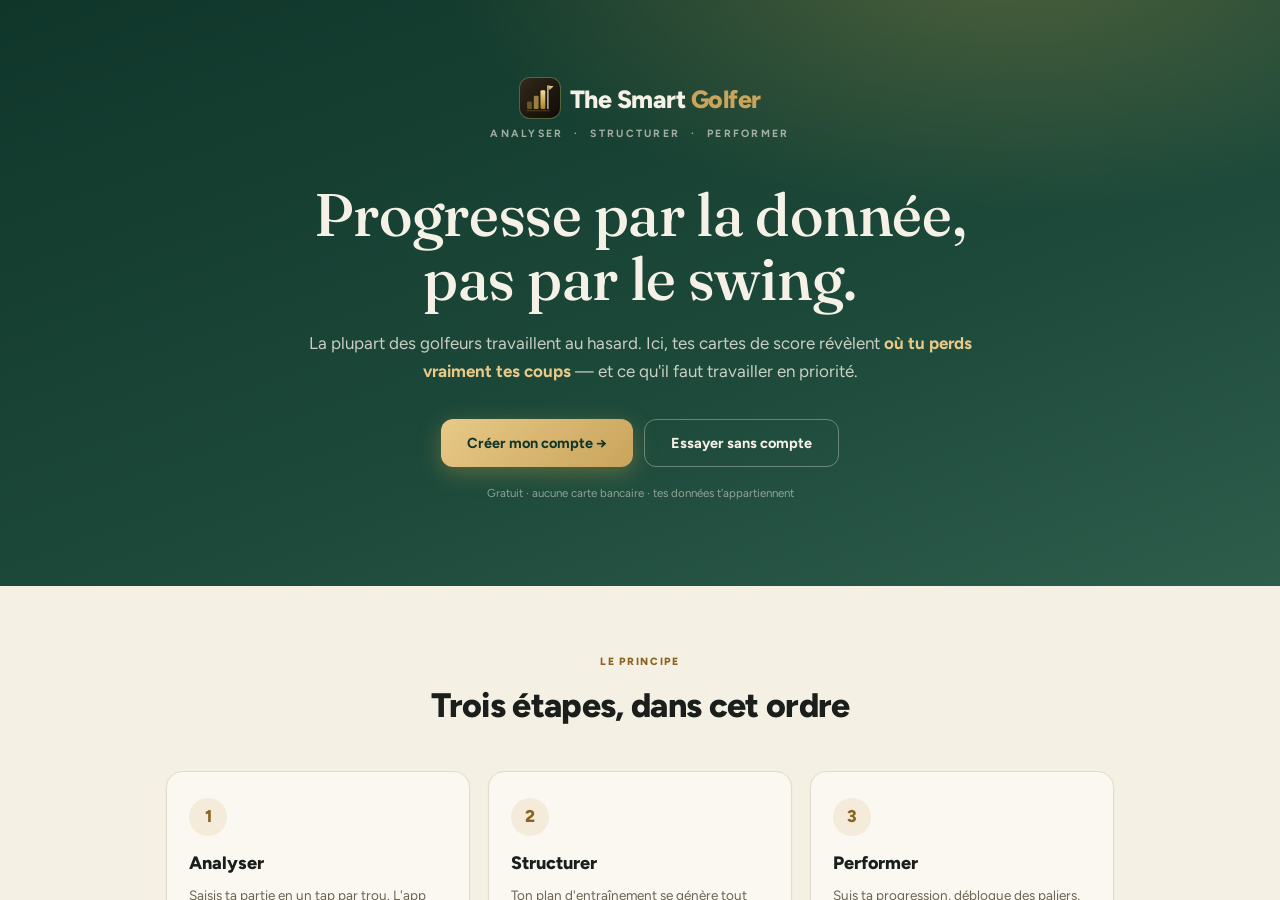
<file: index.html>
<!DOCTYPE html>
<html lang="fr">
<head>
  <meta charset="UTF-8">
  <meta name="viewport" content="width=device-width, initial-scale=1.0">
  <meta name="description" content="Progresse au golf par la donnée et les décisions, pas par le swing. Strokes Gained réels, saisie de carte en un tap, plan d'entraînement personnalisé.">

  <!-- Aperçu lors du partage du lien -->
  <meta property="og:type" content="website">
  <meta property="og:title" content="The Smart Golfer">
  <meta property="og:description" content="Progresse au golf par la donnée et les décisions, pas par le swing.">
  <meta property="og:site_name" content="The Smart Golfer">
  <!-- Image de l'aperçu quand on partage le lien (doit être une adresse absolue).
       ⚠️ À changer le jour où l'app aura son propre nom de domaine. -->
  <meta property="og:image" content="https://gaspard69400.github.io/the-smart-golfeur/icons/icon-512.png?v=104">
  <meta property="og:image:alt" content="Logo The Smart Golfer">
  <meta property="og:url" content="https://gaspard69400.github.io/the-smart-golfeur/">
  <meta property="og:locale" content="fr_FR">
  <meta name="twitter:card" content="summary">
  <meta name="twitter:image" content="https://gaspard69400.github.io/the-smart-golfeur/icons/icon-512.png?v=104">
  <title>The Smart Golfer</title>
  <link rel="icon" type="image/svg+xml" href="icons/logo.svg?v=104">
  <link rel="icon" type="image/png" sizes="192x192" href="icons/icon-192.png?v=104">

  <!-- PWA -->
  <link rel="manifest" href="manifest.json?v=104">
  <meta name="theme-color" content="#E9E1CC">
  <link rel="apple-touch-icon" href="icons/apple-touch-icon.png?v=104">
  <meta name="apple-mobile-web-app-capable" content="yes">
  <meta name="mobile-web-app-capable" content="yes">
  <meta name="apple-mobile-web-app-status-bar-style" content="default">
  <meta name="apple-mobile-web-app-title" content="Smart Golfer">

  <!-- Figtree (texte) + Fraunces (titres) — Google Fonts, style club-house S72 -->
  <link rel="preconnect" href="https://fonts.googleapis.com">
  <link rel="preconnect" href="https://fonts.gstatic.com" crossorigin>
  <!-- Chargée sans bloquer l'affichage : la page s'affiche tout de suite en police système, puis bascule -->
  <link rel="preload" as="style" href="https://fonts.googleapis.com/css2?family=Figtree:ital,wght@0,400;0,500;0,600;0,700;0,800;1,400&family=Fraunces:opsz,wght@9..144,500;9..144,600&display=swap" onload="this.onload=null;this.rel='stylesheet'">
  <noscript><link rel="stylesheet" href="https://fonts.googleapis.com/css2?family=Figtree:ital,wght@0,400;0,500;0,600;0,700;0,800;1,400&family=Fraunces:opsz,wght@9..144,500;9..144,600&display=swap"></noscript>


  <!-- Styles -->
  <link rel="stylesheet" href="css/style.css?v=104">
</head>
<body>


<!-- TOAST -->
<div class="toast" id="toast" role="status" aria-live="polite"></div>

<!-- ══════════════════════════════════
     PAGE D'ACCUEIL (1re visite)
══════════════════════════════════ -->
<div id="landing">

  <!-- Hero -->
  <section class="ld-hero">
    <div class="ld-inner">
      <div class="ld-brand"><img class="brand-logo ld-logo" src="icons/logo.svg?v=104" alt="" width="40" height="40">The Smart <span>Golfer</span></div>
      <div class="ld-tagline">Analyser &nbsp;&middot;&nbsp; Structurer &nbsp;&middot;&nbsp; Performer</div>

      <h1 class="ld-h1">Progresse par la donn&eacute;e,<br>pas par le swing.</h1>
      <p class="ld-lede">
        La plupart des golfeurs travaillent au hasard. Ici, tes cartes de score r&eacute;v&egrave;lent
        <strong>o&ugrave; tu perds vraiment tes coups</strong> &mdash; et ce qu'il faut travailler en priorit&eacute;.
      </p>

      <div class="ld-cta">
        <button class="ld-btn-gold" id="ld-signup">Cr&eacute;er mon compte &rarr;</button>
        <button class="ld-btn-ghost" id="ld-demo">Essayer sans compte</button>
      </div>
      <div class="ld-note">Gratuit &middot; aucune carte bancaire &middot; tes donn&eacute;es t'appartiennent</div>
    </div>
  </section>

  <!-- Les 3 piliers -->
  <section class="ld-sec">
    <div class="ld-inner">
      <div class="ld-eyebrow">Le principe</div>
      <h2 class="ld-h2">Trois &eacute;tapes, dans cet ordre</h2>
      <div class="ld-pillars">
        <div class="ld-pillar">
          <div class="ld-pillar-n">1</div>
          <h3>Analyser</h3>
          <p>Saisis ta partie en un tap par trou. L'app calcule tes <strong>Strokes Gained</strong> :
             combien de coups tu gagnes ou perds au d&eacute;part, &agrave; l'approche, au petit jeu et au putting.</p>
        </div>
        <div class="ld-pillar">
          <div class="ld-pillar-n">2</div>
          <h3>Structurer</h3>
          <p>Ton plan d'entra&icirc;nement se g&eacute;n&egrave;re tout seul depuis tes chiffres.
             Il te dit <strong>quoi travailler cette semaine</strong>, avec les exercices adapt&eacute;s &agrave; ton niveau.</p>
        </div>
        <div class="ld-pillar">
          <div class="ld-pillar-n">3</div>
          <h3>Performer</h3>
          <p>Suis ta progression, d&eacute;bloque des paliers, compare-toi &agrave; tes amis
             et pr&eacute;pare tes comp&eacute;titions <strong>avec ton coach</strong>.</p>
        </div>
      </div>
    </div>
  </section>

  <!-- Fonctionnalités -->
  <section class="ld-sec ld-sec-alt">
    <div class="ld-inner">
      <div class="ld-eyebrow">Ce que tu obtiens</div>
      <h2 class="ld-h2">Tout est d&eacute;j&agrave; l&agrave;</h2>
      <div class="ld-feats">
        <div class="ld-feat"><div class="ld-feat-i">&#9889;</div>
          <h4>Saisie en un tap</h4>
          <p>Birdie, par, bogey : un bouton par trou et on passe au suivant. Tu fermes l'app, elle reprend o&ugrave; tu en &eacute;tais.</p></div>
        <div class="ld-feat"><div class="ld-feat-i">&#128200;</div>
          <h4>Strokes Gained r&eacute;els</h4>
          <p>Compar&eacute;s aux bar&egrave;mes de ton niveau et ajust&eacute;s au rating de ton parcours. Pas une approximation.</p></div>
        <div class="ld-feat"><div class="ld-feat-i">&#127919;</div>
          <h4>Entra&icirc;nement sur mesure</h4>
          <p>Une biblioth&egrave;que d'exercices, et une s&eacute;lection choisie pour tes deux secteurs les plus faibles.</p></div>
        <div class="ld-feat"><div class="ld-feat-i">&#127942;</div>
          <h4>Troph&eacute;es &agrave; paliers</h4>
          <p>Du bronze &agrave; la l&eacute;gende. Chaque partie fait progresser ton niveau et d&eacute;bloque des paliers.</p></div>
        <div class="ld-feat"><div class="ld-feat-i">&#128101;</div>
          <h4>Groupes &amp; coach</h4>
          <p>Cr&eacute;e ton &eacute;quipe, compare tes stats, discute, et partage tes cartes avec ton coach.</p></div>
        <div class="ld-feat"><div class="ld-feat-i">&#128246;</div>
          <h4>Fonctionne hors-ligne</h4>
          <p>Pas de r&eacute;seau sur le parcours ? L'app tourne quand m&ecirc;me et se synchronise au retour.</p></div>
      </div>
    </div>
  </section>

  <!-- CTA final -->
  <section class="ld-sec ld-final">
    <div class="ld-inner">
      <h2 class="ld-h2">Ta prochaine partie m&eacute;rite mieux qu'un carnet.</h2>
      <p class="ld-lede-sm">Commence par une carte. D&egrave;s la premi&egrave;re, tu verras o&ugrave; partent tes coups.</p>
      <div class="ld-cta">
        <button class="ld-btn-gold" id="ld-signup-2">Cr&eacute;er mon compte &rarr;</button>
        <button class="ld-btn-ghost" id="ld-demo-2">Essayer sans compte</button>
      </div>
      <div class="ld-foot">
        The Smart Golfer &mdash; application en d&eacute;veloppement actif.<br>
        Tes retours fa&ccedil;onnent la suite.
      </div>
    </div>
  </section>

</div>

<!-- ══════════════════════════════════
     LOGIN SCREEN
══════════════════════════════════ -->
<div id="login-screen">
  <img class="brand-logo login-logo" src="icons/logo.svg?v=104" alt="" width="64" height="64">
  <div class="login-brand">The Smart <span>Golfer</span></div>
  <div class="login-tagline">Analyser &nbsp;&middot;&nbsp; Structurer &nbsp;&middot;&nbsp; Performer</div>

  <div class="login-card">
    <!-- ─── AUTH CLOUD (email + mot de passe) ─── -->
    <div id="auth-box">
      <div class="auth-tabs">
        <button class="auth-tab on" id="auth-tab-login" type="button">Se connecter</button>
        <button class="auth-tab" id="auth-tab-signup" type="button">Cr&eacute;er un compte</button>
      </div>

      <div id="auth-error" class="auth-error" style="display:none"></div>

      <!-- Connexion Google (OAuth) -->
      <button class="btn-google" id="auth-google" type="button">
        <svg class="btn-google-ico" viewBox="0 0 18 18" aria-hidden="true">
          <path fill="#4285F4" d="M17.64 9.2c0-.64-.06-1.25-.16-1.84H9v3.48h4.84a4.14 4.14 0 0 1-1.8 2.72v2.26h2.92c1.7-1.57 2.68-3.88 2.68-6.62z"/>
          <path fill="#34A853" d="M9 18c2.43 0 4.47-.81 5.96-2.18l-2.92-2.26c-.81.54-1.84.86-3.04.86-2.34 0-4.32-1.58-5.03-3.7H.96v2.33A9 9 0 0 0 9 18z"/>
          <path fill="#FBBC05" d="M3.97 10.71a5.4 5.4 0 0 1 0-3.42V4.96H.96a9 9 0 0 0 0 8.08l3.01-2.33z"/>
          <path fill="#EA4335" d="M9 3.58c1.32 0 2.5.45 3.44 1.35l2.58-2.58C13.46.89 11.43 0 9 0A9 9 0 0 0 .96 4.96l3.01 2.33C4.68 5.17 6.66 3.58 9 3.58z"/>
        </svg>
        <span>Continuer avec Google</span>
      </button>
      <div class="auth-or"><span>ou avec ton email</span></div>

      <div class="form-group auth-signup-only" style="display:none">
        <label class="form-label" for="auth-name">Pr&eacute;nom &amp; Nom</label>
        <input class="form-input" id="auth-name" type="text" placeholder="Ex: Pierre Martin" autocomplete="name">
      </div>
      <!-- Handicap et R&ocirc;le repli&eacute;s : l'app redemande le niveau apr&egrave;s coup, de fa&ccedil;on plus
           simple (score habituel) ; le r&ocirc;le par d&eacute;faut est "Joueur", et l'afficher en clair
           ("Head Coach" etc.) intrigue/pi&egrave;ge un d&eacute;butant qui teste l'app pour la 1re fois. -->
      <details class="qs-opt auth-signup-only" style="display:none">
        <summary>Options avanc&eacute;es (handicap, r&ocirc;le)</summary>
        <div class="qs-opt-body"><div class="form-row">
          <div class="form-group">
            <label class="form-label" for="auth-hcp">Handicap</label>
            <input class="form-input" id="auth-hcp" type="number" placeholder="14.2" step="0.1" min="0" max="54">
          </div>
          <div class="form-group">
            <label class="form-label" for="auth-role">R&ocirc;le</label>
            <select class="form-select" id="auth-role">
              <option value="player">Joueur</option>
              <option value="head">Head Coach</option>
              <option value="coach">Coach Assistant</option>
              <option value="captain">Capitaine</option>
            </select>
          </div>
        </div></div>
      </details>

      <div class="form-group">
        <label class="form-label" for="auth-email">Email</label>
        <input class="form-input" id="auth-email" type="email" placeholder="ton@email.com" autocomplete="email">
      </div>
      <div class="form-group">
        <label class="form-label" for="auth-password">Mot de passe</label>
        <input class="form-input" id="auth-password" type="password" placeholder="&bull;&bull;&bull;&bull;&bull;&bull;&bull;&bull;" autocomplete="current-password">
      </div>
      <button class="btn-login" id="auth-submit" type="button">Se connecter &rarr;</button>

      <button class="auth-guest-toggle" id="auth-guest-toggle" type="button">Essayer en mode d&eacute;mo (sans compte)</button>
    </div>

    <!-- ─── MODE DÉMO (local, sans compte) ─── -->
    <div id="guest-section" style="display:none">
      <div class="login-divider">Mode d&eacute;mo &mdash; local</div>
      <div class="login-card-sub">Choisissez un profil de d&eacute;mo ou cr&eacute;ez-en un local</div>
      <div id="profiles-list"></div>
      <div class="login-divider">ou cr&eacute;ez votre profil</div>
      <div class="form-group">
        <label class="form-label" for="inp-name">Pr&eacute;nom &amp; Nom</label>
        <input class="form-input" id="inp-name" type="text" placeholder="Ex: Pierre Martin" autocomplete="off">
      </div>
      <details class="qs-opt">
        <summary>Options avanc&eacute;es (handicap, r&ocirc;le)</summary>
        <div class="qs-opt-body"><div class="form-row">
          <div class="form-group">
            <label class="form-label" for="inp-hcp">Handicap</label>
            <input class="form-input" id="inp-hcp" type="number" placeholder="14.2" step="0.1" min="0" max="54">
          </div>
          <div class="form-group">
            <label class="form-label" for="inp-role">R&ocirc;le</label>
            <select class="form-select" id="inp-role">
              <option value="player">Joueur</option>
              <option value="head">Head Coach</option>
              <option value="coach">Coach Assistant</option>
              <option value="captain">Capitaine</option>
            </select>
          </div>
        </div></div>
      </details>
      <button class="btn-login" id="btn-enter">Entrer en mode d&eacute;mo &rarr;</button>
    </div>
  </div>
</div>

<!-- ══════════════════════════════════
     APPLICATION
══════════════════════════════════ -->
<div id="app">
  <a class="skip-link" href="#app-content">Aller au contenu</a>

  <nav class="topnav">
    <div class="nav-brand">
      <img class="nav-emblem nav-emblem-img" src="icons/logo.svg?v=104" alt="" width="30" height="30">
      <div class="nav-title">Smart <span>Golfer</span></div>
    </div>
    <div class="nav-tabs" id="nav-tabs"></div>
    <div class="nav-right">
      <div class="nav-hcp-block">
        <div class="nav-hcp-val" id="nav-hcp">&#8212;</div>
        <div class="nav-hcp-lbl">Hcp</div>
      </div>
      <div class="nav-user" id="nav-user" title="Cliquer pour se d&eacute;connecter">
        <div class="nav-user-av" id="nav-av"></div>
        <div>
          <div class="nav-user-name" id="nav-name">&#8212;</div>
          <div class="nav-role-badge" id="nav-role">&#8212;</div>
        </div>
      </div>
    </div>
  </nav>

  <main class="app-content" id="app-content" tabindex="-1"></main>

  <!-- Barre de navigation mobile (bas) -->
  <nav class="bottomnav" id="bottomnav"></nav>


</div>

<!-- Librairies servies en local : l'app fonctionne hors-ligne et sans CDN tiers.
     Chart.js (≈ 70 ko) n'est plus chargé au démarrage : tsgLoadChart() le charge au premier graphique. -->
<script src="vendor/supabase.min.js?v=104"></script>


  <!-- Scripts dans l'ordre de dépendance -->
  <script src="js/config.js?v=104"></script>
  <script src="js/supabaseClient.js?v=104"></script>
  <script src="js/data.js?v=104"></script>
  <script src="js/traininglib.js?v=104"></script>
  <script src="js/app.js?v=104"></script>
  <script src="js/safety.js?v=104"></script>
  <script src="js/polish.js?v=104"></script>
  <script src="js/install.js?v=104"></script>
  <script src="js/strokesgained.js?v=104"></script>
  <script src="js/beginner.js?v=104"></script>
  <script src="js/dashboard.js?v=104"></script>
  <script src="js/sectorlevels.js?v=104"></script>
  <script src="js/progress.js?v=104"></script>
  <script src="js/weather.js?v=104"></script>
  <script src="js/tees.js?v=104"></script>
  <script src="js/formats.js?v=104"></script>
  <script src="js/whs.js?v=104"></script>
  <script src="js/holenotes.js?v=104"></script>
  <script src="js/gameplan.js?v=104"></script>
  <script src="js/scorecard.js?v=104"></script>
  <script src="js/proscore.js?v=104"></script>
  <script src="js/quickscore.js?v=104"></script>
  <script src="js/celebrate.js?v=104"></script>
  <script src="js/sharecard.js?v=104"></script>
  <script src="js/radar.js?v=104"></script>
  <script src="js/puttingstats.js?v=104"></script>
  <script src="js/analyse.js?v=104"></script>
  <script src="js/insights.js?v=104"></script>
  <script src="js/sharedcourses.js?v=104"></script>
  <script src="js/courses.js?v=104"></script>
  <script src="js/training.js?v=104"></script>
  <script src="js/program.js?v=104"></script>
  <script src="js/winter.js?v=104"></script>
  <script src="js/coach.js?v=104"></script>
  <script src="js/groups.js?v=104"></script>
  <script src="js/groupchallenges.js?v=104"></script>
  <script src="js/leaderboard.js?v=104"></script>
  <script src="js/articles.js?v=104"></script>
  <script src="js/qrcode.js?v=104"></script>
  <script src="js/invite.js?v=104"></script>
  <script src="js/sharedgame.js?v=104"></script>
  <script src="js/community.js?v=104"></script>
  <script src="js/social.js?v=104"></script>
  <script src="js/friends.js?v=104"></script>
  <script src="js/profile.js?v=104"></script>
  <script src="js/myrounds.js?v=104"></script>
  <script src="js/entercard.js?v=104"></script>
  <script src="js/challenges.js?v=104"></script>
  <script src="js/traininglog.js?v=104"></script>
  <script src="js/coachplans.js?v=104"></script>
  <script src="js/wintermotiv.js?v=104"></script>
  <script src="js/streaks.js?v=104"></script>
  <script src="js/calendar.js?v=104"></script>
  <script src="js/chat.js?v=104"></script>
  <script src="js/auth.js?v=104"></script>
  <script src="js/account.js?v=104"></script>
  <script src="js/admin.js?v=104"></script>
  <script src="js/landing.js?v=104"></script>
  <script src="js/boot.js?v=104"></script>

  <!-- Enregistrement du Service Worker (PWA installable + hors-ligne) -->
  <script>
    if ('serviceWorker' in navigator) {
      window.addEventListener('load', function () {
        navigator.serviceWorker.register('sw.js?v=104').catch(function (e) {
          console.warn('[TSG] SW non enregistré:', e && e.message);
        });
      });
    }
  </script>
</body>
</html>
</file>
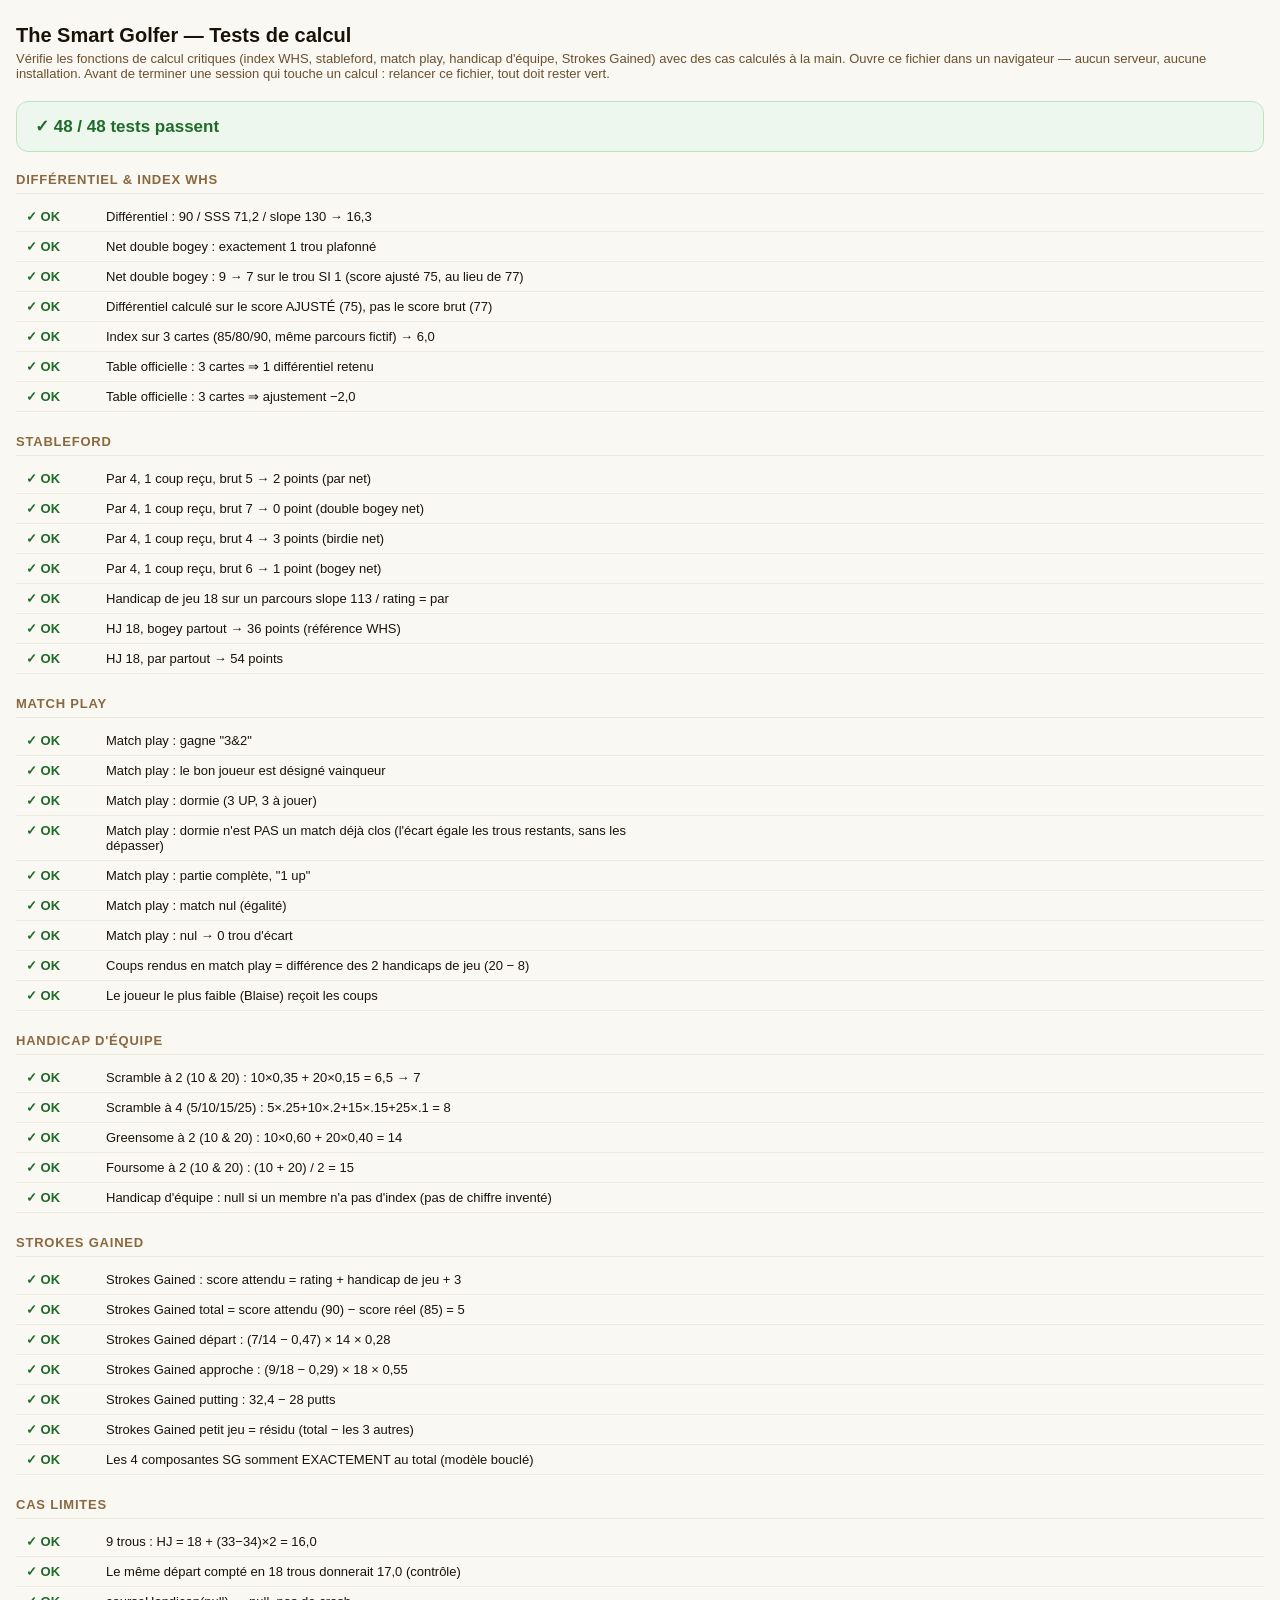
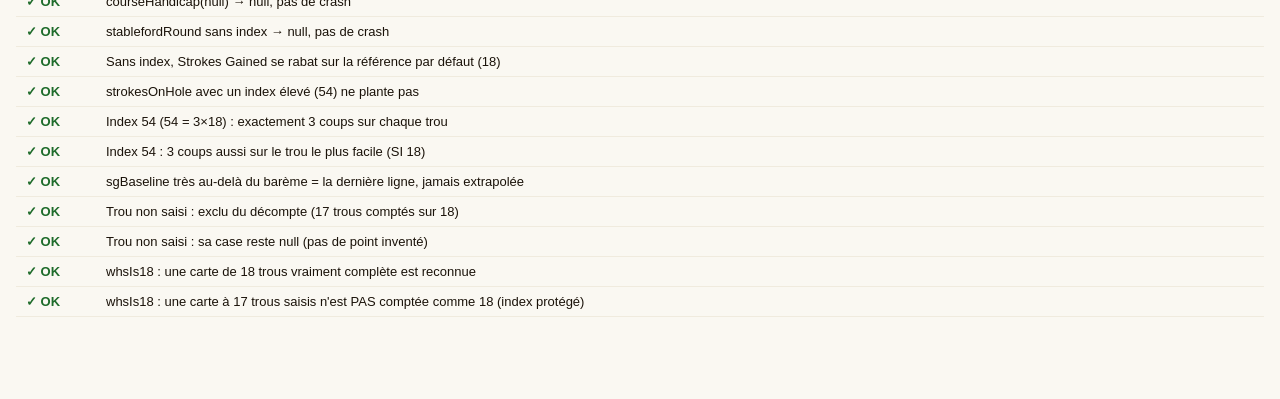
<file: tests.html>
<!doctype html>
<html lang="fr">
<head>
<meta charset="UTF-8">
<title>The Smart Golfer — Tests de calcul</title>
<style>
  body { font-family: -apple-system, 'Plus Jakarta Sans', Segoe UI, sans-serif; background: #FAF8F2; color: #1A1209; margin: 0; padding: 24px 16px 60px; }
  h1 { font-size: 20px; margin: 0 0 4px; }
  .sub { color: #6A5030; font-size: 13px; margin-bottom: 20px; }
  #summary { font-size: 17px; font-weight: 700; padding: 14px 18px; border-radius: 12px; margin-bottom: 20px; }
  #summary.ok   { background: #EEF7EE; color: #1E6B2A; border: 1px solid #bfe3c0; }
  #summary.fail { background: #FEF2F0; color: #9B2020; border: 1px solid #f3c6be; }
  .group { margin-bottom: 22px; }
  .group h2 { font-size: 13px; text-transform: uppercase; letter-spacing: .06em; color: #8A6840; border-bottom: 1px solid #EDE8DC; padding-bottom: 6px; margin-bottom: 8px; }
  table { width: 100%; border-collapse: collapse; font-size: 13px; }
  td { padding: 7px 10px; border-bottom: 1px solid #F0EBDE; vertical-align: top; }
  tr.pass td:first-child { color: #1E6B2A; }
  tr.fail { background: #FEF2F0; }
  tr.fail td:first-child { color: #9B2020; font-weight: 700; }
  .lbl { width: 46%; }
  .val { font-variant-numeric: tabular-nums; white-space: pre-wrap; font-family: ui-monospace, Menlo, monospace; font-size: 12px; color: #2E1E08; }
  .status { width: 60px; font-weight: 700; }
  #boot-error { background: #FEF2F0; border: 1px solid #f3c6be; color: #9B2020; padding: 14px 18px; border-radius: 12px; white-space: pre-wrap; font-family: ui-monospace, Menlo, monospace; font-size: 12px; }
</style>
</head>
<body>
<h1>The Smart Golfer — Tests de calcul</h1>
<div class="sub">
  Vérifie les fonctions de calcul critiques (index WHS, stableford, match play, handicap d'équipe, Strokes Gained)
  avec des cas calculés à la main. Ouvre ce fichier dans un navigateur — aucun serveur, aucune installation.
  Avant de terminer une session qui touche un calcul : relancer ce fichier, tout doit rester vert.
</div>
<div id="summary">Chargement…</div>
<div id="results"></div>

<!-- Les mêmes fichiers que l'app, dans le même ordre de dépendance. Rien d'autre : ce sont des fonctions
     pures (pas de DOM), donc pas besoin de charger l'app entière ni ses écrans. -->
<script src="js/data.js"></script>
<script src="js/app.js"></script>
<script src="js/formats.js"></script>
<script src="js/whs.js"></script>
<script src="js/strokesgained.js"></script>
<script src="js/sharedgame.js"></script>

<script>
/* ── Environnement propre : un historique WHS ou un parcours perso laissés par
   une précédente session fausserait les résultats attendus ci-dessous. ── */
try { localStorage.removeItem('tsg_whsHistory'); localStorage.removeItem('tsg_user_courses'); } catch (e) {}

/* ── Mini-framework de test (aucune dépendance externe) ── */
var GROUP = '';
var results = [];   // { group, label, pass, detail }

function group(name) { GROUP = name; }

function check(label, pass, detail) {
  results.push({ group: GROUP, label: label, pass: !!pass, detail: detail || '' });
}

/* Égalité numérique à une tolérance près (les calculs passent par des flottants) */
function eq(actual, expected, label, tol) {
  tol = (tol === undefined) ? 0.01 : tol;
  var pass = typeof actual === 'number' && typeof expected === 'number'
    ? Math.abs(actual - expected) <= tol
    : actual === expected;
  check(label, pass, 'attendu ' + JSON.stringify(expected) + ' — obtenu ' + JSON.stringify(actual));
}

function ok(label, pass, detail) { check(label, pass, detail); }

/* ════════════════════════════════════════════
   1) DIFFÉRENTIEL & INDEX WHS
   ════════════════════════════════════════════ */
group('Différentiel & index WHS');

// Cas de l'énoncé : score ajusté 90, SSS 71,2, slope 130 → 16,3
// (parcours inconnu de l'app ⇒ whsAdjustedGross utilise le score tel quel, sans plafond :
//  c'est le chemin réel emprunté par toute partie dont le parcours n'est plus sur l'appareil.)
(function () {
  var round = { score: 90, teeRating: 71.2, teeSlope: 130, scores: new Array(18).fill(4) };
  var d = whsDifferential(round, 18);
  eq(d && d.diff, 16.3, 'Différentiel : 90 / SSS 71,2 / slope 130 → 16,3');
})();

// Net double bogey : un 9 sur un par 4 avec 1 coup reçu est ramené à 7 avant le calcul
(function () {
  // Parcours réel (Lyon Salvagny, carte corrigée S75) : trou n°4 = par 4, SI 1 (le plus difficile).
  // teeRating=72=par du parcours et teeSlope=113 ⇒ handicap de jeu = index tel quel (ici 1),
  // donc exactement 1 coup rendu, uniquement sur le trou SI 1.
  var scores = [4,4,5,9,3,5,3,4,4,5,4,4,4,3,5,4,3,4];   // le par partout, sauf 9 au trou n°4 (index 3)
  var round = { courseId: 'golf-lyon-salvagny', teeRating: 72, teeSlope: 113, score: null, scores: scores };
  var adj = whsAdjustedGross(round, 1);
  eq(adj.capped, 1, 'Net double bogey : exactement 1 trou plafonné');
  eq(adj.asg, 75, 'Net double bogey : 9 → 7 sur le trou SI 1 (score ajusté 75, au lieu de 77)');

  round.score = 77;
  var d = whsDifferential(round, 1);
  eq(d.diff, 3.0, 'Différentiel calculé sur le score AJUSTÉ (75), pas le score brut (77)');
})();

// Index complet sur 3 cartes (minimum WHS) : 1 seul différentiel retenu, ajustement −2,0
(function () {
  function r(score, date) { return { score: score, teeRating: 72, teeSlope: 113, date: date, scores: new Array(18).fill(4) }; }
  var rounds = [r(85, '2026-09-01'), r(80, '2026-09-03'), r(90, '2026-09-05')];
  // Différentiels (parcours inconnu ⇒ asg = score) : 13,0 / 8,0 / 18,0 → meilleur = 8,0 ; −2,0 ⇒ index 6,0
  var res = whsCompute(rounds, 18);
  eq(res.index, 6.0, 'Index sur 3 cartes (85/80/90, même parcours fictif) → 6,0');
  eq(res.take, 1, 'Table officielle : 3 cartes ⇒ 1 différentiel retenu');
  eq(res.adj, -2.0, 'Table officielle : 3 cartes ⇒ ajustement −2,0');
})();

/* ════════════════════════════════════════════
   2) STABLEFORD
   ════════════════════════════════════════════ */
group('Stableford');

(function () {
  // Par 4, 1 coup reçu, score brut 5 → net 4 → par net → 2 points
  eq(stablefordPoints(5, 4, 1), 2, 'Par 4, 1 coup reçu, brut 5 → 2 points (par net)');
  // même trou, brut 7 → net 6 → double bogey net → 0 point
  eq(stablefordPoints(7, 4, 1), 0, 'Par 4, 1 coup reçu, brut 7 → 0 point (double bogey net)');
  // birdie net (3 points), bogey net (1 point) — au passage, pour couvrir tout le barème
  eq(stablefordPoints(4, 4, 1), 3, 'Par 4, 1 coup reçu, brut 4 → 3 points (birdie net)');
  eq(stablefordPoints(6, 4, 1), 1, 'Par 4, 1 coup reçu, brut 6 → 1 point (bogey net)');
})();

(function () {
  // Cas de référence historique (S35) : handicap de jeu 18, bogey partout → 36 points
  var course = { par_total: 72, trous: [] };
  for (var i = 1; i <= 18; i++) course.trous.push({ num: i, par: 4, si: i });
  var scores = new Array(18).fill(5);   // bogey sur un par 4 partout
  var res = stablefordRound(course, scores, 18, { rating: 72, slope: 113 });
  eq(res.ch, 18, 'Handicap de jeu 18 sur un parcours slope 113 / rating = par');
  eq(res.points, 36, 'HJ 18, bogey partout → 36 points (référence WHS)');

  var scoresPar = new Array(18).fill(4);
  var resPar = stablefordRound(course, scoresPar, 18, { rating: 72, slope: 113 });
  eq(resPar.points, 54, 'HJ 18, par partout → 54 points');
})();

/* ════════════════════════════════════════════
   3) MATCH PLAY
   ════════════════════════════════════════════ */
group('Match play');

function matchGame() {
  var trous = [];
  for (var i = 1; i <= 18; i++) trous.push({ num: i, par: 4, si: i });
  return { format: 'match', course: { par_total: 72, trous: trous }, tee: { rating: 72, slope: 113 } };
}
function matchPlayers(hcpA, hcpB) {
  return [{ name: 'Alex Un', hcp: hcpA, scores: new Array(18).fill(null) },
          { name: 'Blaise Deux', hcp: hcpB, scores: new Array(18).fill(null) }];
}

(function () {
  // Handicaps égaux (0 coup rendu) : A gagne les 3 premiers trous, puis tout est partagé
  // jusqu'au trou 16 → mené 3, il ne reste que 2 trous à jouer (3 > 2) ⇒ le match s'arrête : "3&2"
  var game = matchGame(), players = matchPlayers(10, 10);
  var s = players[0].scores, t = players[1].scores;
  for (var i = 0; i < 16; i++) { s[i] = (i < 3) ? 4 : 4; t[i] = (i < 3) ? 5 : 4; }
  var m = sgmMatch(game, players);
  eq(m.result, '3&2', 'Match play : gagne "3&2"');
  ok('Match play : le bon joueur est désigné vainqueur', m.leader === 0, m.text);
})();

(function () {
  // Même début (3 trous gagnés), mais seulement 15 trous joués (3 restants) : 3 = 3 restants ⇒ dormie
  var game = matchGame(), players = matchPlayers(10, 10);
  var s = players[0].scores, t = players[1].scores;
  for (var i = 0; i < 15; i++) { s[i] = 4; t[i] = (i < 3) ? 5 : 4; }
  var m = sgmMatch(game, players);
  ok('Match play : dormie (3 UP, 3 à jouer)', /dormie/.test(m.text), m.text);
  ok('Match play : dormie n\'est PAS un match déjà clos (l\'écart égale les trous restants, sans les dépasser)', m.closed === false, 'closed=' + m.closed);
})();

(function () {
  // 18 trous joués, A gagne exactement 1 trou net, le reste est partagé → "1 up"
  var game = matchGame(), players = matchPlayers(10, 10);
  var s = players[0].scores, t = players[1].scores;
  for (var i = 0; i < 18; i++) { s[i] = 4; t[i] = (i === 0) ? 5 : 4; }
  var m = sgmMatch(game, players);
  eq(m.result, '1 up', 'Match play : partie complète, "1 up"');
})();

(function () {
  // 18 trous joués, tout est partagé → égalité
  var game = matchGame(), players = matchPlayers(10, 10);
  var s = players[0].scores, t = players[1].scores;
  for (var i = 0; i < 18; i++) { s[i] = 4; t[i] = 4; }
  var m = sgmMatch(game, players);
  ok('Match play : match nul (égalité)', /nul|égalité/.test(m.text), m.text);
  eq(m.lead, 0, 'Match play : nul → 0 trou d\'écart');
})();

(function () {
  // Handicaps différents : le moins bon reçoit la DIFFÉRENCE des handicaps de jeu
  var game = matchGame(), players = matchPlayers(8, 20);   // écart de 12
  var al = sgmMatchAllowance(game, players);
  eq(al.strokes, 12, 'Coups rendus en match play = différence des 2 handicaps de jeu (20 − 8)');
  eq(al.receiver, 1, 'Le joueur le plus faible (Blaise) reçoit les coups');
})();

/* ════════════════════════════════════════════
   4) HANDICAP D'ÉQUIPE (scramble / greensome / foursome)
   ════════════════════════════════════════════ */
group('Handicap d\'équipe');

(function () {
  // slope 113 / rating = par ⇒ le handicap de jeu de chaque joueur = son index tel quel
  var game = { format: 'scramble', course: { par_total: 72, trous: new Array(18).fill({ par: 4 }) }, tee: { rating: 72, slope: 113 } };
  var members2 = [{ hcp: 10 }, { hcp: 20 }];   // triés 10 puis 20 ⇒ 35 % + 15 %
  eq(sgmTeamHcp(game, members2), 7, 'Scramble à 2 (10 & 20) : 10×0,35 + 20×0,15 = 6,5 → 7');

  var members4 = [{ hcp: 25 }, { hcp: 5 }, { hcp: 15 }, { hcp: 10 }];   // triés 5,10,15,25
  eq(sgmTeamHcp(game, members4), 8, 'Scramble à 4 (5/10/15/25) : 5×.25+10×.2+15×.15+25×.1 = 8');

  var gameG = { format: 'greensome', course: game.course, tee: game.tee };
  eq(sgmTeamHcp(gameG, members2), 14, 'Greensome à 2 (10 & 20) : 10×0,60 + 20×0,40 = 14');

  var gameF = { format: 'foursome', course: game.course, tee: game.tee };
  eq(sgmTeamHcp(gameF, members2), 15, 'Foursome à 2 (10 & 20) : (10 + 20) / 2 = 15');

  var membersMissing = [{ hcp: 10 }, { hcp: null }];
  ok('Handicap d\'équipe : null si un membre n\'a pas d\'index (pas de chiffre inventé)',
     sgmTeamHcp(game, membersMissing) === null);
})();

/* ════════════════════════════════════════════
   5) STROKES GAINED
   ════════════════════════════════════════════ */
group('Strokes Gained');

(function () {
  // Index 15 exactement (barème officiel, pas d'interpolation) : score 88, fir .47, gir .29, putts 32.4
  // Parcours neutre (rating=par, slope=113) ⇒ handicap de jeu = 15 ⇒ score attendu = 72+15+3 = 90
  var round = { score: 85, teeRating: 72, teeSlope: 113, firTotal: 14, fir: 7, gir: 9, putts: 28 };
  var sg = sgComputeRound(round, 15);
  eq(sg.expected, 90, 'Strokes Gained : score attendu = rating + handicap de jeu + 3');
  eq(sg.sg_total, 5, 'Strokes Gained total = score attendu (90) − score réel (85) = 5');
  eq(sg.sg_tee, 0.12, 'Strokes Gained départ : (7/14 − 0,47) × 14 × 0,28');
  eq(sg.sg_app, 2.08, 'Strokes Gained approche : (9/18 − 0,29) × 18 × 0,55');
  eq(sg.sg_putt, 4.4, 'Strokes Gained putting : 32,4 − 28 putts');
  eq(sg.sg_arg, -1.6, 'Strokes Gained petit jeu = résidu (total − les 3 autres)');
  var sum = Math.round((sg.sg_tee + sg.sg_app + sg.sg_arg + sg.sg_putt) * 100) / 100;
  eq(sum, sg.sg_total, 'Les 4 composantes SG somment EXACTEMENT au total (modèle bouclé)');
})();

/* ════════════════════════════════════════════
   6) CAS LIMITES
   ════════════════════════════════════════════ */
group('Cas limites');

(function () {
  // Partie de 9 trous : le rating et le par comptent double (équivalent 18 trous)
  eq(courseHandicap(18, 113, 33, 34, 9), 16.0, '9 trous : HJ = 18 + (33−34)×2 = 16,0');
  eq(courseHandicap(18, 113, 33, 34, 18), 17.0, 'Le même départ compté en 18 trous donnerait 17,0 (contrôle)');
})();

(function () {
  // Joueur sans index : les fonctions renvoient null (pas de chiffre inventé), jamais de crash
  ok('courseHandicap(null) → null, pas de crash', courseHandicap(null, 113, 72, 72) === null);
  var course = { par_total: 72, trous: [{ num: 1, par: 4, si: 1 }] };
  ok('stablefordRound sans index → null, pas de crash', stablefordRound(course, [4], null, {}) === null);
  // sgComputeRound sans index doit se comporter EXACTEMENT comme avec l'index par défaut (18)
  var round = { score: 90, teeRating: 72, teeSlope: 113, firTotal: 14, fir: 7, gir: 8, putts: 32 };
  var withNull = sgComputeRound(round, null);
  var withDefault = sgComputeRound(round, 18);
  eq(withNull.sg_total, withDefault.sg_total, 'Sans index, Strokes Gained se rabat sur la référence par défaut (18)');
})();

(function () {
  // Index très élevé (débutant) : pas de crash, coups rendus bornés et cohérents
  ok('strokesOnHole avec un index élevé (54) ne plante pas', typeof strokesOnHole(54, 1) === 'number');
  eq(strokesOnHole(54, 1), 3, 'Index 54 (54 = 3×18) : exactement 3 coups sur chaque trou');
  eq(strokesOnHole(54, 18), 3, 'Index 54 : 3 coups aussi sur le trou le plus facile (SI 18)');
  // sgBaseline ne doit jamais extrapoler au-delà de sa dernière ligne, quel que soit l'index demandé
  var top = SG_BENCHMARKS[SG_BENCHMARKS.length - 1];
  var far = sgBaseline(top.hcp + 500);
  eq(far.score, top.score, 'sgBaseline très au-delà du barème = la dernière ligne, jamais extrapolée');
})();

(function () {
  // Trou non saisi au milieu d'une partie : ni crash, ni chiffre inventé sur ce trou
  var course = { par_total: 72, trous: [] };
  for (var i = 1; i <= 18; i++) course.trous.push({ num: i, par: 4, si: i });
  var scores = new Array(18).fill(4);
  scores[9] = null;   // le 10e trou n'a pas été saisi
  var res = stablefordRound(course, scores, 18, { rating: 72, slope: 113 });
  eq(res.holes, 17, 'Trou non saisi : exclu du décompte (17 trous comptés sur 18)');
  ok('Trou non saisi : sa case reste null (pas de point inventé)', res.byHole[9] === null);

  var round18 = { scores: scores.slice() };
  round18.scores[9] = 4;   // on complète : 18 vrais scores
  ok('whsIs18 : une carte de 18 trous vraiment complète est reconnue', whsIs18(round18) === true);
  var round17 = { scores: scores };   // 17 saisis + 1 trou vide
  ok('whsIs18 : une carte à 17 trous saisis n\'est PAS comptée comme 18 (index protégé)', whsIs18(round17) === false);
})();

/* ════════════════════════════════════════════
   AFFICHAGE
   ════════════════════════════════════════════ */
function render() {
  var byGroup = {};
  var order = [];
  results.forEach(function (r) {
    if (!byGroup[r.group]) { byGroup[r.group] = []; order.push(r.group); }
    byGroup[r.group].push(r);
  });
  var host = document.getElementById('results');
  host.innerHTML = order.map(function (g) {
    var rows = byGroup[g].map(function (r) {
      return '<tr class="' + (r.pass ? 'pass' : 'fail') + '">'
        + '<td class="status">' + (r.pass ? '✓ OK' : '✗ ÉCHEC') + '</td>'
        + '<td class="lbl">' + r.label + '</td>'
        + '<td class="val">' + (r.pass ? '' : r.detail) + '</td>'
        + '</tr>';
    }).join('');
    return '<div class="group"><h2>' + g + '</h2><table>' + rows + '</table></div>';
  }).join('');

  var total = results.length, passed = results.filter(function (r) { return r.pass; }).length;
  var summary = document.getElementById('summary');
  summary.className = (passed === total) ? 'ok' : 'fail';
  summary.textContent = (passed === total)
    ? '✓ ' + total + ' / ' + total + ' tests passent'
    : '✗ ' + (total - passed) + ' test(s) en échec sur ' + total;
}
render();
</script>
</body>
</html>
</file>
<file: css/style.css>
/* ════════════════════════════════════════════
 * THE SMART GOLFER — style.css
 * Tous les styles de l'application
 * Design : Option 7 Premium Épuré
 * ════════════════════════════════════════════ */


/* Figtree chargé via <link> dans index.html */
*, *::before, *::after { box-sizing: border-box; margin: 0; padding: 0; }

/* ─────────────────────────────────────────
   OPTION 7 — PREMIUM ÉPURÉ
   Police    : Figtree
   Fond      : Crème chaud #FEFCF8 / #FAF8F2
   Accent    : Or #C9A84C / #A8851E
   Nuit      : Brun sombre #1A1209
   Vert      : Golf #2D7D3A
   Texte     : #1A1209 / #5A4A2A / #A89878
───────────────────────────────────────── */

:root {
  /* Couleur signature */
  --gold:      #C9A84C;
  --gold-l:    #E8C96A;
  --gold-d:    #A8851E;
  --gold-dim:  rgba(201,168,76,0.10);
  --gold-dim2: rgba(201,168,76,0.06);

  /* Fonds crème */
  --bg:        #FEFCF8;
  --bg2:       #FAF8F2;
  --bg3:       #F5F1E8;
  --bg4:       #EDE8DC;

  /* Brun nuit (headers, accents sombres) */
  --night:     #1A1209;
  --night2:    #2E2010;
  --night3:    #3D2E1A;

  /* Blanc pur (cartes) */
  --white:     #FFFFFF;

  /* Textes */
  --tx:        #1A1209;
  --tx2:       #2E1E08;
  --tx3:       #6A5030;
  --tx4:       #8A6840;

  /* Vert golf */
  --ok:        #1E6B2A;
  --ok2:       #2D7D3A;
  --ok3:       #4FA85A;
  --ok-bg:     #EEF7EE;
  --ok-bg2:    rgba(45,125,58,0.08);

  /* Rouge */
  --ng:        #9B2020;
  --ng2:       #C0392B;
  --ng3:       #E04040;
  --ng-bg:     #FEF2F0;

  /* Orange */
  --wn:        #C45E0A;
  --wn2:       #E07020;
  --wn-bg:     #FEF5EC;

  /* Bordures */
  --bd:        rgba(168,133,30,0.18);
  --bd2:       rgba(168,133,30,0.10);
  --bd3:       rgba(11,38,29,0.06);
  --bd-card:   #EDE8DC;

  /* Ombres légères */
  --shadow-sm: 0 1px 3px rgba(11,38,29,0.06);
  --shadow-md: 0 2px 8px rgba(11,38,29,0.08);

  /* Sans ça, un appareil réglé en sombre assombrit boutons et champs */
  color-scheme: light;
}

/* ════════════════════════════════════════════
   MODE SOMBRE (Session 28)
   Les mêmes jetons, redéfinis. Toute l'app étant construite
   sur ces variables, le thème bascule d'un bloc.
   · [data-theme="dark"]  → choix explicite de l'utilisateur
   · [data-theme="auto"]  → suit le réglage du système
════════════════════════════════════════════ */
:root[data-theme="dark"] {
  --gold:      #E0C468;
  --gold-l:    #F2DE9C;
  --gold-d:    #EBD290;
  --gold-dim:  rgba(224,196,104,0.16);
  --gold-dim2: rgba(224,196,104,0.08);

  --bg:        #14100A;
  --bg2:       #1A150D;
  --bg3:       #232019;
  --bg4:       #2E2818;

  --night:     #0E0B06;
  --night2:    #1C1509;
  --night3:    #2B2113;

  --white:     #1E1810;

  --tx:        #F5EFE3;
  --tx2:       #E2D8C6;
  --tx3:       #A2937A;
  --tx4:       #8B7C64;

  --ok:        #7FD08A;
  --ok2:       #6FBF7A;
  --ok3:       #58A863;
  --ok-bg:     rgba(111,191,122,0.13);
  --ok-bg2:    rgba(111,191,122,0.09);

  --ng:        #F08585;
  --ng2:       #E06A6A;
  --ng3:       #C85454;
  --ng-bg:     rgba(240,133,133,0.13);

  --wn:        #EDA95C;
  --wn2:       #D9924A;
  --wn-bg:     rgba(237,169,92,0.13);

  --bd:        rgba(224,196,104,0.22);
  --bd2:       rgba(224,196,104,0.12);
  --bd3:       rgba(245,239,227,0.08);
  --bd-card:   #2E2818;

  --shadow-sm: 0 1px 3px rgba(0,0,0,0.45);
  --shadow-md: 0 4px 14px rgba(0,0,0,0.55);

  color-scheme: dark;
}

@media (prefers-color-scheme: dark) {
  /* ════════════════════════════════════════════
     MODE SOMBRE (Session 28)
     Les mêmes jetons, redéfinis. Toute l'app étant construite
     sur ces variables, le thème bascule d'un bloc.
     · [data-theme="dark"]  → choix explicite de l'utilisateur
     · [data-theme="auto"]  → suit le réglage du système
  ════════════════════════════════════════════ */
  :root[data-theme="auto"] {
    --gold:      #E0C468;
    --gold-l:    #F2DE9C;
    --gold-d:    #EBD290;
    --gold-dim:  rgba(224,196,104,0.16);
    --gold-dim2: rgba(224,196,104,0.08);

    --bg:        #14100A;
    --bg2:       #1A150D;
    --bg3:       #232019;
    --bg4:       #2E2818;

    --night:     #0E0B06;
    --night2:    #1C1509;
    --night3:    #2B2113;

    --white:     #1E1810;

    --tx:        #F5EFE3;
    --tx2:       #E2D8C6;
    --tx3:       #A2937A;
    --tx4:       #8B7C64;

    --ok:        #7FD08A;
    --ok2:       #6FBF7A;
    --ok3:       #58A863;
    --ok-bg:     rgba(111,191,122,0.13);
    --ok-bg2:    rgba(111,191,122,0.09);

    --ng:        #F08585;
    --ng2:       #E06A6A;
    --ng3:       #C85454;
    --ng-bg:     rgba(240,133,133,0.13);

    --wn:        #EDA95C;
    --wn2:       #D9924A;
    --wn-bg:     rgba(237,169,92,0.13);

    --bd:        rgba(224,196,104,0.22);
    --bd2:       rgba(224,196,104,0.12);
    --bd3:       rgba(245,239,227,0.08);
    --bd-card:   #2E2818;

    --shadow-sm: 0 1px 3px rgba(0,0,0,0.45);
    --shadow-md: 0 4px 14px rgba(0,0,0,0.55);

    color-scheme: dark;
  }
}

html, body {
  height: 100%;
  background: var(--bg);
  color: var(--tx);
  font-family: 'Figtree', sans-serif;
  font-size: 13px;
  line-height: 1.5;
  -webkit-font-smoothing: antialiased;
}

/* ─── LOGIN SCREEN ─── */
#login-screen {
  min-height: 100vh;
  display: flex;
  align-items: center;
  justify-content: center;
  flex-direction: column;
  padding: 20px;
  background: var(--bg);
}

.login-brand {
  font-family: 'Figtree', sans-serif;
  font-size: 42px;
  font-weight: 700;
  color: var(--tx);
  letter-spacing: -1.5px;
  text-align: center;
  margin-bottom: 4px;
}

.login-brand span { color: var(--gold); }

.login-tagline {
  font-size: 11px;
  color: var(--tx3);
  text-transform: uppercase;
  letter-spacing: 0.18em;
  text-align: center;
  margin-bottom: 44px;
  font-weight: 500;
}

.login-card {
  background: var(--white);
  border: 1px solid var(--bd-card);
  border-radius: 16px;
  padding: 32px 36px;
  width: 100%;
  max-width: 420px;
  box-shadow: var(--shadow-md);
}

.login-card-title {
  font-size: 20px;
  font-weight: 600;
  color: var(--tx);
  margin-bottom: 3px;
  letter-spacing: -0.3px;
}

.login-card-sub {
  font-size: 12px;
  color: var(--tx3);
  margin-bottom: 22px;
}

/* ─── PROFILE BUTTONS ─── */
#profiles-list {
  display: flex;
  flex-direction: column;
  gap: 8px;
  margin-bottom: 22px;
}

.profile-btn {
  display: flex;
  align-items: center;
  gap: 13px;
  padding: 12px 14px;
  background: var(--bg);
  border: 1px solid var(--bd-card);
  border-radius: 12px;
  cursor: pointer;
  transition: border-color 0.18s, background 0.18s, box-shadow 0.18s;
  text-align: left;
  width: 100%;
}

.profile-btn:hover {
  border-color: var(--gold);
  background: var(--gold-dim2);
  box-shadow: var(--shadow-sm);
}

.profile-btn.selected {
  border-color: var(--gold);
  background: var(--gold-dim);
  box-shadow: 0 0 0 3px rgba(201,168,76,0.12);
}

.profile-avatar {
  width: 40px;
  height: 40px;
  border-radius: 50%;
  display: flex;
  align-items: center;
  justify-content: center;
  font-size: 14px;
  font-weight: 700;
  flex-shrink: 0;
  letter-spacing: -0.5px;
}

.profile-info { flex: 1; }

.profile-name {
  font-size: 13px;
  font-weight: 600;
  color: var(--tx);
  margin-bottom: 2px;
  letter-spacing: -0.2px;
}

.profile-role {
  font-size: 11px;
  color: var(--tx3);
  font-weight: 400;
}

/* ─── DIVIDER ─── */
.login-divider {
  text-align: center;
  font-size: 11px;
  color: var(--tx4);
  letter-spacing: 0.08em;
  text-transform: uppercase;
  font-weight: 500;
  margin: 20px 0;
  position: relative;
}

.login-divider::before,
.login-divider::after {
  content: '';
  position: absolute;
  top: 50%;
  width: 34%;
  height: 1px;
  background: var(--bd-card);
}
.login-divider::before { left: 0; }
.login-divider::after  { right: 0; }

/* ─── FORM ─── */
.form-row {
  display: grid;
  grid-template-columns: 1fr 1fr;
  gap: 10px;
  margin-bottom: 10px;
}

.form-group {
  display: flex;
  flex-direction: column;
  gap: 5px;
  margin-bottom: 10px;
}

.form-label {
  font-size: 11px;
  font-weight: 600;
  letter-spacing: 0.06em;
  text-transform: uppercase;
  color: var(--tx3);
}

.form-input,
.form-select {
  background: var(--bg);
  border: 1px solid var(--bd-card);
  border-radius: 10px;
  padding: 9px 12px;
  color: var(--tx);
  font-family: 'Figtree', sans-serif;
  font-size: 13px;
  font-weight: 400;
  outline: none;
  transition: border-color 0.15s, box-shadow 0.15s;
  width: 100%;
}

.form-input:focus,
.form-select:focus {
  border-color: var(--gold);
  box-shadow: 0 0 0 3px rgba(201,168,76,0.12);
}

.form-input::placeholder { color: var(--tx4); }
.form-select { cursor: pointer; appearance: none; }

/* ─── LOGIN BUTTON ─── */
.btn-login {
  width: 100%;
  background: var(--gold);
  color: var(--night);
  border: none;
  border-radius: 10px;
  padding: 12px;
  font-size: 13px;
  font-weight: 700;
  letter-spacing: 0.04em;
  cursor: pointer;
  font-family: 'Figtree', sans-serif;
  transition: background 0.15s, transform 0.1s;
  margin-top: 14px;
}

.btn-login:hover  { background: var(--gold-l); }
.btn-login:active { transform: scale(0.99); }

/* ─── APP SHELL ─── */
#app {
  display: none;
  min-height: 100vh;
  flex-direction: column;
}

#app.visible { display: flex; }

/* ─── TOP NAV ─── */
.topnav {
  height: 56px;
  background: var(--white);
  border-bottom: 1px solid var(--bd-card);
  display: flex;
  align-items: center;
  flex-shrink: 0;
  position: sticky;
  top: 0;
  z-index: 100;
  box-shadow: var(--shadow-sm);
}

.nav-brand {
  padding: 0 22px;
  display: flex;
  align-items: center;
  gap: 10px;
  border-right: 1px solid var(--bd3);
  height: 100%;
  flex-shrink: 0;
}

.nav-emblem {
  width: 30px;
  height: 30px;
  background: var(--gold);
  border-radius: 8px;
  display: flex;
  align-items: center;
  justify-content: center;
  font-size: 14px;
  color: var(--night);
  flex-shrink: 0;
}

.nav-title {
  font-size: 16px;
  font-weight: 700;
  color: var(--tx);
  letter-spacing: -0.5px;
}

.nav-title span { color: var(--gold-d); }

.nav-tabs {
  display: flex;
  height: 100%;
  flex: 1;
  overflow-x: auto;
  padding: 0 6px;
}

.nav-tabs::-webkit-scrollbar { display: none; }

.nav-tab {
  display: flex;
  align-items: center;
  gap: 6px;
  padding: 0 16px;
  cursor: pointer;
  font-size: 12px;
  font-weight: 500;
  letter-spacing: 0.01em;
  color: var(--tx3);
  border: none;
  background: none;
  font-family: 'Figtree', sans-serif;
  white-space: nowrap;
  border-bottom: 2px solid transparent;
  transition: color 0.15s, border-color 0.15s;
  flex-shrink: 0;
  height: 100%;
}

.nav-tab:hover { color: var(--tx); }

.nav-tab.active {
  color: var(--gold-d);
  border-bottom-color: var(--gold);
  font-weight: 600;
}

.nav-tab-icon {
  font-size: 14px;
  opacity: 0.6;
  transition: opacity 0.15s;
}

.nav-tab.active .nav-tab-icon { opacity: 1; }

.nav-right {
  padding: 0 18px;
  display: flex;
  align-items: center;
  gap: 14px;
  border-left: 1px solid var(--bd3);
  height: 100%;
  flex-shrink: 0;
  margin-left: auto;
}

.nav-hcp-block { text-align: right; }

.nav-hcp-val {
  font-size: 18px;
  font-weight: 700;
  color: var(--gold-d);
  line-height: 1;
  letter-spacing: -0.5px;
}

.nav-hcp-lbl {
  font-size: 9px;
  color: var(--tx3);
  text-transform: uppercase;
  letter-spacing: 0.1em;
  font-weight: 600;
}

.nav-user {
  display: flex;
  align-items: center;
  gap: 9px;
  cursor: pointer;
  padding: 6px 10px;
  border-radius: 10px;
  border: 1px solid transparent;
  transition: background 0.15s, border-color 0.15s;
}

.nav-user:hover {
  background: var(--bg);
  border-color: var(--bd-card);
}

.nav-user-av {
  width: 32px;
  height: 32px;
  border-radius: 50%;
  display: flex;
  align-items: center;
  justify-content: center;
  font-size: 12px;
  font-weight: 700;
  flex-shrink: 0;
}

.nav-user-name {
  font-size: 12px;
  font-weight: 500;
  color: var(--tx);
}

.nav-role-badge {
  font-size: 10px;
  font-weight: 600;
  padding: 2px 9px;
  border-radius: 20px;
  letter-spacing: 0.03em;
}

.role-head    { background: #FDF5E4; color: #8A6200; border: 1px solid #F0D880; }
.role-coach   { background: var(--gold-dim); color: var(--gold-d); border: 1px solid rgba(201,168,76,0.3); }
.role-captain { background: #EEF4FF; color: #2855A0; border: 1px solid #C0D4FF; }
.role-player  { background: var(--ok-bg); color: var(--ok2); border: 1px solid rgba(45,125,58,0.25); }

/* ─── CONTENT AREA ─── */
.app-content { flex: 1; overflow-y: auto; background: var(--bg); }
.app-content::-webkit-scrollbar { width: 4px; }
.app-content::-webkit-scrollbar-thumb { background: var(--bd-card); border-radius: 2px; }

.app-page {
  display: none;
  padding: 28px 32px;
  min-height: calc(100vh - 56px);
}

.app-page.active { display: block; }

/* ─── TOAST ─── */
.toast {
  position: fixed;
  bottom: 24px;
  right: 24px;
  background: var(--night);
  border-radius: 10px;
  padding: 11px 18px;
  font-size: 12px;
  font-weight: 500;
  color: var(--bg);
  opacity: 0;
  transform: translateY(8px);
  transition: opacity 0.2s, transform 0.2s;
  pointer-events: none;
  z-index: 999;
  max-width: 320px;
  box-shadow: var(--shadow-md);
}

.toast.show { opacity: 1; transform: translateY(0); }

/* ─── COMING SOON ─── */
.welcome-hero {
  text-align: center;
  padding: 60px 20px;
  max-width: 560px;
  margin: 0 auto;
}

.welcome-hero h1 {
  font-size: 32px;
  font-weight: 700;
  color: var(--tx);
  letter-spacing: -1px;
  margin-bottom: 12px;
}

.welcome-hero p {
  font-size: 13px;
  color: var(--tx3);
  line-height: 1.7;
  margin-bottom: 32px;
}

.welcome-stats {
  display: grid;
  grid-template-columns: repeat(3, 1fr);
  gap: 12px;
  margin-top: 36px;
}

.wstat {
  background: var(--white);
  border: 1px solid var(--bd-card);
  border-radius: 14px;
  padding: 18px 12px;
  text-align: center;
  box-shadow: var(--shadow-sm);
}

.wstat-val {
  font-size: 30px;
  font-weight: 700;
  color: var(--gold-d);
  line-height: 1;
  letter-spacing: -1px;
  margin-bottom: 6px;
}

.wstat-lbl {
  font-size: 11px;
  color: var(--tx3);
  text-transform: uppercase;
  letter-spacing: 0.08em;
  font-weight: 500;
}

.coming-soon {
  display: flex;
  flex-direction: column;
  align-items: center;
  justify-content: center;
  min-height: 400px;
  gap: 14px;
  text-align: center;
}

.coming-soon-icon { font-size: 32px; opacity: 0.2; }

.coming-soon h3 {
  font-size: 20px;
  font-weight: 600;
  color: var(--tx2);
  letter-spacing: -0.3px;
}

.coming-soon p {
  font-size: 12px;
  color: var(--tx3);
  line-height: 1.6;
  max-width: 260px;
}

/* ─── SCROLLBAR ─── */
::-webkit-scrollbar { width: 4px; height: 4px; }
::-webkit-scrollbar-track { background: var(--bg3); }
::-webkit-scrollbar-thumb { background: var(--bd-card); border-radius: 2px; }


/* ════════════════════════════════════
   DASHBOARD — SESSION 2 · Option 7
════════════════════════════════════ */

.dash-wrap { display: flex; flex-direction: column; gap: 20px; }

/* Header */
.dash-header {
  display: flex;
  align-items: flex-end;
  justify-content: space-between;
  flex-wrap: wrap;
  gap: 12px;
  padding-bottom: 4px;
}

.dash-greeting {
  font-size: 28px;
  font-weight: 700;
  color: var(--tx);
  line-height: 1;
  margin-bottom: 5px;
  letter-spacing: -1px;
}

.dash-meta {
  font-size: 11px;
  color: var(--tx3);
  font-weight: 500;
  text-transform: uppercase;
  letter-spacing: 0.08em;
}

/* Buttons */
.dash-btn {
  padding: 8px 18px;
  border-radius: 10px;
  cursor: pointer;
  font-size: 12px;
  font-weight: 600;
  font-family: 'Figtree', sans-serif;
  transition: background-color 0.15s, color 0.15s, border-color 0.15s, box-shadow 0.15s, transform 0.15s, opacity 0.15s;
  border: 1px solid;
  display: inline-flex;
  align-items: center;
  gap: 5px;
}

.dash-btn-gold {
  background: var(--gold);
  color: var(--night);
  border-color: var(--gold);
}

.dash-btn-gold:hover { background: var(--gold-l); border-color: var(--gold-l); }

.dash-btn-outline {
  background: var(--white);
  color: var(--tx2);
  border-color: var(--bd-card);
}

.dash-btn-outline:hover { border-color: var(--gold); color: var(--gold-d); }

/* Grilles */
.dash-g5  { display: grid; grid-template-columns: repeat(5,1fr); gap: 12px; }
.dash-g4  { display: grid; grid-template-columns: repeat(4,1fr); gap: 12px; }
.dash-g3  { display: grid; grid-template-columns: repeat(3,1fr); gap: 12px; }
.dash-g2  { display: grid; grid-template-columns: 1fr 1fr; gap: 14px; }
.dash-g21 { display: grid; grid-template-columns: 2fr 1fr; gap: 14px; }
.dash-g31 { display: grid; grid-template-columns: 3fr 1fr; gap: 14px; }

/* KPI Cards */
.kpi-card {
  background: var(--white);
  border: 1px solid var(--bd-card);
  border-radius: 14px;
  padding: 16px 16px;
  box-shadow: var(--shadow-sm);
  position: relative;
  overflow: hidden;
  transition: box-shadow 0.18s, border-color 0.18s;
}

.kpi-card:hover {
  box-shadow: var(--shadow-md);
  border-color: rgba(168,133,30,0.25);
}

.kpi-card::before {
  content: '';
  position: absolute;
  top: 0; left: 0; right: 0;
  height: 3px;
  background: var(--gold);
  opacity: 0.45;
  border-radius: 14px 14px 0 0;
}

.kpi-label {
  font-size: 10px;
  font-weight: 600;
  color: var(--tx3);
  text-transform: uppercase;
  letter-spacing: 0.1em;
  margin-bottom: 8px;
}

.kpi-value {
  font-size: 30px;
  font-weight: 700;
  color: var(--tx);
  line-height: 1;
  letter-spacing: -1px;
  margin-bottom: 6px;
}

.kpi-trend {
  font-size: 11px;
  font-weight: 500;
  display: flex;
  align-items: center;
  gap: 3px;
}

.trend-up   { color: var(--ok2); }
.trend-down { color: var(--ng2); }
.trend-flat { color: var(--tx3); }

/* Panels */
.panel {
  background: var(--white);
  border: 1px solid var(--bd-card);
  border-radius: 14px;
  overflow: hidden;
  box-shadow: var(--shadow-sm);
}

.panel-header {
  padding: 14px 18px;
  border-bottom: 1px solid var(--bd3);
  display: flex;
  justify-content: space-between;
  align-items: center;
  flex-wrap: wrap;
  gap: 8px;
  background: var(--bg2);
}

.panel-title {
  font-size: 14px;
  font-weight: 700;
  color: var(--tx);
  letter-spacing: -0.3px;
}

.panel-sub {
  font-size: 10px;
  font-weight: 500;
  color: var(--tx3);
  text-transform: uppercase;
  letter-spacing: 0.08em;
}

.panel-body { padding: 16px 18px; }

/* Strokes Gained */
.sg-card {
  background: var(--bg);
  border: 1px solid var(--bd-card);
  border-radius: 12px;
  padding: 14px 12px;
  text-align: center;
  transition: border-color 0.15s;
}

.sg-card:hover { border-color: var(--gold); }

.sg-label {
  font-size: 9px;
  font-weight: 600;
  color: var(--tx3);
  text-transform: uppercase;
  letter-spacing: 0.1em;
  margin-bottom: 7px;
}

.sg-value {
  font-size: 22px;
  font-weight: 700;
  line-height: 1;
  letter-spacing: -0.5px;
  margin-bottom: 5px;
}

.sg-pos { color: var(--ok2); }
.sg-neg { color: var(--ng2); }
.sg-neu { color: var(--tx3); }

.sg-bar-track {
  height: 4px;
  background: var(--bg3);
  border-radius: 2px;
  overflow: hidden;
  margin-top: 8px;
}

.sg-bar-fill { height: 100%; border-radius: 2px; transition: width 0.5s; }

/* Progress rows */
.prog-row {
  display: flex;
  align-items: center;
  gap: 11px;
  padding: 7px 0;
  border-bottom: 1px solid var(--bd3);
}
.prog-row:last-child { border-bottom: none; }
.prog-label { font-size: 11px; font-weight: 500; color: var(--tx2); width: 130px; flex-shrink: 0; }
.prog-track { flex: 1; height: 4px; background: var(--bg3); border-radius: 2px; overflow: hidden; }
.prog-fill  { height: 100%; border-radius: 2px; transition: width 0.5s; }
.prog-value { font-size: 11px; font-weight: 600; color: var(--tx); width: 42px; text-align: right; flex-shrink: 0; }
.prog-ref   { font-size: 10px; color: var(--tx3); width: 55px; text-align: right; flex-shrink: 0; font-weight: 500; }

/* Chart */
.chart-wrap { position: relative; width: 100%; }

/* Roadmap */











/* Messages */
.msg-preview-item {
  display: flex;
  align-items: flex-start;
  gap: 11px;
  padding: 10px 0;
  border-bottom: 1px solid var(--bd3);
  cursor: pointer;
  transition: background 0.12s;
  border-radius: 8px;
}

.msg-preview-item:hover {
  background: var(--bg);
  margin: 0 -14px;
  padding: 10px 14px;
}

.msg-preview-item:last-child { border-bottom: none; }

.msg-av {
  width: 34px;
  height: 34px;
  border-radius: 50%;
  display: flex;
  align-items: center;
  justify-content: center;
  font-size: 12px;
  font-weight: 700;
  flex-shrink: 0;
}

.msg-channel-icon {
  width: 34px;
  height: 34px;
  border-radius: 10px;
  display: flex;
  align-items: center;
  justify-content: center;
  font-size: 15px;
  flex-shrink: 0;
  background: var(--bg3);
  border: 1px solid var(--bd3);
}

.msg-content { flex: 1; min-width: 0; }

.msg-from {
  font-size: 12px;
  font-weight: 600;
  color: var(--tx);
  margin-bottom: 2px;
  display: flex;
  justify-content: space-between;
  align-items: center;
}

.msg-time { font-size: 10px; color: var(--tx4); font-weight: 400; }

.msg-text {
  font-size: 11px;
  color: var(--tx3);
  white-space: nowrap;
  overflow: hidden;
  text-overflow: ellipsis;
  line-height: 1.4;
}

.msg-unread {
  width: 8px;
  height: 8px;
  background: var(--gold);
  border-radius: 50%;
  flex-shrink: 0;
  margin-top: 5px;
}

/* Objectifs */
.goal-row {
  display: flex;
  justify-content: space-between;
  align-items: center;
  padding: 8px 0;
  border-bottom: 1px solid var(--bd3);
}

.goal-row:last-child { border-bottom: none; }
.goal-name  { font-size: 12px; color: var(--tx2); font-weight: 500; }
.goal-vals  { display: flex; gap: 10px; align-items: center; }
.goal-now   { font-size: 16px; font-weight: 700; color: var(--tx2); letter-spacing: -0.5px; }
.goal-arrow { font-size: 10px; color: var(--tx4); }
.goal-tgt   { font-size: 16px; font-weight: 700; color: var(--gold-d); letter-spacing: -0.5px; }
.goal-delta { font-size: 11px; font-weight: 600; min-width: 50px; text-align: right; }

/* Divider */
.divl { height: 1px; background: var(--bd3); margin: 12px 0; }

/* Demo banner */
.demo-banner {
  background: var(--gold-dim);
  border: 1px solid rgba(201,168,76,0.25);
  border-radius: 12px;
  padding: 12px 16px;
  display: flex;
  align-items: center;
  gap: 11px;
  font-size: 12px;
  color: var(--tx2);
  font-weight: 500;
}

.demo-banner-icon { font-size: 16px; flex-shrink: 0; }
.demo-banner strong { color: var(--gold-d); font-weight: 700; }


/* ════════════════════════════════════
   SCORECARD — SESSION 3 · Option 7
════════════════════════════════════ */

/* Layout: sidebar gauche + main droite, full height */
.sc-layout {
  display: grid;
  grid-template-columns: 320px 1fr;
  height: calc(100vh - 56px);
  width: 100%;
  overflow: hidden;
  min-height: 0;
}

.sc-sb {
  background: var(--white);
  border-right: 1px solid var(--bd-card);
  padding: 18px 14px;
  overflow-y: auto;
  overflow-x: hidden;
  display: flex;
  flex-direction: column;
  gap: 12px;
  height: 100%;
  min-height: 0;
  min-width: 0;
  width: 100%;
  box-sizing: border-box;
}

.sc-sb::-webkit-scrollbar { width: 3px; }
.sc-sb::-webkit-scrollbar-thumb { background: var(--bd-card); border-radius: 2px; }

.sc-main {
  padding: 20px 24px;
  overflow-y: auto;
  display: flex;
  flex-direction: column;
  gap: 16px;
  background: var(--bg);
  height: 100%;
  min-height: 0;
}

.sc-main::-webkit-scrollbar { width: 3px; }
.sc-main::-webkit-scrollbar-thumb { background: var(--bd-card); border-radius: 2px; }

/* Sidebar sections */
.sc-sb-section-title {
  font-size: 9px;
  font-weight: 700;
  text-transform: uppercase;
  letter-spacing: 0.12em;
  color: var(--tx3);
  padding-bottom: 7px;
  border-bottom: 1px solid var(--bd3);
}

/* Search */
.search-wrap { position: relative; }

.search-input {
  width: 100%;
  background: var(--bg);
  border: 1px solid var(--bd-card);
  border-radius: 10px;
  padding: 8px 10px 8px 30px;
  color: var(--tx);
  font-family: 'Figtree', sans-serif;
  font-size: 12px;
  outline: none;
  transition: border-color 0.15s, box-shadow 0.15s;
}

.search-input:focus {
  border-color: var(--gold);
  box-shadow: 0 0 0 3px rgba(201,168,76,0.1);
}

.search-input::placeholder { color: var(--tx4); }
.search-icon { position: absolute; left: 10px; top: 50%; transform: translateY(-50%); color: var(--tx3); font-size: 12px; pointer-events: none; }

/* Filters */
.filter-row { display: flex; gap: 5px; flex-wrap: wrap; }

.filter-btn {
  padding: 3px 10px;
  border: 1px solid var(--bd-card);
  border-radius: 20px;
  cursor: pointer;
  font-size: 10px;
  font-weight: 600;
  letter-spacing: 0.03em;
  color: var(--tx3);
  background: var(--bg);
  transition: background-color 0.15s, color 0.15s, border-color 0.15s, box-shadow 0.15s, transform 0.15s, opacity 0.15s;
  font-family: 'Figtree', sans-serif;
}

.filter-btn:hover { border-color: var(--gold); color: var(--gold-d); }
.filter-btn.on { border-color: var(--gold); color: var(--gold-d); background: var(--gold-dim); font-weight: 700; }

/* Course list */
.course-list {
  display: flex;
  flex-direction: column;
  gap: 5px;
  max-height: 360px;
  min-height: 240px;
  flex-shrink: 0;
  overflow-y: auto;
  padding-right: 4px;
}

.course-list::-webkit-scrollbar { width: 3px; }
.course-list::-webkit-scrollbar-thumb { background: var(--bd-card); border-radius: 2px; }

.course-item {
  background: var(--bg);
  border: 1px solid var(--bd-card);
  border-radius: 10px;
  padding: 12px 14px;
  cursor: pointer;
  transition: background-color 0.15s, color 0.15s, border-color 0.15s, box-shadow 0.15s, transform 0.15s, opacity 0.15s;
}

.course-item:hover { border-color: rgba(168,133,30,0.3); background: var(--gold-dim2); }
.course-item.selected { border-color: var(--gold); background: var(--gold-dim); }

.ci-name {
  font-size: 13px;
  font-weight: 700;
  color: var(--tx);
  margin-bottom: 4px;
  word-break: break-word;
  overflow-wrap: break-word;
  white-space: normal;
  line-height: 1.35;
  letter-spacing: -0.2px;
}
.ci-meta {
  font-size: 10px;
  color: var(--tx3);
  display: flex;
  gap: 7px;
  flex-wrap: wrap;
  font-weight: 500;
  margin-top: 2px;
}
.ci-tag { background: var(--bg3); padding: 1px 5px; border-radius: 4px; }

/* Course card (info panel) */
.course-card { display: none; }
.course-card.visible { display: block; }

.cc-name {
  font-size: 14px;
  font-weight: 700;
  color: var(--tx);
  letter-spacing: -0.3px;
  margin-bottom: 2px;
}

.cc-loc {
  font-size: 10px;
  font-weight: 600;
  color: var(--tx3);
  text-transform: uppercase;
  letter-spacing: 0.08em;
  margin-bottom: 10px;
}

.cc-stats {
  display: grid;
  grid-template-columns: repeat(3,1fr);
  gap: 6px;
  margin-bottom: 10px;
}

.cc-stat {
  text-align: center;
  background: var(--bg);
  border: 1px solid var(--bd-card);
  border-radius: 10px;
  padding: 7px 4px;
}

.cc-stat-val { font-size: 18px; font-weight: 700; color: var(--tx); letter-spacing: -0.5px; line-height: 1; }
.cc-stat-lbl { font-size: 8px; font-weight: 600; color: var(--tx3); text-transform: uppercase; letter-spacing: 0.08em; margin-top: 3px; }

.cc-bar { display: flex; align-items: center; gap: 8px; margin-top: 5px; }
.cc-bar-lbl { font-size: 9px; font-weight: 600; color: var(--tx3); width: 50px; flex-shrink: 0; }
.cc-bar-track { flex: 1; height: 4px; background: var(--bg3); border-radius: 2px; overflow: hidden; }
.cc-bar-fill { height: 100%; border-radius: 2px; background: var(--gold); transition: width 0.4s; }
.cc-bar-val { font-size: 10px; font-weight: 600; color: var(--tx); width: 36px; text-align: right; flex-shrink: 0; }

/* Form fields in sidebar */
.sc-fg { display: flex; flex-direction: column; gap: 5px; }
.sc-fl { font-size: 9px; font-weight: 700; text-transform: uppercase; letter-spacing: 0.1em; color: var(--tx3); }

.sc-fi, .sc-fs {
  background: var(--bg);
  border: 1px solid var(--bd-card);
  border-radius: 10px;
  padding: 8px 11px;
  color: var(--tx);
  font-family: 'Figtree', sans-serif;
  font-size: 12px;
  font-weight: 500;
  outline: none;
  transition: border-color 0.15s, box-shadow 0.15s;
  width: 100%;
}

.sc-fi:focus, .sc-fs:focus {
  border-color: var(--gold);
  box-shadow: 0 0 0 3px rgba(201,168,76,0.1);
}

.sc-fi::placeholder { color: var(--tx4); }
.sc-fs { cursor: pointer; appearance: none; }
.sc-fr { display: grid; grid-template-columns: 1fr 1fr; gap: 8px; }

/* Start button */
.btn-start-round {
  width: 100%;
  background: var(--gold);
  color: var(--night);
  border: none;
  border-radius: 10px;
  padding: 11px;
  font-size: 12px;
  font-weight: 700;
  cursor: pointer;
  font-family: 'Figtree', sans-serif;
  transition: background 0.15s;
  letter-spacing: 0.02em;
}

.btn-start-round:hover { background: var(--gold-l); }
.btn-start-round:disabled { opacity: 0.4; cursor: not-allowed; }

/* Empty state */
.sc-empty {
  display: flex;
  flex-direction: column;
  align-items: center;
  justify-content: center;
  min-height: 400px;
  gap: 12px;
  color: var(--tx3);
  text-align: center;
}

.sc-empty-icon { font-size: 44px; opacity: 0.2; }

.sc-empty h3 {
  font-size: 20px;
  font-weight: 700;
  color: var(--tx2);
  letter-spacing: -0.3px;
}

.sc-empty p { font-size: 12px; color: var(--tx3); line-height: 1.6; max-width: 240px; }

/* Scorecard header */
.sc-round-header {
  background: var(--white);
  border: 1px solid var(--bd-card);
  border-radius: 14px;
  padding: 16px 20px;
  box-shadow: var(--shadow-sm);
}

.sc-round-name {
  font-size: 20px;
  font-weight: 700;
  color: var(--tx);
  letter-spacing: -0.5px;
  margin-bottom: 3px;
}

.sc-round-meta {
  font-size: 10px;
  font-weight: 600;
  color: var(--tx3);
  text-transform: uppercase;
  letter-spacing: 0.1em;
  margin-bottom: 12px;
}

.sc-round-stats {
  display: flex;
  gap: 10px;
  flex-wrap: wrap;
}

.sc-hstat {
  text-align: center;
  background: var(--bg);
  border: 1px solid var(--bd-card);
  border-radius: 10px;
  padding: 8px 14px;
}

.sc-hstat-val { font-size: 20px; font-weight: 700; color: var(--tx); letter-spacing: -0.5px; line-height: 1; }
.sc-hstat-lbl { font-size: 8px; font-weight: 600; color: var(--tx3); text-transform: uppercase; letter-spacing: 0.08em; margin-top: 3px; }

/* Scorecard tables */
.sc-panel {
  background: var(--white);
  border: 1px solid var(--bd-card);
  border-radius: 14px;
  overflow: hidden;
  box-shadow: var(--shadow-sm);
}

.sc-panel-header {
  padding: 10px 18px;
  border-bottom: 1px solid var(--bd3);
  display: flex;
  justify-content: space-between;
  align-items: center;
  background: var(--bg2);
}

.sc-panel-title { font-size: 13px; font-weight: 700; color: var(--tx); }
.sc-panel-sub   { font-size: 9px; font-weight: 600; color: var(--tx3); text-transform: uppercase; letter-spacing: 0.1em; }

.sc-table { width: 100%; border-collapse: collapse; }

.sc-table th {
  background: var(--bg2);
  font-size: 8px;
  font-weight: 700;
  text-transform: uppercase;
  letter-spacing: 0.1em;
  color: var(--tx3);
  padding: 7px 6px;
  text-align: center;
  border-bottom: 1px solid var(--bd-card);
  white-space: nowrap;
}

.sc-table th:first-child { text-align: left; padding-left: 14px; width: 36px; }

.sc-table td {
  padding: 4px 3px;
  text-align: center;
  border-bottom: 1px solid var(--bd3);
  vertical-align: middle;
  font-size: 11px;
}

.sc-table td:first-child {
  text-align: left;
  padding-left: 14px;
  font-size: 10px;
  font-weight: 700;
  color: var(--tx3);
}

.sc-table tr:last-child td { border-bottom: none; }
.sc-table tr.total-row td { background: var(--bg2); font-weight: 700; font-size: 11px; }

/* Score input */
.score-inp {
  width: 34px;
  background: var(--bg);
  border: 1px solid var(--bd-card);
  border-radius: 8px;
  text-align: center;
  color: var(--tx);
  font-family: 'Figtree', sans-serif;
  font-size: 16px;
  font-weight: 700;
  padding: 3px 0;
  outline: none;
  transition: background-color 0.15s, color 0.15s, border-color 0.15s, box-shadow 0.15s, transform 0.15s, opacity 0.15s;
  -moz-appearance: textfield;
}

.score-inp::-webkit-inner-spin-button,
.score-inp::-webkit-outer-spin-button { -webkit-appearance: none; }

.score-inp:focus {
  border-color: var(--gold);
  box-shadow: 0 0 0 2px rgba(201,168,76,0.15);
}

/* Score color coding */
.score-inp.eagle  { background: rgba(201,168,76,0.15); border-color: var(--gold); color: var(--gold-d); }
.score-inp.birdie { background: var(--ok-bg); border-color: var(--ok2); color: var(--ok); }
.score-inp.par-s  { background: var(--bg); border-color: var(--bd-card); color: var(--tx2); }
.score-inp.bogey  { background: var(--wn-bg); border-color: var(--wn); color: var(--wn); }
.score-inp.double { background: rgba(192,57,43,0.08); border-color: var(--ng2); color: var(--ng2); }
.score-inp.triple { background: rgba(155,32,32,0.12); border-color: var(--ng); color: var(--ng); }

/* Stableford */
.stableford-cell { font-size: 11px; font-weight: 700; }

/* FIR/GIR toggles */
.toggle-cell {
  background: var(--bg);
  border: 1px solid var(--bd-card);
  border-radius: 8px;
  text-align: center;
  padding: 10px 6px;
  cursor: pointer;
  transition: background-color 0.15s, color 0.15s, border-color 0.15s, box-shadow 0.15s, transform 0.15s, opacity 0.15s;
  font-size: 11px;
  font-weight: 600;
  color: var(--tx3);
  flex: 1 1 auto;
  min-width: 48px;
  display: flex;
  flex-direction: column;
  align-items: center;
  gap: 3px;
}

.toggle-cell:hover { border-color: rgba(168,133,30,0.3); }
.toggle-cell.hit { background: var(--ok-bg); border-color: var(--ok2); color: var(--ok); }
.toggle-cell.miss { background: var(--ng-bg); border-color: var(--ng2); color: var(--ng2); }

/* Putts input */
.putts-inp {
  width: 30px;
  background: var(--bg);
  border: 1px solid var(--bd-card);
  border-radius: 7px;
  text-align: center;
  color: var(--tx);
  font-family: 'Figtree', sans-serif;
  font-size: 13px;
  font-weight: 700;
  padding: 3px 0;
  outline: none;
  transition: border-color 0.15s;
  -moz-appearance: textfield;
}

.putts-inp::-webkit-inner-spin-button,
.putts-inp::-webkit-outer-spin-button { -webkit-appearance: none; }

.putts-inp:focus { border-color: var(--gold); }

/* Action buttons */
.btn-save-sc {
  background: var(--gold);
  color: var(--night);
  border: none;
  border-radius: 10px;
  padding: 10px 24px;
  font-size: 12px;
  font-weight: 700;
  cursor: pointer;
  font-family: 'Figtree', sans-serif;
  transition: background 0.15s;
}

.btn-save-sc:hover { background: var(--gold-l); }

.btn-reset-sc {
  background: var(--white);
  color: var(--tx2);
  border: 1px solid var(--bd-card);
  border-radius: 10px;
  padding: 10px 18px;
  font-size: 12px;
  font-weight: 600;
  cursor: pointer;
  font-family: 'Figtree', sans-serif;
  transition: background-color 0.15s, color 0.15s, border-color 0.15s, box-shadow 0.15s, transform 0.15s, opacity 0.15s;
}

.btn-reset-sc:hover { border-color: var(--ng2); color: var(--ng2); }

/* Score summary pills */
.score-pills { display: flex; gap: 6px; flex-wrap: wrap; }

.spill {
  padding: 3px 10px;
  border-radius: 20px;
  font-size: 10px;
  font-weight: 700;
  display: inline-flex;
  align-items: center;
  gap: 4px;
}

.spill-eagle  { background: rgba(201,168,76,0.12); color: var(--gold-d); border: 1px solid rgba(201,168,76,0.25); }
.spill-birdie { background: var(--ok-bg); color: var(--ok); border: 1px solid rgba(45,125,58,0.2); }
.spill-par    { background: var(--bg3); color: var(--tx2); border: 1px solid var(--bd-card); }
.spill-bogey  { background: var(--wn-bg); color: var(--wn); border: 1px solid rgba(196,94,10,0.2); }
.spill-double { background: var(--ng-bg); color: var(--ng2); border: 1px solid rgba(192,57,43,0.2); }

/* History */
.hist-item {
  display: flex;
  align-items: center;
  gap: 12px;
  padding: 10px 14px;
  background: var(--white);
  border: 1px solid var(--bd-card);
  border-radius: 12px;
  margin-bottom: 6px;
  cursor: pointer;
  transition: box-shadow 0.15s, border-color 0.15s;
}

.hist-item:hover {
  box-shadow: var(--shadow-sm);
  border-color: rgba(168,133,30,0.25);
}

.hist-score {
  font-size: 24px;
  font-weight: 700;
  color: var(--tx);
  letter-spacing: -1px;
  width: 52px;
  flex-shrink: 0;
  text-align: center;
}

.hist-info { flex: 1; min-width: 0; }
.hist-course { font-size: 12px; font-weight: 600; color: var(--tx); margin-bottom: 2px; }
.hist-meta { font-size: 10px; color: var(--tx3); font-weight: 500; }

.hist-diff {
  font-size: 13px;
  font-weight: 700;
  color: var(--ok2);
  flex-shrink: 0;
  text-align: right;
}

.info-pill {
  background: var(--bg);
  border: 1px solid var(--bd-card);
  border-radius: 7px;
  padding: 3px 9px;
  font-size: 10px;
  font-weight: 600;
  color: var(--tx2);
  display: inline-flex;
  align-items: center;
  gap: 4px;
}

.info-pill strong { color: var(--gold-d); }


/* Scorecard page prend tout l'espace */
#page-scorecard.active {
  display: flex !important;
  flex-direction: column;
  padding: 0 !important;
  height: calc(100vh - 56px);
  overflow: hidden;
}

/* Analyse de partie */
.insight-block {
  background: var(--bg);
  border: 1px solid var(--bd-card);
  border-radius: 10px;
  padding: 12px 14px;
}

.insight-title {
  font-size: 10px;
  font-weight: 700;
  color: var(--tx3);
  text-transform: uppercase;
  letter-spacing: 0.08em;
  margin-bottom: 5px;
}

.insight-body {
  font-size: 11px;
  color: var(--tx2);
  line-height: 1.6;
}

.insight-body strong { color: var(--tx); font-weight: 700; }

.hole-n { font-size: 9px; font-weight: 700; color: var(--gold-d); letter-spacing: 0.02em; }

.info-tip {
  display: inline-flex;
  align-items: center;
  justify-content: center;
  width: 18px;
  height: 18px;
  border-radius: 50%;
  background: var(--gold-dim);
  color: var(--gold-d);
  font-size: 11px;
  font-weight: 700;
  cursor: help;
  border: 1px solid var(--gold-d);
  margin-left: 6px;
}

.kpi-clickable:hover { transform: translateY(-2px); box-shadow: 0 4px 12px rgba(11,38,29,0.10) !important; border-color: var(--gold-d) !important; }


/* ════════════════════════════════════
   ANALYSE — SESSION 4 · Option 7
════════════════════════════════════ */

.an-wrap {
  display: flex;
  flex-direction: column;
  gap: 20px;
}

/* Header avec sélecteur période */
.an-header {
  display: flex;
  justify-content: space-between;
  align-items: flex-end;
  flex-wrap: wrap;
  gap: 14px;
  padding-bottom: 8px;
}

.an-title-block { display: flex; flex-direction: column; gap: 4px; }

.an-title {
  font-size: 26px;
  font-weight: 700;
  color: var(--tx);
  letter-spacing: -0.8px;
  line-height: 1;
}

.an-subtitle {
  font-size: 11px;
  font-weight: 500;
  color: var(--tx3);
  text-transform: uppercase;
  letter-spacing: 0.08em;
}

/* Sélecteur période */
.an-period-selector {
  display: flex;
  gap: 4px;
  background: var(--white);
  border: 1px solid var(--bd-card);
  border-radius: 12px;
  padding: 3px;
  box-shadow: var(--shadow-sm);
}

.an-period-btn {
  padding: 7px 16px;
  border: none;
  background: transparent;
  border-radius: 9px;
  cursor: pointer;
  font-family: 'Figtree', sans-serif;
  font-size: 12px;
  font-weight: 600;
  color: var(--tx3);
  transition: background-color 0.15s, color 0.15s, border-color 0.15s, box-shadow 0.15s, transform 0.15s, opacity 0.15s;
}

.an-period-btn:hover { color: var(--tx2); }

.an-period-btn.active {
  background: var(--gold);
  color: var(--night);
  box-shadow: 0 1px 4px rgba(201,168,76,0.3);
}

/* Sous-onglets */
.an-subtabs {
  display: flex;
  gap: 0;
  border-bottom: 1px solid var(--bd-card);
  padding: 0;
  margin-bottom: 0;
}

.an-subtab {
  padding: 12px 22px;
  background: none;
  border: none;
  border-bottom: 2px solid transparent;
  cursor: pointer;
  font-family: 'Figtree', sans-serif;
  font-size: 13px;
  font-weight: 500;
  color: var(--tx3);
  transition: background-color 0.15s, color 0.15s, border-color 0.15s, box-shadow 0.15s, transform 0.15s, opacity 0.15s;
  display: flex;
  align-items: center;
  gap: 7px;
  margin-bottom: -1px;
}

.an-subtab:hover { color: var(--tx2); }

.an-subtab.active {
  color: var(--gold-d);
  border-bottom-color: var(--gold);
  font-weight: 700;
}

.an-subtab-icon { font-size: 14px; opacity: 0.7; }
.an-subtab.active .an-subtab-icon { opacity: 1; }

/* Pages sous-onglets */
.an-subpage { display: none; flex-direction: column; gap: 16px; padding-top: 20px; }
.an-subpage.active { display: flex; }

/* Carte info "pas assez de données" */
.an-empty-card {
  background: var(--white);
  border: 1px solid var(--bd-card);
  border-radius: 14px;
  padding: 40px 24px;
  text-align: center;
  box-shadow: var(--shadow-sm);
}

.an-empty-icon { font-size: 38px; opacity: 0.3; margin-bottom: 14px; }

.an-empty-title {
  font-size: 17px;
  font-weight: 700;
  color: var(--tx);
  letter-spacing: -0.3px;
  margin-bottom: 6px;
}

.an-empty-text {
  font-size: 12px;
  color: var(--tx3);
  line-height: 1.6;
  max-width: 380px;
  margin: 0 auto;
}

.an-empty-cta {
  margin-top: 18px;
  display: inline-flex;
  background: var(--gold);
  color: var(--night);
  border: none;
  border-radius: 10px;
  padding: 9px 20px;
  font-family: 'Figtree', sans-serif;
  font-size: 12px;
  font-weight: 700;
  cursor: pointer;
  transition: background 0.15s;
}

.an-empty-cta:hover { background: var(--gold-l); }

/* Bloc de recommandation actionnable (format 2) */
.an-reco {
  background: var(--white);
  border: 1px solid var(--bd-card);
  border-radius: 14px;
  padding: 18px 20px;
  box-shadow: var(--shadow-sm);
  display: flex;
  gap: 16px;
  align-items: flex-start;
}

.an-reco-priority {
  background: var(--gold);
  color: var(--night);
  font-size: 11px;
  font-weight: 700;
  padding: 4px 11px;
  border-radius: 20px;
  letter-spacing: 0.04em;
  white-space: nowrap;
  flex-shrink: 0;
}

.an-reco.urgent .an-reco-priority { background: var(--ng2); color: white; }
.an-reco.positive .an-reco-priority { background: var(--ok2); color: white; }

.an-reco-content { flex: 1; }

.an-reco-title {
  font-size: 14px;
  font-weight: 700;
  color: var(--tx);
  margin-bottom: 6px;
  letter-spacing: -0.2px;
}

.an-reco-data {
  font-size: 11px;
  color: var(--tx3);
  margin-bottom: 8px;
  line-height: 1.55;
}

.an-reco-data strong { color: var(--tx2); font-weight: 700; }

.an-reco-action {
  font-size: 12px;
  color: var(--tx2);
  line-height: 1.55;
  padding: 9px 12px;
  background: var(--gold-dim2);
  border-left: 2px solid var(--gold);
  border-radius: 6px;
}

.an-reco-action strong { color: var(--gold-d); font-weight: 700; }

/* Heatmap stableford */






/* Dispersion drive */
.an-dispersion {
  display: grid;
  grid-template-columns: 1fr 1fr 1fr;
  gap: 8px;
  margin-top: 12px;
}

.an-disp-zone {
  background: var(--bg);
  border: 1px solid var(--bd-card);
  border-radius: 10px;
  padding: 16px 10px;
  text-align: center;
}

.an-disp-zone.center { background: var(--gold-dim); border-color: var(--gold); }

.an-disp-value {
  font-size: 28px;
  font-weight: 700;
  letter-spacing: -1px;
  color: var(--tx);
  line-height: 1;
  margin-bottom: 4px;
}

.an-disp-zone.center .an-disp-value { color: var(--gold-d); }

.an-disp-label {
  font-size: 9px;
  font-weight: 700;
  color: var(--tx3);
  text-transform: uppercase;
  letter-spacing: 0.08em;
}

/* Lignes de stats par catégorie */
.an-stat-row {
  display: flex;
  align-items: center;
  gap: 12px;
  padding: 11px 0;
  border-bottom: 1px solid var(--bd3);
}

.an-stat-row:last-child { border-bottom: none; }

.an-stat-label {
  font-size: 12px;
  font-weight: 600;
  color: var(--tx2);
  width: 130px;
  flex-shrink: 0;
}

.an-stat-bar-wrap { flex: 1; display: flex; align-items: center; gap: 8px; }

.an-stat-bar-track {
  flex: 1;
  height: 6px;
  background: var(--bg3);
  border-radius: 3px;
  overflow: hidden;
}

.an-stat-bar-fill {
  height: 100%;
  border-radius: 3px;
  transition: width 0.5s;
}

.an-stat-value {
  font-size: 13px;
  font-weight: 700;
  color: var(--tx);
  min-width: 55px;
  text-align: right;
}

.an-stat-trend {
  font-size: 10px;
  font-weight: 600;
  min-width: 45px;
  text-align: right;
}

/* Toggle saisie rapide/détaillée dans Scorecard */
.sc-mode-toggle {
  display: flex;
  background: var(--bg);
  border: 1px solid var(--bd-card);
  border-radius: 10px;
  padding: 3px;
  margin-bottom: 6px;
}

.sc-mode-btn {
  flex: 1;
  padding: 6px 10px;
  border: none;
  background: transparent;
  border-radius: 7px;
  cursor: pointer;
  font-family: 'Figtree', sans-serif;
  font-size: 10px;
  font-weight: 600;
  color: var(--tx3);
  transition: background-color 0.15s, color 0.15s, border-color 0.15s, box-shadow 0.15s, transform 0.15s, opacity 0.15s;
}

.sc-mode-btn.active {
  background: var(--gold);
  color: var(--night);
  box-shadow: 0 1px 3px rgba(201,168,76,0.3);
}

.sc-mode-btn:hover:not(.active) { color: var(--tx2); }

/* Champs détaillés par trou */
.sc-detail-row {
  display: none;
  padding: 8px 14px;
  background: var(--gold-dim2);
  border-top: 1px dashed var(--bd);
  flex-wrap: wrap;
  gap: 8px;
}

.sc-detail-row.visible { display: flex; }

.sc-detail-field {
  display: flex;
  flex-direction: column;
  gap: 2px;
  flex: 1 1 auto;
  min-width: 90px;
}

.sc-detail-label {
  font-size: 8px;
  font-weight: 700;
  color: var(--tx3);
  text-transform: uppercase;
  letter-spacing: 0.08em;
}

.sc-detail-input, .sc-detail-select {
  background: var(--white);
  border: 1px solid var(--bd-card);
  border-radius: 6px;
  padding: 4px 7px;
  color: var(--tx);
  font-family: 'Figtree', sans-serif;
  font-size: 11px;
  font-weight: 500;
  outline: none;
  width: 100%;
}

.sc-detail-input:focus, .sc-detail-select:focus { border-color: var(--gold); }
.sc-detail-select { cursor: pointer; appearance: none; }

/* Carte d'analyse standard */
.an-card {
  background: var(--white);
  border: 1px solid var(--bd-card);
  border-radius: 14px;
  overflow: hidden;
  box-shadow: var(--shadow-sm);
}

.an-card-header {
  padding: 14px 20px;
  border-bottom: 1px solid var(--bd3);
  background: var(--bg2);
  display: flex;
  justify-content: space-between;
  align-items: center;
  flex-wrap: wrap;
  gap: 8px;
}

.an-card-title {
  font-size: 14px;
  font-weight: 700;
  color: var(--tx);
  letter-spacing: -0.2px;
  display: flex;
  align-items: center;
  gap: 8px;
}

.an-card-sub {
  font-size: 10px;
  font-weight: 600;
  color: var(--tx3);
  text-transform: uppercase;
  letter-spacing: 0.08em;
}

.an-card-body { padding: 18px 20px; }

/* Grille 2 colonnes */
.an-g2 { display: grid; grid-template-columns: 1fr 1fr; gap: 14px; }
.an-g3 { display: grid; grid-template-columns: repeat(3,1fr); gap: 14px; }

/* Progressive unlock card */
.an-unlock-card {
  background: linear-gradient(135deg, var(--gold-dim) 0%, var(--gold-dim2) 100%);
  border: 1px dashed var(--gold);
  border-radius: 12px;
  padding: 14px 18px;
  display: flex;
  align-items: center;
  gap: 12px;
}

.an-unlock-icon {
  width: 38px;
  height: 38px;
  background: var(--white);
  border-radius: 10px;
  display: flex;
  align-items: center;
  justify-content: center;
  font-size: 18px;
  flex-shrink: 0;
  box-shadow: var(--shadow-sm);
}

.an-unlock-text { flex: 1; font-size: 12px; color: var(--tx2); line-height: 1.5; }
.an-unlock-text strong { color: var(--gold-d); font-weight: 700; }

@media (max-width: 900px) {
  .an-g2, .an-g3 { grid-template-columns: 1fr; }
  .an-subtab { padding: 10px 14px; font-size: 12px; }
}


/* ════════════════════════════════════
   RADAR DE DISPERSION — SESSION 5
════════════════════════════════════ */

/* Modal radar (overlay) */
.radar-modal {
  position: fixed;
  inset: 0;
  background: rgba(26, 18, 9, 0.75);
  z-index: 10000;
  display: flex;
  align-items: center;
  justify-content: center;
  padding: 16px;
  animation: radarFadeIn 0.2s ease;
}

@keyframes radarFadeIn {
  from { opacity: 0; }
  to   { opacity: 1; }
}

.radar-card {
  background: var(--white);
  border-radius: 18px;
  box-shadow: 0 20px 60px rgba(26, 18, 9, 0.4);
  max-width: 520px;
  width: 100%;
  max-height: 95vh;
  overflow-y: auto;
  display: flex;
  flex-direction: column;
}

.radar-header {
  padding: 18px 22px;
  border-bottom: 1px solid var(--bd-card);
  background: var(--bg2);
  border-radius: 18px 18px 0 0;
  display: flex;
  justify-content: space-between;
  align-items: center;
  gap: 12px;
}

.radar-header-left { flex: 1; min-width: 0; }

.radar-trou {
  font-size: 11px;
  font-weight: 700;
  color: var(--gold-d);
  text-transform: uppercase;
  letter-spacing: 0.1em;
  margin-bottom: 3px;
}

.radar-coup {
  font-size: 18px;
  font-weight: 700;
  color: var(--tx);
  letter-spacing: -0.4px;
}

.radar-close {
  background: var(--bg);
  border: 1px solid var(--bd-card);
  border-radius: 50%;
  width: 32px;
  height: 32px;
  display: flex;
  align-items: center;
  justify-content: center;
  font-size: 18px;
  color: var(--tx2);
  cursor: pointer;
  flex-shrink: 0;
  transition: background 0.15s;
}

.radar-close:hover { background: var(--bg3); }

.radar-body {
  padding: 18px 22px;
  display: flex;
  flex-direction: column;
  gap: 16px;
}

/* Champ club + distance */
.radar-fields {
  display: grid;
  grid-template-columns: 2fr 1fr;
  gap: 10px;
}

.radar-field-label {
  font-size: 10px;
  font-weight: 700;
  text-transform: uppercase;
  letter-spacing: 0.08em;
  color: var(--tx3);
  margin-bottom: 5px;
}

.radar-field-input,
.radar-field-select {
  width: 100%;
  background: var(--bg);
  border: 1px solid var(--bd-card);
  border-radius: 10px;
  padding: 10px 12px;
  font-family: 'Figtree', sans-serif;
  font-size: 13px;
  font-weight: 500;
  color: var(--tx);
  outline: none;
  transition: border-color 0.15s;
}

.radar-field-input:focus,
.radar-field-select:focus {
  border-color: var(--gold);
  box-shadow: 0 0 0 3px rgba(201, 168, 76, 0.1);
}

.radar-field-select { cursor: pointer; }

.radar-suggestion {
  font-size: 11px;
  color: var(--gold-d);
  margin-top: 4px;
  font-style: italic;
  display: flex;
  align-items: center;
  gap: 4px;
}

/* Zone radar SVG */
.radar-svg-wrap {
  width: 100%;
  aspect-ratio: 1;
  max-width: 360px;
  margin: 0 auto;
  position: relative;
  background: linear-gradient(135deg, #F8F5EE, #FEFCF8);
  border: 1px solid var(--bd-card);
  border-radius: 12px;
  cursor: crosshair;
  user-select: none;
  -webkit-user-select: none;
  touch-action: none;
}

.radar-svg { width: 100%; height: 100%; display: block; }

.radar-ring {
  fill: none;
  stroke: rgba(168, 133, 30, 0.18);
  stroke-width: 1;
}

.radar-ring-label {
  font-family: 'Figtree', sans-serif;
  font-size: 9px;
  font-weight: 600;
  fill: var(--tx4);
  letter-spacing: 0.05em;
}

.radar-axis {
  stroke: rgba(168, 133, 30, 0.10);
  stroke-width: 0.5;
  stroke-dasharray: 2 3;
}

.radar-flag {
  font-size: 28px;
}

.radar-target-circle {
  fill: var(--gold-d);
  stroke: var(--white);
  stroke-width: 2;
}

.radar-ball {
  fill: var(--ng2);
  stroke: var(--white);
  stroke-width: 2.5;
  filter: drop-shadow(0 2px 4px rgba(192, 57, 43, 0.4));
  transition: cx 0.15s ease, cy 0.15s ease, r 0.15s ease;
}

.radar-cardinal {
  font-family: 'Figtree', sans-serif;
  font-size: 11px;
  font-weight: 700;
  fill: var(--tx3);
  letter-spacing: 0.08em;
}

/* Indicateurs résultat */
.radar-result {
  display: grid;
  grid-template-columns: 1fr 1fr;
  gap: 10px;
  padding: 12px 14px;
  background: var(--gold-dim2);
  border-radius: 10px;
  border: 1px solid rgba(201, 168, 76, 0.2);
}

.radar-result-item { text-align: center; }

.radar-result-val {
  font-size: 22px;
  font-weight: 700;
  color: var(--tx);
  letter-spacing: -0.5px;
  line-height: 1;
}

.radar-result-lbl {
  font-size: 9px;
  font-weight: 700;
  color: var(--tx3);
  text-transform: uppercase;
  letter-spacing: 0.08em;
  margin-top: 4px;
}

.radar-empty {
  font-size: 12px;
  color: var(--tx3);
  text-align: center;
  padding: 12px;
  font-style: italic;
}

/* Toggle "arrivée au green" */
.radar-green-toggle {
  display: flex;
  align-items: center;
  gap: 10px;
  padding: 11px 14px;
  background: var(--bg);
  border: 1px solid var(--bd-card);
  border-radius: 10px;
  cursor: pointer;
  transition: background-color 0.15s, color 0.15s, border-color 0.15s, box-shadow 0.15s, transform 0.15s, opacity 0.15s;
}

.radar-green-toggle:hover { border-color: var(--ok2); }

.radar-green-toggle.checked {
  background: var(--ok-bg);
  border-color: var(--ok2);
}

.radar-green-checkbox {
  width: 20px;
  height: 20px;
  border: 2px solid var(--bd-card);
  border-radius: 5px;
  display: flex;
  align-items: center;
  justify-content: center;
  flex-shrink: 0;
  background: var(--white);
  transition: background-color 0.15s, color 0.15s, border-color 0.15s, box-shadow 0.15s, transform 0.15s, opacity 0.15s;
}

.radar-green-toggle.checked .radar-green-checkbox {
  background: var(--ok2);
  border-color: var(--ok2);
  color: white;
  font-weight: 700;
  font-size: 13px;
}

.radar-green-label {
  font-size: 13px;
  font-weight: 600;
  color: var(--tx);
}

.radar-green-sub {
  font-size: 11px;
  color: var(--tx3);
  margin-top: 1px;
}

/* Toggle "sur le fairway" pour le drive */
.radar-fairway-toggle {
  display: flex;
  gap: 0;
  background: var(--bg);
  border: 1px solid var(--bd-card);
  border-radius: 10px;
  padding: 3px;
}

.radar-fairway-btn {
  flex: 1;
  padding: 8px 12px;
  border: none;
  background: transparent;
  border-radius: 7px;
  cursor: pointer;
  font-family: 'Figtree', sans-serif;
  font-size: 12px;
  font-weight: 600;
  color: var(--tx3);
  transition: background-color 0.15s, color 0.15s, border-color 0.15s, box-shadow 0.15s, transform 0.15s, opacity 0.15s;
}

.radar-fairway-btn.active.yes {
  background: var(--ok2);
  color: white;
}

.radar-fairway-btn.active.no {
  background: var(--ng2);
  color: white;
}

/* Footer actions */
.radar-footer {
  padding: 14px 22px;
  border-top: 1px solid var(--bd-card);
  background: var(--bg2);
  border-radius: 0 0 18px 18px;
  display: flex;
  gap: 10px;
  justify-content: space-between;
  align-items: center;
}

.radar-btn {
  padding: 10px 18px;
  border-radius: 10px;
  font-family: 'Figtree', sans-serif;
  font-size: 12px;
  font-weight: 700;
  cursor: pointer;
  border: 1px solid;
  transition: background-color 0.15s, color 0.15s, border-color 0.15s, box-shadow 0.15s, transform 0.15s, opacity 0.15s;
}

.radar-btn-cancel {
  background: transparent;
  color: var(--tx2);
  border-color: var(--bd-card);
}

.radar-btn-cancel:hover { border-color: var(--ng2); color: var(--ng2); }

.radar-btn-validate {
  background: var(--gold);
  color: var(--night);
  border-color: var(--gold);
  flex: 1;
  max-width: 220px;
}

.radar-btn-validate:hover { background: var(--gold-l); border-color: var(--gold-l); }

.radar-btn-validate:disabled {
  opacity: 0.4;
  cursor: not-allowed;
}

/* === Trou détaillé dans la scorecard === */
.shot-trou-card {
  background: var(--white);
  border: 1px solid var(--bd-card);
  border-radius: 14px;
  overflow: hidden;
  box-shadow: var(--shadow-sm);
}

.shot-trou-header {
  padding: 14px 18px;
  background: var(--bg2);
  border-bottom: 1px solid var(--bd3);
  display: flex;
  justify-content: space-between;
  align-items: center;
  flex-wrap: wrap;
  gap: 8px;
}

.shot-trou-title {
  font-size: 16px;
  font-weight: 700;
  color: var(--tx);
  letter-spacing: -0.3px;
}

.shot-trou-meta {
  font-size: 10px;
  font-weight: 600;
  color: var(--tx3);
  text-transform: uppercase;
  letter-spacing: 0.08em;
}

.shot-trou-meta strong { color: var(--gold-d); }

.shot-trou-body { padding: 14px 18px; display: flex; flex-direction: column; gap: 10px; }

/* Bouton ajouter un coup */
.shot-add-btn {
  display: flex;
  align-items: center;
  gap: 10px;
  padding: 12px 16px;
  background: var(--bg);
  border: 2px dashed var(--bd);
  border-radius: 10px;
  cursor: pointer;
  font-family: 'Figtree', sans-serif;
  font-size: 13px;
  font-weight: 600;
  color: var(--tx2);
  width: 100%;
  transition: background-color 0.15s, color 0.15s, border-color 0.15s, box-shadow 0.15s, transform 0.15s, opacity 0.15s;
}

.shot-add-btn:hover {
  border-color: var(--gold);
  background: var(--gold-dim2);
  color: var(--gold-d);
}

.shot-add-icon {
  width: 28px;
  height: 28px;
  border-radius: 50%;
  background: var(--gold-dim);
  color: var(--gold-d);
  display: flex;
  align-items: center;
  justify-content: center;
  font-size: 14px;
  font-weight: 700;
  flex-shrink: 0;
}

/* Coup enregistré */
.shot-entry {
  display: flex;
  align-items: center;
  gap: 12px;
  padding: 10px 14px;
  background: var(--bg);
  border: 1px solid var(--bd-card);
  border-radius: 10px;
}

.shot-entry-num {
  width: 28px;
  height: 28px;
  border-radius: 50%;
  background: var(--gold);
  color: var(--night);
  display: flex;
  align-items: center;
  justify-content: center;
  font-size: 12px;
  font-weight: 700;
  flex-shrink: 0;
}

.shot-entry.putt .shot-entry-num {
  background: var(--ok2);
  color: white;
}

.shot-entry-info { flex: 1; min-width: 0; }

.shot-entry-title {
  font-size: 12px;
  font-weight: 700;
  color: var(--tx);
  margin-bottom: 2px;
}

.shot-entry-meta {
  font-size: 10px;
  color: var(--tx3);
  font-weight: 500;
}

.shot-entry-actions {
  display: flex;
  gap: 6px;
  flex-shrink: 0;
}

.shot-action-btn {
  background: none;
  border: none;
  padding: 6px;
  cursor: pointer;
  color: var(--tx3);
  font-size: 14px;
  border-radius: 6px;
  transition: background-color 0.15s, color 0.15s, border-color 0.15s, box-shadow 0.15s, transform 0.15s, opacity 0.15s;
}

.shot-action-btn:hover { background: var(--bg3); color: var(--tx); }
.shot-action-btn.delete:hover { color: var(--ng2); }

/* Score résumé du trou */
.shot-trou-summary {
  padding: 12px 16px;
  background: var(--gold-dim2);
  border-radius: 10px;
  display: flex;
  justify-content: space-between;
  align-items: center;
  margin-top: 6px;
}

.shot-summary-text {
  font-size: 12px;
  color: var(--tx2);
  font-weight: 600;
}

.shot-summary-score {
  font-size: 22px;
  font-weight: 700;
  letter-spacing: -0.5px;
}

/* Putts input rapide */
.shot-putts-row {
  display: flex;
  align-items: center;
  gap: 10px;
  padding: 10px 14px;
  background: var(--ok-bg);
  border: 1px solid rgba(45, 125, 58, 0.2);
  border-radius: 10px;
}

.shot-putts-label {
  font-size: 13px;
  font-weight: 700;
  color: var(--ok);
  flex: 1;
}

.shot-putts-input {
  width: 70px;
  padding: 8px 10px;
  background: var(--white);
  border: 1px solid var(--ok2);
  border-radius: 8px;
  text-align: center;
  font-family: 'Figtree', sans-serif;
  font-size: 16px;
  font-weight: 700;
  color: var(--ok);
  outline: none;
}

/* Mobile */
@media (max-width: 600px) {
  .radar-card { max-height: 100vh; border-radius: 0; }
  .radar-modal { padding: 0; align-items: flex-start; }
  .radar-svg-wrap { max-width: 100%; }
  .radar-fields { grid-template-columns: 1fr; }
  .radar-result { grid-template-columns: 1fr 1fr; }
}


/* ════════════════════════════════════
   CRÉATION DE PARCOURS — SESSION 8
════════════════════════════════════ */

/* Bouton "+ Ajouter mon parcours" dans la sidebar */
.add-course-btn {
  width: 100%;
  padding: 11px 14px;
  background: var(--gold-dim2);
  border: 1px dashed var(--gold);
  color: var(--gold-d);
  border-radius: 10px;
  font-family: 'Figtree', sans-serif;
  font-size: 12px;
  font-weight: 700;
  cursor: pointer;
  transition: background-color 0.15s, color 0.15s, border-color 0.15s, box-shadow 0.15s, transform 0.15s, opacity 0.15s;
  flex-shrink: 0;
  margin-bottom: 4px;
}

.add-course-btn:hover {
  background: var(--gold-dim);
  border-style: solid;
  transform: translateY(-1px);
}

/* Badge ✦ sur les parcours créés par l'utilisateur */
.ci-user-badge {
  display: inline-block;
  color: var(--gold-d);
  font-weight: 700;
  margin-right: 2px;
  font-size: 11px;
}

/* Bouton supprimer un parcours utilisateur */
.ci-delete-btn {
  background: transparent;
  border: 1px solid var(--bd-card);
  border-radius: 50%;
  width: 18px;
  height: 18px;
  color: var(--tx4);
  font-size: 14px;
  line-height: 1;
  cursor: pointer;
  margin-left: auto;
  display: flex;
  align-items: center;
  justify-content: center;
  padding: 0;
  transition: background-color 0.15s, color 0.15s, border-color 0.15s, box-shadow 0.15s, transform 0.15s, opacity 0.15s;
}

.ci-delete-btn:hover {
  background: var(--ng2);
  color: white;
  border-color: var(--ng2);
}

/* ─── MODALE DE CREATION DE PARCOURS ─── */

.cc-modal {
  position: fixed;
  inset: 0;
  background: rgba(26, 18, 9, 0.75);
  z-index: 10001;
  display: flex;
  align-items: center;
  justify-content: center;
  padding: 16px;
  animation: ccFadeIn 0.2s ease;
}

@keyframes ccFadeIn {
  from { opacity: 0; }
  to   { opacity: 1; }
}

.cc-card {
  background: var(--white);
  border-radius: 18px;
  box-shadow: 0 20px 60px rgba(26, 18, 9, 0.4);
  max-width: 720px;
  width: 100%;
  max-height: 95vh;
  display: flex;
  flex-direction: column;
}

.cc-header {
  padding: 18px 22px;
  border-bottom: 1px solid var(--bd-card);
  background: var(--bg2);
  border-radius: 18px 18px 0 0;
  display: flex;
  justify-content: space-between;
  align-items: flex-start;
  gap: 12px;
}

.cc-title-tag {
  font-size: 10px;
  font-weight: 700;
  color: var(--gold-d);
  text-transform: uppercase;
  letter-spacing: 0.1em;
  margin-bottom: 4px;
}

.cc-title {
  font-size: 20px;
  font-weight: 700;
  color: var(--tx);
  letter-spacing: -0.5px;
}

.cc-close {
  background: var(--bg);
  border: 1px solid var(--bd-card);
  border-radius: 50%;
  width: 32px;
  height: 32px;
  display: flex;
  align-items: center;
  justify-content: center;
  font-size: 18px;
  color: var(--tx2);
  cursor: pointer;
  flex-shrink: 0;
  transition: background 0.15s;
}

.cc-close:hover { background: var(--bg3); }

.cc-body {
  padding: 22px 24px;
  overflow-y: auto;
  flex: 1;
}

.cc-section {
  margin-bottom: 22px;
}

.cc-section-title {
  font-size: 11px;
  font-weight: 700;
  color: var(--tx3);
  text-transform: uppercase;
  letter-spacing: 0.1em;
  margin-bottom: 11px;
  padding-bottom: 7px;
  border-bottom: 1px solid var(--bd3);
}

.cc-grid-2 {
  display: grid;
  grid-template-columns: 1fr 1fr;
  gap: 12px;
}

.cc-grid-4 {
  display: grid;
  grid-template-columns: 1fr 1fr 1fr 1fr;
  gap: 10px;
}

.cc-field {
  display: flex;
  flex-direction: column;
}

.cc-label {
  font-size: 10px;
  font-weight: 700;
  color: var(--tx3);
  text-transform: uppercase;
  letter-spacing: 0.06em;
  margin-bottom: 5px;
}

.cc-required {
  color: var(--ng2);
  font-weight: 700;
}

.cc-input {
  background: var(--bg);
  border: 1px solid var(--bd-card);
  border-radius: 8px;
  padding: 8px 11px;
  font-family: 'Figtree', sans-serif;
  font-size: 12px;
  font-weight: 500;
  color: var(--tx);
  outline: none;
  width: 100%;
  transition: border-color 0.15s;
}

.cc-input:focus {
  border-color: var(--gold);
  background: var(--white);
}

.cc-input.cc-tiny {
  padding: 5px 7px;
  font-size: 12px;
  text-align: center;
}

.cc-input.cc-readonly {
  background: var(--bg3);
  color: var(--tx3);
  cursor: default;
}

/* Tableau de saisie des trous */
.cc-table-wrap {
  border: 1px solid var(--bd-card);
  border-radius: 10px;
  overflow: hidden;
  background: var(--white);
}

.cc-table {
  width: 100%;
  border-collapse: collapse;
}

.cc-table thead {
  background: var(--bg2);
}

.cc-table th {
  padding: 9px 8px;
  font-size: 10px;
  font-weight: 700;
  color: var(--tx3);
  text-transform: uppercase;
  letter-spacing: 0.06em;
  text-align: center;
  border-bottom: 1px solid var(--bd3);
}

.cc-table td {
  padding: 5px 7px;
  border-bottom: 1px solid var(--bd3);
  text-align: center;
  font-size: 12px;
}

.cc-table tbody tr:hover {
  background: var(--gold-dim2);
}

.cc-table td:first-child {
  font-weight: 700;
  color: var(--tx2);
  background: var(--bg2);
  width: 60px;
}

.cc-hint {
  font-size: 10px;
  color: var(--tx3);
  margin-top: 8px;
  text-align: center;
  font-style: italic;
}

.cc-warnings:not(:empty) {
  margin-top: 16px;
  padding: 12px 14px;
  background: rgba(196, 94, 10, 0.06);
  border-left: 3px solid var(--wn);
  border-radius: 6px;
}

.cc-warn-error {
  font-size: 11px;
  color: var(--ng2);
  font-weight: 600;
  margin-bottom: 4px;
}

.cc-warn-info {
  font-size: 11px;
  color: var(--wn);
  font-weight: 500;
  margin-bottom: 4px;
}

.cc-footer {
  padding: 16px 22px;
  border-top: 1px solid var(--bd-card);
  background: var(--bg2);
  border-radius: 0 0 18px 18px;
  display: flex;
  gap: 10px;
  justify-content: flex-end;
  align-items: center;
}

.cc-btn {
  padding: 10px 18px;
  border-radius: 10px;
  font-family: 'Figtree', sans-serif;
  font-size: 12px;
  font-weight: 700;
  cursor: pointer;
  border: 1px solid;
  transition: background-color 0.15s, color 0.15s, border-color 0.15s, box-shadow 0.15s, transform 0.15s, opacity 0.15s;
}

.cc-btn-cancel {
  background: transparent;
  color: var(--tx2);
  border-color: var(--bd-card);
}

.cc-btn-cancel:hover { border-color: var(--ng2); color: var(--ng2); }

.cc-btn-save {
  background: var(--gold);
  color: var(--night);
  border-color: var(--gold);
}

.cc-btn-save:hover { background: var(--gold-l); border-color: var(--gold-l); }

/* Mobile */
@media (max-width: 700px) {
  .cc-card { max-height: 100vh; border-radius: 0; }
  .cc-modal { padding: 0; align-items: stretch; }
  .cc-grid-2, .cc-grid-4 { grid-template-columns: 1fr; }
}


/* ════════════════════════════════════
   SESSION 10 — PARAMÈTRES & EXPORT
════════════════════════════════════ */

/* Bouton ⚙️ paramètres dans la nav */
.nav-settings-btn {
  background: var(--bg);
  border: 1px solid var(--bd-card);
  border-radius: 50%;
  width: 36px;
  height: 36px;
  display: flex;
  align-items: center;
  justify-content: center;
  font-size: 18px;
  color: var(--tx2);
  cursor: pointer;
  transition: background-color 0.15s, color 0.15s, border-color 0.15s, box-shadow 0.15s, transform 0.15s, opacity 0.15s;
  margin-right: 4px;
  padding: 0;
  flex-shrink: 0;
}

.nav-settings-btn:hover {
  background: var(--gold);
  color: var(--night);
  border-color: var(--gold);
  transform: rotate(45deg);
}

/* Bouton éditer un parcours utilisateur */
.ci-edit-btn {
  background: transparent;
  border: 1px solid var(--bd-card);
  border-radius: 50%;
  width: 18px;
  height: 18px;
  color: var(--tx4);
  font-size: 11px;
  line-height: 1;
  cursor: pointer;
  margin-left: auto;
  display: flex;
  align-items: center;
  justify-content: center;
  padding: 0;
  transition: background-color 0.15s, color 0.15s, border-color 0.15s, box-shadow 0.15s, transform 0.15s, opacity 0.15s;
}

.ci-edit-btn:hover {
  background: var(--gold);
  color: var(--night);
  border-color: var(--gold);
}

/* Quand on a édit + delete, marge auto seulement sur le premier */
.ci-meta .ci-edit-btn + .ci-delete-btn {
  margin-left: 4px;
}

/* ─── MODALE PARAMÈTRES ─── */

.settings-modal {
  position: fixed;
  inset: 0;
  background: rgba(26, 18, 9, 0.75);
  z-index: 10002;
  display: flex;
  align-items: center;
  justify-content: center;
  padding: 16px;
  animation: settingsFadeIn 0.2s ease;
}

@keyframes settingsFadeIn {
  from { opacity: 0; }
  to   { opacity: 1; }
}

.settings-card {
  background: var(--white);
  border-radius: 18px;
  box-shadow: 0 20px 60px rgba(26, 18, 9, 0.4);
  max-width: 560px;
  width: 100%;
  max-height: 95vh;
  display: flex;
  flex-direction: column;
}

.settings-header {
  padding: 18px 22px;
  border-bottom: 1px solid var(--bd-card);
  background: var(--bg2);
  border-radius: 18px 18px 0 0;
  display: flex;
  justify-content: space-between;
  align-items: flex-start;
  gap: 12px;
}

.settings-title-tag {
  font-size: 10px;
  font-weight: 700;
  color: var(--gold-d);
  text-transform: uppercase;
  letter-spacing: 0.1em;
  margin-bottom: 4px;
}

.settings-title {
  font-size: 20px;
  font-weight: 700;
  color: var(--tx);
  letter-spacing: -0.5px;
}

.settings-close {
  background: var(--bg);
  border: 1px solid var(--bd-card);
  border-radius: 50%;
  width: 32px;
  height: 32px;
  display: flex;
  align-items: center;
  justify-content: center;
  font-size: 18px;
  color: var(--tx2);
  cursor: pointer;
  flex-shrink: 0;
  transition: background 0.15s;
}

.settings-close:hover { background: var(--bg3); }

.settings-body {
  padding: 22px 24px;
  overflow-y: auto;
  flex: 1;
}

.settings-section {
  margin-bottom: 24px;
  padding-bottom: 22px;
  border-bottom: 1px solid var(--bd3);
}

.settings-section:last-child {
  border-bottom: none;
  margin-bottom: 0;
  padding-bottom: 0;
}

.settings-section-title {
  font-size: 11px;
  font-weight: 700;
  color: var(--tx3);
  text-transform: uppercase;
  letter-spacing: 0.1em;
  margin-bottom: 4px;
}

.settings-section-sub {
  font-size: 12px;
  color: var(--tx3);
  margin-bottom: 14px;
  line-height: 1.5;
}

.settings-stats {
  display: grid;
  grid-template-columns: 1fr 1fr 1fr;
  gap: 10px;
  margin-bottom: 18px;
  padding: 14px;
  background: var(--bg);
  border: 1px solid var(--bd-card);
  border-radius: 10px;
}

.settings-stat {
  text-align: center;
}

.settings-stat-val {
  font-size: 24px;
  font-weight: 700;
  color: var(--gold-d);
  letter-spacing: -0.5px;
  line-height: 1;
}

.settings-stat-lbl {
  font-size: 9px;
  font-weight: 700;
  color: var(--tx3);
  text-transform: uppercase;
  letter-spacing: 0.08em;
  margin-top: 5px;
}

.settings-actions {
  display: flex;
  flex-direction: column;
  gap: 10px;
}

.settings-btn {
  display: flex;
  align-items: center;
  justify-content: center;
  gap: 9px;
  padding: 11px 18px;
  border-radius: 10px;
  font-family: 'Figtree', sans-serif;
  font-size: 13px;
  font-weight: 700;
  cursor: pointer;
  border: 1px solid;
  transition: background-color 0.15s, color 0.15s, border-color 0.15s, box-shadow 0.15s, transform 0.15s, opacity 0.15s;
}

.settings-btn-icon {
  font-size: 16px;
  line-height: 1;
}

.settings-btn-primary {
  background: var(--gold);
  color: var(--night);
  border-color: var(--gold);
}

.settings-btn-primary:hover {
  background: var(--gold-l);
  border-color: var(--gold-l);
}

.settings-btn-secondary {
  background: var(--white);
  color: var(--tx2);
  border-color: var(--bd-card);
}

.settings-btn-secondary:hover {
  border-color: var(--gold);
  color: var(--gold-d);
}

.settings-hint {
  margin-top: 14px;
  padding: 11px 14px;
  background: var(--gold-dim2);
  border-left: 3px solid var(--gold);
  border-radius: 6px;
  font-size: 11px;
  color: var(--tx2);
  line-height: 1.5;
}

.settings-about {
  font-size: 12px;
  color: var(--tx2);
  line-height: 1.7;
}

.settings-about strong {
  color: var(--tx);
  font-size: 13px;
}

/* Mobile */
@media (max-width: 600px) {
  .settings-card { max-height: 100vh; border-radius: 0; }
  .settings-modal { padding: 0; align-items: stretch; }
}


/* ════════════════════════════════════
   SESSION 12 — CÔTÉ DU MISS AU DRIVE
════════════════════════════════════ */

.radar-fairway-miss-side {
  margin-top: 6px;
  padding-top: 8px;
  border-top: 1px dashed var(--bd3);
  animation: missSideSlideIn 0.18s ease-out;
}

@keyframes missSideSlideIn {
  from { opacity: 0; transform: translateY(-4px); }
  to   { opacity: 1; transform: translateY(0); }
}

.radar-fairway-miss-grid {
  display: grid;
  grid-template-columns: 1fr 1fr;
  gap: 6px;
}

.radar-miss-btn {
  background: var(--bg);
  border: 1px solid var(--bd-card);
  color: var(--tx2);
  padding: 9px 10px;
  border-radius: 8px;
  font-family: 'Figtree', sans-serif;
  font-size: 11px;
  font-weight: 600;
  cursor: pointer;
  transition: background-color 0.15s, color 0.15s, border-color 0.15s, box-shadow 0.15s, transform 0.15s, opacity 0.15s;
  display: flex;
  align-items: center;
  justify-content: center;
  gap: 5px;
}

.radar-miss-btn:hover {
  border-color: var(--gold);
  background: var(--gold-dim2);
  color: var(--tx);
}

.radar-miss-btn.active {
  background: var(--ng);
  border-color: var(--ng);
  color: white;
  font-weight: 700;
}

/* ════════════════════════════════════════════
   PAGE PARCOURS (courses.js)
════════════════════════════════════════════ */
.crs-controls {
  display: flex;
  flex-direction: column;
  gap: 10px;
  margin-bottom: 4px;
}
.crs-search {
  width: 100%;
  padding: 11px 14px;
  border: 1px solid var(--bd-card);
  border-radius: 10px;
  background: var(--white);
  font-family: 'Figtree', sans-serif;
  font-size: 13px;
  color: var(--tx);
  box-shadow: var(--shadow-sm);
  transition: border-color 0.15s;
}
.crs-search::placeholder { color: var(--tx4); }
.crs-search:focus { outline: none; border-color: var(--gold); }
.crs-filter-row { margin-top: 2px; }

.crs-grid {
  display: grid;
  grid-template-columns: repeat(auto-fill, minmax(300px, 1fr));
  gap: 14px;
}

.crs-card {
  background: var(--white);
  border: 1px solid var(--bd-card);
  border-radius: 14px;
  padding: 16px 16px 14px;
  box-shadow: var(--shadow-sm);
  display: flex;
  flex-direction: column;
  gap: 14px;
  transition: box-shadow 0.18s, border-color 0.18s, transform 0.18s;
}
.crs-card:hover {
  box-shadow: var(--shadow-md);
  border-color: rgba(168,133,30,0.25);
  transform: translateY(-2px);
}

.crs-card-head {
  display: flex;
  justify-content: space-between;
  align-items: flex-start;
  gap: 10px;
}
.crs-card-name {
  font-size: 16px;
  font-weight: 700;
  color: var(--tx);
  letter-spacing: -0.3px;
  line-height: 1.2;
}
.crs-user-badge { color: var(--gold-d); font-size: 12px; }
.crs-card-loc {
  font-size: 11px;
  color: var(--tx3);
  margin-top: 3px;
}

.crs-lvl {
  flex-shrink: 0;
  font-size: 10px;
  font-weight: 700;
  text-transform: uppercase;
  letter-spacing: 0.06em;
  padding: 3px 8px;
  border-radius: 6px;
  background: var(--bg3);
  color: var(--tx3);
  white-space: nowrap;
}
.crs-lvl-debutant     { background: var(--ok-bg);  color: var(--ok); }
.crs-lvl-intermediaire{ background: var(--gold-dim); color: var(--gold-d); }
.crs-lvl-difficile    { background: var(--wn-bg);  color: var(--wn); }
.crs-lvl-expert       { background: var(--ng-bg);  color: var(--ng); }

.crs-stats {
  display: grid;
  grid-template-columns: repeat(6, 1fr);
  gap: 6px;
  padding: 12px 0;
  border-top: 1px solid var(--bd3);
  border-bottom: 1px solid var(--bd3);
}
.crs-stat { text-align: center; }
.crs-stat-val {
  font-size: 15px;
  font-weight: 700;
  color: var(--tx);
  line-height: 1;
}
.crs-stat-lbl {
  font-size: 9px;
  font-weight: 600;
  color: var(--tx3);
  text-transform: uppercase;
  letter-spacing: 0.05em;
  margin-top: 4px;
}

.crs-actions {
  display: flex;
  gap: 8px;
  align-items: stretch;
}
.crs-play-btn { flex: 1; justify-content: center; }
.crs-icon-btn {
  padding: 8px 11px;
  font-size: 14px;
  line-height: 1;
}
.crs-del-btn:hover { border-color: var(--ng2); color: var(--ng2); }

.crs-empty { grid-column: 1 / -1; }

@media (max-width: 720px) {
  .crs-stats { grid-template-columns: repeat(3, 1fr); gap: 10px; }
}

/* ════════════════════════════════════════════
   OBJECTIFS DE SAISON — éditables (dashboard.js)
════════════════════════════════════════════ */
.goal-edit-btn {
  background: var(--gold-dim);
  border: 1px solid rgba(201,168,76,0.3);
  color: var(--gold-d);
  font-family: 'Figtree', sans-serif;
  font-size: 11px;
  font-weight: 600;
  padding: 4px 10px;
  border-radius: 8px;
  cursor: pointer;
  transition: background-color 0.15s, color 0.15s, border-color 0.15s, box-shadow 0.15s, transform 0.15s, opacity 0.15s;
}
.goal-edit-btn:hover { background: var(--gold); color: var(--night); border-color: var(--gold); }

/* Override : chaque objectif en colonne (titre+valeurs puis barre) */
.goal-row {
  display: flex !important;
  flex-direction: column;
  gap: 7px;
  padding: 11px 0;
  border-bottom: 1px solid var(--bd3);
}
.goal-row:last-child { border-bottom: none; }
.goal-topline {
  display: flex;
  justify-content: space-between;
  align-items: center;
  gap: 10px;
}
.goal-bar-wrap { display: flex; align-items: center; gap: 10px; }
.goal-bar-track {
  flex: 1;
  height: 7px;
  background: var(--bg3);
  border-radius: 4px;
  overflow: hidden;
}
.goal-bar-fill {
  height: 100%;
  background: var(--gold);
  border-radius: 4px;
  transition: width 0.4s ease;
}
.goal-bar-fill.reached { background: var(--ok2); }
.goal-delta { font-size: 11px; font-weight: 700; white-space: nowrap; min-width: 56px; text-align: right; }

/* Modal objectifs */
.obj-modal {
  position: fixed; inset: 0;
  background: rgba(11,38,29,0.45);
  z-index: 600;
  display: flex; align-items: center; justify-content: center;
  padding: 20px;
}
.obj-card {
  background: var(--white);
  border: 1px solid var(--bd-card);
  border-radius: 16px;
  width: 100%; max-width: 460px;
  box-shadow: 0 12px 40px rgba(11,38,29,0.2);
  overflow: hidden;
}
.obj-header {
  display: flex; justify-content: space-between; align-items: flex-start;
  padding: 18px 22px;
  background: var(--bg2);
  border-bottom: 1px solid var(--bd3);
}
.obj-title-tag {
  font-size: 10px; font-weight: 700; text-transform: uppercase; letter-spacing: 0.1em;
  color: var(--gold-d);
}
.obj-title { font-size: 20px; font-weight: 700; color: var(--tx); letter-spacing: -0.4px; margin-top: 2px; }
.obj-close { background: none; border: none; font-size: 24px; line-height: 1; color: var(--tx3); cursor: pointer; }
.obj-close:hover { color: var(--tx); }
.obj-body { padding: 18px 22px; display: flex; flex-direction: column; gap: 14px; }
.obj-intro { font-size: 12px; color: var(--tx2); line-height: 1.6; }
.obj-field { display: flex; flex-direction: column; gap: 5px; }
.obj-label { font-size: 12px; font-weight: 600; color: var(--tx); }
.obj-hint { font-size: 10px; font-weight: 500; color: var(--tx3); text-transform: none; letter-spacing: 0; }
.obj-input {
  padding: 10px 12px;
  border: 1px solid var(--bd-card);
  border-radius: 9px;
  background: var(--bg);
  font-family: 'Figtree', sans-serif;
  font-size: 14px; font-weight: 600;
  color: var(--tx);
}
.obj-input:focus { outline: none; border-color: var(--gold); }
.obj-actions {
  display: flex; gap: 8px; justify-content: flex-end;
  padding: 16px 22px;
  border-top: 1px solid var(--bd3);
  background: var(--bg2);
}

/* ════════════════════════════════════════════
   ONGLET ENTRAÎNEMENT (training.js)
════════════════════════════════════════════ */
.trn-grid {
  display: grid;
  grid-template-columns: repeat(auto-fill, minmax(290px, 1fr));
  gap: 14px;
}
.trn-card {
  background: var(--white);
  border: 1px solid var(--bd-card);
  border-radius: 14px;
  padding: 16px;
  box-shadow: var(--shadow-sm);
  display: flex;
  flex-direction: column;
  gap: 9px;
  transition: box-shadow 0.18s, border-color 0.18s, transform 0.18s;
}
.trn-card:hover { box-shadow: var(--shadow-md); border-color: rgba(168,133,30,0.25); transform: translateY(-2px); }
.trn-card-head { display: flex; align-items: center; gap: 8px; }
.trn-type {
  font-size: 9px; font-weight: 700; text-transform: uppercase; letter-spacing: 0.06em;
  padding: 3px 8px; border-radius: 6px;
}
.trn-type-exercise { background: var(--gold-dim); color: var(--gold-d); }
.trn-type-training { background: rgba(45,125,58,0.12); color: var(--ok); }
.trn-cat { font-size: 11px; font-weight: 600; color: var(--tx3); }
.trn-title { font-size: 16px; font-weight: 700; color: var(--tx); letter-spacing: -0.3px; line-height: 1.2; }
.trn-obj { font-size: 12px; color: var(--tx2); line-height: 1.45; }
.trn-meta { display: flex; flex-wrap: wrap; gap: 5px; font-size: 11px; color: var(--tx3); }
.trn-done-badge {
  align-self: flex-start;
  font-size: 10px; font-weight: 700;
  color: var(--ok2); background: var(--ok-bg);
  padding: 2px 8px; border-radius: 6px;
}
.trn-actions { display: flex; gap: 8px; margin-top: 4px; }
.trn-view-btn { flex: 1; justify-content: center; }
.trn-icon-btn { padding: 8px 11px; font-size: 14px; line-height: 1; }
.trn-del-btn:hover { border-color: var(--ng2); color: var(--ng2); }
.trn-empty { grid-column: 1 / -1; }

/* Modales (détail + création) */
.trn-modal {
  position: fixed; inset: 0;
  background: rgba(11,38,29,0.45);
  z-index: 600;
  display: flex; align-items: center; justify-content: center;
  padding: 20px;
}
.trn-modal-card {
  background: var(--white);
  border: 1px solid var(--bd-card);
  border-radius: 16px;
  width: 100%; max-width: 560px;
  max-height: 90vh; display: flex; flex-direction: column;
  box-shadow: 0 12px 40px rgba(11,38,29,0.2);
  overflow: hidden;
}
.trn-modal-head {
  display: flex; justify-content: space-between; align-items: flex-start;
  padding: 18px 22px; background: var(--bg2); border-bottom: 1px solid var(--bd3);
}
.trn-modal-tag { font-size: 10px; font-weight: 700; text-transform: uppercase; letter-spacing: 0.1em; color: var(--gold-d); }
.trn-modal-title { font-size: 19px; font-weight: 700; color: var(--tx); letter-spacing: -0.4px; margin-top: 4px; }
.trn-modal-close { background: none; border: none; font-size: 24px; line-height: 1; color: var(--tx3); cursor: pointer; }
.trn-modal-close:hover { color: var(--tx); }
.trn-modal-body { padding: 18px 22px; overflow-y: auto; }
.trn-modal-meta { font-size: 12px; color: var(--tx3); margin-bottom: 12px; }
.trn-modal-obj { font-size: 13px; color: var(--tx2); line-height: 1.6; margin-bottom: 12px; }
.trn-modal-section-title { font-size: 11px; font-weight: 700; text-transform: uppercase; letter-spacing: 0.08em; color: var(--gold-d); margin-bottom: 8px; }
.trn-steps { margin: 0 0 12px; padding-left: 20px; }
.trn-steps li { font-size: 13px; color: var(--tx); line-height: 1.7; }
.trn-done-info { font-size: 12px; color: var(--ok); background: var(--ok-bg); padding: 8px 12px; border-radius: 8px; margin-top: 6px; }
.trn-modal-actions { display: flex; gap: 8px; justify-content: flex-end; padding: 16px 22px; border-top: 1px solid var(--bd3); background: var(--bg2); }
.trn-form-grid { display: grid; grid-template-columns: 1fr 1fr; gap: 12px; }
.trn-col-2 { grid-column: 1 / -1; }
.trn-textarea { resize: vertical; font-family: 'Figtree', sans-serif; line-height: 1.5; }

@media (max-width: 640px) {
  .trn-form-grid { grid-template-columns: 1fr; }
}

/* ════════════════════════════════════════════
   AUTH — inscription / connexion (auth.js)
════════════════════════════════════════════ */
.auth-tabs {
  display: flex;
  gap: 6px;
  background: var(--bg3);
  padding: 4px;
  border-radius: 12px;
  margin-bottom: 16px;
}
.auth-tab {
  flex: 1;
  padding: 9px 12px;
  border: none;
  background: transparent;
  border-radius: 9px;
  font-family: 'Figtree', sans-serif;
  font-size: 13px;
  font-weight: 600;
  color: var(--tx3);
  cursor: pointer;
  transition: background-color 0.15s, color 0.15s, border-color 0.15s, box-shadow 0.15s, transform 0.15s, opacity 0.15s;
}
.auth-tab.on {
  background: var(--white);
  color: var(--tx);
  box-shadow: var(--shadow-sm);
}
.auth-error {
  background: var(--ng-bg);
  border: 1px solid rgba(192,57,43,0.2);
  color: var(--ng);
  font-size: 12px;
  font-weight: 500;
  line-height: 1.4;
  padding: 9px 12px;
  border-radius: 9px;
  margin-bottom: 12px;
}
.auth-guest-toggle {
  display: block;
  width: 100%;
  margin-top: 12px;
  background: none;
  border: none;
  color: var(--tx3);
  font-family: 'Figtree', sans-serif;
  font-size: 12px;
  font-weight: 500;
  text-decoration: underline;
  text-underline-offset: 2px;
  cursor: pointer;
}
.auth-guest-toggle:hover { color: var(--gold-d); }

/* ════════════════════════════════════════════
   COACH HUB (coach.js)
════════════════════════════════════════════ */
.ch-loading { padding: 20px; text-align: center; color: var(--tx3); font-size: 13px; }
.ch-empty-inline { padding: 14px; text-align: center; color: var(--tx3); font-size: 13px; }

/* Code d'équipe */
.ch-code-panel { margin-bottom: 14px; }
.ch-code-body { display: flex; align-items: center; gap: 14px; flex-wrap: wrap; }
.ch-code {
  font-size: 30px; font-weight: 800; letter-spacing: 4px;
  color: var(--gold-d); background: var(--gold-dim);
  padding: 10px 20px; border-radius: 12px; font-family: 'Figtree', sans-serif;
}
.ch-code-hint { flex: 1; min-width: 200px; font-size: 12px; color: var(--tx3); line-height: 1.5; }

/* Grille joueurs */
.ch-players-grid { display: grid; grid-template-columns: repeat(auto-fill, minmax(260px, 1fr)); gap: 12px; }
.ch-player-card {
  border: 1px solid var(--bd-card); border-radius: 12px; padding: 14px; background: var(--bg);
  display: flex; flex-direction: column; gap: 12px;
}
.ch-player-head { display: flex; align-items: center; gap: 10px; }
.ch-player-av {
  width: 40px; height: 40px; border-radius: 10px; flex-shrink: 0;
  display: flex; align-items: center; justify-content: center;
  font-weight: 700; font-size: 14px;
}
.ch-player-name { font-size: 15px; font-weight: 700; color: var(--tx); }
.ch-player-sub { font-size: 11px; color: var(--tx3); margin-top: 2px; }
.ch-player-stats { display: grid; grid-template-columns: repeat(4, 1fr); gap: 6px; border-top: 1px solid var(--bd3); padding-top: 10px; }
.ch-ps { text-align: center; }
.ch-ps-v { font-size: 16px; font-weight: 700; color: var(--tx); line-height: 1; }
.ch-ps-l { font-size: 9px; font-weight: 600; color: var(--tx3); text-transform: uppercase; letter-spacing: 0.05em; margin-top: 4px; }
.ch-player-nodata { font-size: 11px; color: var(--tx3); font-style: italic; border-top: 1px solid var(--bd3); padding-top: 10px; }

/* Vue joueur : mon coach / rejoindre */
.ch-coach-row { display: flex; align-items: center; gap: 12px; }
.ch-coach-name { font-size: 16px; font-weight: 700; color: var(--tx); flex: 1; }
.ch-leave-btn { flex-shrink: 0; }
.ch-join-intro { font-size: 13px; color: var(--tx2); line-height: 1.6; margin-bottom: 14px; }
.ch-join-row { display: flex; gap: 8px; }
.ch-join-input {
  flex: 1; padding: 11px 14px; border: 1px solid var(--bd-card); border-radius: 10px;
  background: var(--white); font-family: 'Figtree', sans-serif; font-size: 15px;
  font-weight: 700; letter-spacing: 2px; text-transform: uppercase; color: var(--tx);
}
.ch-join-input:focus { outline: none; border-color: var(--gold); }
.ch-join-error { margin-top: 10px; font-size: 12px; color: var(--ng); font-weight: 500; }

@media (max-width: 640px) {
  .ch-player-stats { grid-template-columns: repeat(4, 1fr); }
}

/* ════════════════════════════════════════════
   NAVIGATION RESPONSIVE (S17) — barre du bas mobile + menu "Plus"
════════════════════════════════════════════ */

/* Barre du bas : masquée sur desktop */
.bottomnav { display: none; }

.mnav-item {
  flex: 1;
  display: flex;
  flex-direction: column;
  align-items: center;
  justify-content: center;
  gap: 3px;
  background: none;
  border: none;
  padding: 7px 2px;
  cursor: pointer;
  color: var(--tx3);
  font-family: 'Figtree', sans-serif;
  min-width: 0;
}
.mnav-icon { font-size: 18px; line-height: 1; }
.mnav-label { font-size: 10px; font-weight: 600; letter-spacing: 0.01em; white-space: nowrap; overflow: hidden; text-overflow: ellipsis; max-width: 100%; }
.mnav-item.active { color: var(--gold-d); }
.mnav-item.active .mnav-icon { transform: translateY(-1px); }

/* ─── Bascule mobile ─── */
@media (max-width: 820px) {
  /* Top bar : on ne garde que la marque + l'utilisateur */
  .topnav .nav-tabs { display: none; }
  .nav-hcp-block { display: none; }
  #nav-settings-btn { display: none; }
  .nav-user-name, .nav-role-badge { display: none; }
  .nav-brand { padding: 0 14px; border-right: none; }
  .nav-right { padding-right: 12px; margin-left: auto; }

  /* Barre du bas visible */
  .bottomnav {
    display: flex;
    position: fixed; left: 0; right: 0; bottom: 0;
    height: calc(60px + env(safe-area-inset-bottom));
    padding-bottom: env(safe-area-inset-bottom);
    background: var(--white);
    border-top: 1px solid var(--bd-card);
    box-shadow: 0 -2px 12px rgba(11,38,29,0.06);
    z-index: 200;
  }

  /* Espace pour ne pas masquer le contenu */
  .app-content { padding-bottom: 76px; }

  /* Grilles : on réduit le nombre de colonnes */
  .dash-g5, .dash-g4 { grid-template-columns: repeat(2, 1fr) !important; }
  .dash-g3, .dash-g31, .dash-g21 { grid-template-columns: 1fr !important; }
  .dash-g2 { grid-template-columns: 1fr !important; }

  /* En-tête de page : empiler titre et boutons */
  .dash-header { flex-direction: column; align-items: stretch; gap: 12px; }
  .dash-header > div:last-child { display: flex; gap: 8px; }
  .dash-header > div:last-child .dash-btn { flex: 1; justify-content: center; }
  .dash-wrap { padding: 16px 14px !important; }

  /* Scorecard : passer d'un layout 2 colonnes à un empilement vertical */
  /* La page elle-même gardait la hauteur fixe du bureau (100vh, overflow hidden) : sur téléphone,
     tout ce qui dépassait sous le choix du parcours (départ, format, cartes) était coupé et inatteignable. */
  #page-scorecard.active { height: auto !important; overflow: visible !important; }
  .sc-layout { display: block !important; height: auto !important; overflow: visible !important; }
  .sc-sb { height: auto !important; overflow: visible !important; border-right: none !important; border-bottom: 1px solid var(--bd-card); }
  .sc-main { height: auto !important; overflow: visible !important; padding: 16px 14px !important; }

  /* Code d'équipe : centrer proprement */
  .ch-code-body { justify-content: center; }
  .ch-code { font-size: 26px; }
}

/* Très petits écrans : KPIs sur 2 colonnes restent OK, on resserre les paddings */
@media (max-width: 440px) {
  .kpi-value { font-size: 26px; }
  .dash-wrap { padding: 14px 12px !important; }
}

/* ════════════════════════════════════════════
   ONGLET GROUPES (groups.js)
════════════════════════════════════════════ */
.grp-join-panel { margin-bottom: 14px; }
.grp-join-intro { font-size: 13px; color: var(--tx2); margin-bottom: 12px; }

.grp-grid { display: grid; grid-template-columns: repeat(auto-fill, minmax(240px, 1fr)); gap: 12px; }
.grp-card {
  border: 1px solid var(--bd-card); border-radius: 12px; padding: 16px; background: var(--bg);
  cursor: pointer; transition: box-shadow 0.18s, border-color 0.18s, transform 0.18s;
}
.grp-card:hover { box-shadow: var(--shadow-md); border-color: rgba(168,133,30,0.25); transform: translateY(-2px); }
.grp-card-name { font-size: 16px; font-weight: 700; color: var(--tx); }
.grp-card-meta { font-size: 12px; color: var(--tx3); margin-top: 4px; }
.grp-owner-tag { color: var(--gold-d); font-weight: 600; }

.grp-back-btn { flex-shrink: 0; }

.grp-info-panel { margin-bottom: 14px; }
.grp-info-body { display: flex; align-items: center; gap: 12px; flex-wrap: wrap; }
.grp-code-block { flex: 1; min-width: 140px; }
.grp-code-lbl { font-size: 10px; font-weight: 600; text-transform: uppercase; letter-spacing: 0.08em; color: var(--tx3); margin-bottom: 4px; }
.grp-code { font-size: 24px; font-weight: 800; letter-spacing: 3px; color: var(--gold-d); }
.grp-leave-btn:hover { border-color: var(--ng2); color: var(--ng2); }

.grp-lb { display: flex; flex-direction: column; }
.grp-lb-row {
  display: flex; align-items: center; gap: 12px;
  padding: 12px 8px; border-bottom: 1px solid var(--bd3);
}
.grp-lb-row:last-child { border-bottom: none; }
.grp-lb-row.me { background: var(--gold-dim); border-radius: 10px; }
.grp-lb-rank { width: 30px; text-align: center; font-size: 18px; font-weight: 800; color: var(--tx2); flex-shrink: 0; }
.grp-lb-av { width: 38px; height: 38px; flex-shrink: 0; }
.grp-lb-info { flex: 1; min-width: 0; }
.grp-lb-name { font-size: 14px; font-weight: 700; color: var(--tx); }
.grp-me-tag { font-size: 10px; font-weight: 700; color: var(--gold-d); background: var(--white); padding: 1px 6px; border-radius: 5px; }
.grp-lb-sub { font-size: 11px; color: var(--tx3); margin-top: 2px; }
.grp-lb-score { font-size: 20px; font-weight: 800; color: var(--tx); flex-shrink: 0; }

/* ════════════════════════════════════════════
   ENRICHISSEMENTS S19 — fiche joueur + groupes
════════════════════════════════════════════ */
/* Carte joueur cliquable (Coach Hub) */
.ch-player-more { font-size: 11px; font-weight: 600; color: var(--gold-d); text-align: right; margin-top: 2px; }

/* Fiche joueur détaillée (modal partagée) */
.pd-card { max-width: 520px; }
.pd-head { display: flex; align-items: center; gap: 14px; margin-bottom: 16px; }
.pd-av { width: 52px; height: 52px; font-size: 18px; }
.pd-hcp { font-size: 18px; font-weight: 700; color: var(--tx); }
.pd-role { font-size: 12px; color: var(--tx3); margin-top: 2px; }
.pd-kpis { display: grid; grid-template-columns: repeat(5, 1fr); gap: 6px; padding: 12px 0; border-top: 1px solid var(--bd3); border-bottom: 1px solid var(--bd3); }
.pd-kpi { text-align: center; }
.pd-kpi-v { font-size: 17px; font-weight: 700; color: var(--tx); line-height: 1; }
.pd-kpi-l { font-size: 9px; font-weight: 600; color: var(--tx3); text-transform: uppercase; letter-spacing: 0.05em; margin-top: 4px; }
.pd-section-title { font-size: 11px; font-weight: 700; text-transform: uppercase; letter-spacing: 0.08em; color: var(--gold-d); margin: 16px 0 8px; }
.pd-spark { background: var(--bg2); border-radius: 10px; padding: 6px 8px; }
.pd-rounds { display: flex; flex-direction: column; gap: 2px; }
.pd-round { display: flex; align-items: center; justify-content: space-between; padding: 9px 4px; border-bottom: 1px solid var(--bd3); }
.pd-round:last-child { border-bottom: none; }
.pd-round-course { font-size: 13px; font-weight: 600; color: var(--tx); }
.pd-round-date { font-size: 11px; color: var(--tx3); margin-top: 1px; }
.pd-round-score { font-size: 16px; font-weight: 700; color: var(--tx); }
.pd-round-delta { font-size: 12px; font-weight: 600; margin-left: 3px; }
.pd-over { color: var(--ng2); }
.pd-under { color: var(--ok2); }
.pd-obj { display: flex; flex-wrap: wrap; gap: 6px; }
.pd-obj-chip { font-size: 11px; color: var(--tx2); background: var(--bg3); padding: 4px 10px; border-radius: 8px; }
.pd-obj-chip strong { color: var(--gold-d); }
.pd-train-summary { font-size: 12px; color: var(--tx2); margin-bottom: 8px; }
.pd-train-list { display: flex; flex-direction: column; gap: 4px; }
.pd-train-item { font-size: 12px; color: var(--tx); display: flex; justify-content: space-between; }
.pd-train-count { color: var(--gold-d); font-weight: 700; }

/* Groupes : critères, records, fil */
.grp-crit-row { padding: 10px 18px 0; }
.grp-records { display: grid; grid-template-columns: repeat(3, 1fr); gap: 10px; }
.grp-rec { text-align: center; background: var(--bg2); border-radius: 12px; padding: 12px 8px; }
.grp-rec-v { font-size: 22px; font-weight: 800; color: var(--gold-d); line-height: 1; }
.grp-rec-l { font-size: 10px; font-weight: 600; color: var(--tx3); margin-top: 5px; line-height: 1.3; }
.grp-feed-item { display: flex; align-items: center; gap: 10px; padding: 9px 4px; border-bottom: 1px solid var(--bd3); }
.grp-feed-item:last-child { border-bottom: none; }
.grp-feed-av { width: 32px; height: 32px; font-size: 12px; flex-shrink: 0; }
.grp-feed-txt { flex: 1; min-width: 0; font-size: 13px; color: var(--tx2); }
.grp-feed-txt strong { color: var(--tx); }
.grp-feed-score { font-size: 16px; font-weight: 700; color: var(--tx); flex-shrink: 0; }
.grp-feed-date { font-size: 10px; color: var(--tx3); flex-shrink: 0; width: 62px; text-align: right; }

@media (max-width: 440px) {
  .pd-kpis { grid-template-columns: repeat(3, 1fr); row-gap: 12px; }
}

/* ════════════════════════════════════════════
   S19-B — interactions coach→joueur
════════════════════════════════════════════ */
/* Contrôles coach dans la fiche joueur */
.pd-coach-box { margin-top: 16px; padding-top: 14px; border-top: 2px solid var(--gold-dim); }
.pd-priv { font-size: 9px; font-weight: 700; text-transform: uppercase; letter-spacing: 0.05em; color: var(--tx3); background: var(--bg3); padding: 2px 6px; border-radius: 5px; margin-left: 6px; }
.pd-note { width: 100%; resize: vertical; font-family: 'Figtree', sans-serif; line-height: 1.5; margin-bottom: 8px; }
.pd-note-save { margin-bottom: 4px; }
.pd-assign-row { display: flex; gap: 8px; margin-bottom: 10px; }
.pd-assign-row select { flex: 1; }
.pd-asg-list { display: flex; flex-direction: column; gap: 6px; }
.pd-asg-item { display: flex; align-items: center; justify-content: space-between; gap: 8px; background: var(--bg2); border-radius: 9px; padding: 8px 12px; font-size: 13px; font-weight: 600; color: var(--tx); }
.pd-asg-del { background: none; border: none; font-size: 18px; line-height: 1; color: var(--tx3); cursor: pointer; }
.pd-asg-del:hover { color: var(--ng2); }
.pd-asg-empty { font-size: 12px; color: var(--tx3); font-style: italic; }

/* Section "recommandé par ton coach" (joueur) */
.trn-reco-panel { margin-bottom: 14px; border-color: rgba(201,168,76,0.4); }
.trn-reco-panel .panel-header { background: var(--gold-dim); }
.trn-reco-panel .panel-title { color: var(--gold-d); }
.trn-reco-list { display: flex; flex-direction: column; gap: 8px; }
.trn-reco-item { display: flex; align-items: center; justify-content: space-between; gap: 12px; padding: 10px 12px; background: var(--bg2); border-radius: 10px; }
.trn-reco-info { min-width: 0; }
.trn-reco-title { font-size: 14px; font-weight: 700; color: var(--tx); }
.trn-reco-sub { font-size: 11px; color: var(--tx3); margin-top: 2px; }
.trn-reco-btn { flex-shrink: 0; }

/* ════════════════════════════════════════════
   PLAN D'ENTRAÎNEMENT INTELLIGENT (S20)
════════════════════════════════════════════ */
.plan-panel { border-color: rgba(201,168,76,0.35); box-shadow: 0 2px 12px rgba(201,168,76,0.12); }
.plan-panel .panel-header { background: linear-gradient(90deg, var(--gold-dim), var(--bg2)); }
.plan-prio {
  background: var(--gold-dim); border: 1px solid rgba(201,168,76,0.25);
  border-radius: 12px; padding: 14px 16px; margin-bottom: 14px;
}
.plan-prio-tag { font-size: 10px; font-weight: 700; text-transform: uppercase; letter-spacing: 0.1em; color: var(--gold-d); }
.plan-prio-title { font-size: 20px; font-weight: 800; color: var(--tx); letter-spacing: -0.4px; margin: 3px 0 6px; }
.plan-prio-txt { font-size: 13px; color: var(--tx2); line-height: 1.6; }
.plan-prio-txt strong { color: var(--gold-d); }

.plan-ex-label { font-size: 11px; font-weight: 700; text-transform: uppercase; letter-spacing: 0.06em; color: var(--tx3); margin-bottom: 8px; }
.plan-ex-item {
  display: flex; align-items: center; justify-content: space-between; gap: 10px;
  padding: 11px 12px; background: var(--bg2); border-radius: 10px; margin-bottom: 6px; cursor: pointer;
  transition: background 0.15s, transform 0.15s;
}
.plan-ex-item:hover { background: var(--bg3); transform: translateX(2px); }
.plan-ex-title { font-size: 14px; font-weight: 700; color: var(--tx); }
.plan-ex-sub { font-size: 11px; color: var(--tx3); margin-top: 2px; }
.plan-ex-go { font-size: 12px; font-weight: 700; color: var(--gold-d); white-space: nowrap; }
.plan-ex-none { font-size: 12px; color: var(--tx3); font-style: italic; padding: 8px 0; }

.plan-footer { display: flex; align-items: center; gap: 14px; flex-wrap: wrap; margin-top: 12px; }
.plan-next { font-size: 12px; color: var(--tx3); }
.plan-next strong { color: var(--tx2); }

/* ════════════════════════════════════════════
   FINITIONS S22 — objectifs pleine largeur + onboarding
════════════════════════════════════════════ */
.dash-obj-row { display: block; }

/* Onboarding (1er lancement) */
.onb-modal { position: fixed; inset: 0; z-index: 800; background: rgba(11,38,29,0.5); display: flex; align-items: center; justify-content: center; padding: 20px; }
.onb-card { background: var(--white); border-radius: 18px; max-width: 440px; width: 100%; overflow: hidden; box-shadow: 0 16px 50px rgba(11,38,29,0.28); }
.onb-hero { background: linear-gradient(135deg, var(--gold) 0%, var(--gold-d) 100%); color: var(--night); padding: 26px 24px 22px; text-align: center; }
.onb-hero-brand { font-size: 24px; font-weight: 800; letter-spacing: -0.5px; }
.onb-hero-tag { font-size: 12px; font-weight: 600; letter-spacing: 0.14em; text-transform: uppercase; opacity: 0.8; margin-top: 6px; }
.onb-body { padding: 22px 24px; }
.onb-intro { font-size: 14px; color: var(--tx2); line-height: 1.6; margin-bottom: 18px; text-align: center; }
.onb-pillars { display: flex; flex-direction: column; gap: 12px; margin-bottom: 22px; }
.onb-pillar { display: flex; align-items: flex-start; gap: 12px; }
.onb-pillar-ico { width: 34px; height: 34px; flex-shrink: 0; border-radius: 9px; background: var(--gold-dim); color: var(--gold-d); display: flex; align-items: center; justify-content: center; font-size: 16px; font-weight: 800; }
.onb-pillar-t { font-size: 14px; font-weight: 700; color: var(--tx); }
.onb-pillar-d { font-size: 12px; color: var(--tx3); margin-top: 1px; line-height: 1.4; }
.onb-btn { width: 100%; }

/* ════════════════════════════════════════════
   CALENDRIER DES TOURNOIS (calendar.js)
════════════════════════════════════════════ */
.cal-panel { margin-top: 14px; }
.cal-list { display: flex; flex-direction: column; gap: 10px; }
.cal-event { border: 1px solid var(--bd-card); border-radius: 12px; padding: 12px 14px; background: var(--bg); }
.cal-ev-head { display: flex; gap: 12px; align-items: flex-start; }
.cal-date { flex-shrink: 0; width: 46px; text-align: center; background: var(--gold-dim); border-radius: 10px; padding: 6px 0; }
.cal-date-d { font-size: 20px; font-weight: 800; color: var(--gold-d); line-height: 1; }
.cal-date-m { font-size: 10px; font-weight: 700; text-transform: uppercase; color: var(--tx3); margin-top: 2px; }
.cal-ev-info { min-width: 0; flex: 1; }
.cal-ev-title { font-size: 15px; font-weight: 700; color: var(--tx); }
.cal-ev-sub { font-size: 12px; color: var(--tx3); margin-top: 2px; text-transform: capitalize; }
.cal-ev-notes { font-size: 12px; color: var(--tx2); margin-top: 5px; line-height: 1.4; }
.cal-part { display: flex; align-items: center; gap: 8px; margin: 10px 0; }
.cal-avs { display: flex; }
.cal-av { width: 26px; height: 26px; border-radius: 50%; display: flex; align-items: center; justify-content: center; font-size: 10px; font-weight: 700; margin-left: -6px; border: 2px solid var(--white); }
.cal-av:first-child { margin-left: 0; }
.cal-part-txt { font-size: 12px; color: var(--tx3); font-weight: 600; }
.cal-actions { display: flex; gap: 8px; align-items: center; }
.cal-rsvp { flex: 1; padding: 8px 10px; border-radius: 9px; border: 1px solid var(--bd-card); background: var(--white); font-family: 'Figtree', sans-serif; font-size: 12px; font-weight: 600; color: var(--tx2); cursor: pointer; transition: background-color 0.15s, color 0.15s, border-color 0.15s, box-shadow 0.15s, transform 0.15s, opacity 0.15s; }
.cal-in.on { background: var(--ok-bg); border-color: var(--ok2); color: var(--ok); }
.cal-out.on { background: var(--ng-bg); border-color: var(--ng2); color: var(--ng); }
.cal-rsvp:hover { border-color: var(--gold); }
.cal-del { flex-shrink: 0; background: none; border: none; font-size: 18px; line-height: 1; color: var(--tx3); cursor: pointer; padding: 0 4px; }
.cal-del:hover { color: var(--ng2); }

/* ════════════════════════════════════════════
   MESSAGERIE / CHAT (chat.js)
════════════════════════════════════════════ */
.chat-panel { margin-top: 14px; }
.chat-msgs { max-height: 340px; overflow-y: auto; padding: 14px 16px; display: flex; flex-direction: column; gap: 8px; background: var(--bg2); }
.chat-msgs::-webkit-scrollbar { width: 5px; }
.chat-msgs::-webkit-scrollbar-thumb { background: var(--bd-card); border-radius: 3px; }
.chat-empty { text-align: center; color: var(--tx3); font-size: 13px; padding: 20px 0; }
.chat-row { display: flex; flex-direction: column; max-width: 82%; }
.chat-row.me { align-self: flex-end; align-items: flex-end; }
.chat-row.other { align-self: flex-start; align-items: flex-start; }
.chat-name { font-size: 10px; font-weight: 700; color: var(--gold-d); margin: 0 0 2px 4px; }
.chat-bubble { padding: 8px 12px 6px; border-radius: 14px; font-size: 13px; line-height: 1.4; color: var(--tx); position: relative; word-break: break-word; }
.chat-row.other .chat-bubble { background: var(--white); border: 1px solid var(--bd-card); border-bottom-left-radius: 4px; }
.chat-row.me .chat-bubble { background: var(--gold-dim); border: 1px solid rgba(201,168,76,0.3); border-bottom-right-radius: 4px; }
.chat-time { display: inline-block; font-size: 9px; color: var(--tx4); margin-left: 8px; vertical-align: baseline; }
.chat-form { display: flex; gap: 8px; padding: 12px 14px; border-top: 1px solid var(--bd3); background: var(--white); }
.chat-input { flex: 1; padding: 10px 14px; border: 1px solid var(--bd-card); border-radius: 22px; background: var(--bg); font-family: 'Figtree', sans-serif; font-size: 13px; color: var(--tx); }
.chat-input:focus { outline: none; border-color: var(--gold); }
.chat-send { border-radius: 22px; flex-shrink: 0; }

/* ════════════════════════════════════════════
   SAISIE IMMERSIVE (proscore.js)
════════════════════════════════════════════ */
.btn-immersive {
  width: 100%; margin-top: 8px; padding: 12px; border-radius: 12px;
  border: 1px solid var(--gold); background: var(--gold-dim); color: var(--gold-d);
  font-family: 'Figtree', sans-serif; font-size: 13px; font-weight: 700; cursor: pointer;
  transition: background-color 0.15s, color 0.15s, border-color 0.15s, box-shadow 0.15s, transform 0.15s, opacity 0.15s;
}
.btn-immersive:hover:not(:disabled) { background: var(--gold); color: var(--night); }
.btn-immersive:disabled { opacity: 0.4; cursor: not-allowed; }

.imm-overlay {
  position: fixed; inset: 0; z-index: 900; background: #16301d;
  display: flex; align-items: stretch; justify-content: center;
}
.imm-stage {
  width: 100%; max-width: 480px; display: flex; flex-direction: column; height: 100%;
  background: #16301d;
}
.imm-top { display: flex; align-items: center; gap: 10px; padding: calc(12px + env(safe-area-inset-top)) 14px 10px; }
.imm-x { width: 34px; height: 34px; border-radius: 50%; border: none; background: rgba(255,255,255,0.15); color: #fff; font-size: 22px; line-height: 1; cursor: pointer; flex-shrink: 0; }
.imm-top-c { flex: 1; text-align: center; }
.imm-top-r { width: 34px; flex-shrink: 0; }
.imm-course { color: #fff; font-size: 15px; font-weight: 700; }
.imm-progress { color: rgba(255,255,255,0.7); font-size: 11px; margin-top: 2px; }

.imm-hole { position: relative; flex: 1; min-height: 150px; overflow: hidden; }
.imm-svg { width: 100%; height: 100%; display: block; }
.imm-hole-badges { position: absolute; left: 12px; bottom: 12px; display: flex; gap: 6px; }
.imm-badge { background: rgba(0,0,0,0.45); color: #fff; font-size: 11px; font-weight: 700; padding: 4px 9px; border-radius: 8px; backdrop-filter: blur(4px); }

.imm-panel { background: var(--white); border-radius: 22px 22px 0 0; padding: 18px 18px calc(14px + env(safe-area-inset-bottom)); box-shadow: 0 -6px 24px rgba(0,0,0,0.25); }
.imm-score-block { display: flex; align-items: center; justify-content: space-between; gap: 12px; padding: 6px 4px 14px; }
.imm-step { width: 58px; height: 58px; border-radius: 18px; border: 1px solid var(--bd-card); background: var(--bg2); font-size: 30px; font-weight: 300; color: var(--tx); cursor: pointer; line-height: 1; flex-shrink: 0; transition: background-color 0.12s, color 0.12s, border-color 0.12s, box-shadow 0.12s, transform 0.12s, opacity 0.12s; }
.imm-step:active { transform: scale(0.94); }
.imm-plus { background: var(--gold); border-color: var(--gold); color: var(--night); }
.imm-score-mid { text-align: center; flex: 1; }
.imm-score-val { font-size: 52px; font-weight: 800; line-height: 1; letter-spacing: -2px; }
.imm-score-lbl { font-size: 13px; font-weight: 700; margin-top: 4px; text-transform: uppercase; letter-spacing: 0.05em; }
.imm-score-block.sc-eagle .imm-score-val, .imm-score-block.sc-eagle .imm-score-lbl { color: var(--gold-d); }
.imm-score-block.sc-birdie .imm-score-val, .imm-score-block.sc-birdie .imm-score-lbl { color: var(--ok2); }
.imm-score-block.sc-par .imm-score-val { color: var(--tx); } .imm-score-block.sc-par .imm-score-lbl { color: var(--tx3); }
.imm-score-block.sc-bogey .imm-score-val, .imm-score-block.sc-bogey .imm-score-lbl { color: var(--wn); }
.imm-score-block.sc-double .imm-score-val, .imm-score-block.sc-double .imm-score-lbl { color: var(--ng2); }

.imm-sub { display: flex; gap: 10px; border-top: 1px solid var(--bd3); padding-top: 14px; }
.imm-sub-item { flex: 1; text-align: center; }
.imm-sub-lbl { font-size: 10px; font-weight: 700; text-transform: uppercase; letter-spacing: 0.05em; color: var(--tx3); margin-bottom: 6px; }
.imm-putts { display: flex; align-items: center; justify-content: center; gap: 8px; }
.imm-pstep { width: 32px; height: 32px; border-radius: 10px; border: 1px solid var(--bd-card); background: var(--bg2); font-size: 18px; color: var(--tx); cursor: pointer; line-height: 1; }
.imm-putts-v { font-size: 22px; font-weight: 800; color: var(--tx); min-width: 24px; }
.imm-gir { font-size: 15px; font-weight: 800; padding: 6px 0; border-radius: 10px; }
.imm-gir.ok { color: var(--ok2); } .imm-gir.no { color: var(--tx4); }
.imm-fir-toggle { display: flex; gap: 4px; }
.imm-fir { flex: 1; padding: 7px 0; border-radius: 9px; border: 1px solid var(--bd-card); background: var(--white); font-family: 'Figtree', sans-serif; font-size: 11px; font-weight: 700; color: var(--tx3); cursor: pointer; }
.imm-fir.on { background: var(--gold-dim); border-color: var(--gold); color: var(--gold-d); }

.imm-nav { display: flex; gap: 10px; padding: 12px 18px calc(16px + env(safe-area-inset-bottom)); background: var(--white); }
.imm-nav-btn { flex: 1; padding: 14px; border-radius: 14px; border: 1px solid var(--bd-card); background: var(--bg2); font-family: 'Figtree', sans-serif; font-size: 14px; font-weight: 700; color: var(--tx2); cursor: pointer; }
.imm-nav-btn:disabled { opacity: 0.35; }
.imm-next { background: var(--night); border-color: var(--night); color: #fff; flex: 1.4; }
.imm-finish { background: var(--gold); border-color: var(--gold); color: var(--night); flex: 1.6; }

/* Bouton Terminer (haut) de la saisie immersive */
.imm-finish-top { flex-shrink: 0; background: rgba(201,168,76,0.9); color: var(--night); border: none; border-radius: 20px; padding: 7px 14px; font-family: 'Figtree', sans-serif; font-size: 12px; font-weight: 700; cursor: pointer; }
.imm-finish-top:hover { background: var(--gold); }

/* ════════════════════════════════════════════
   COMMUNAUTÉ — Gamification + Fil d'activité (Session 25)
════════════════════════════════════════════ */

/* ── Héros niveau / XP ── */
.comm-hero {
  background: linear-gradient(135deg, var(--night) 0%, var(--night2) 60%, var(--night3) 100%);
  border-radius: 18px;
  padding: 20px 22px;
  color: #fff;
  box-shadow: var(--shadow-md);
  margin-bottom: 14px;
  position: relative;
  overflow: hidden;
}
.comm-hero::after {
  content: '';
  position: absolute; right: -40px; top: -40px;
  width: 160px; height: 160px; border-radius: 50%;
  background: radial-gradient(circle, rgba(201,168,76,0.35), transparent 70%);
  pointer-events: none;
}
.comm-hero-top { display: flex; align-items: center; gap: 16px; position: relative; z-index: 1; }
.comm-level-badge {
  width: 60px; height: 60px; flex: 0 0 60px;
  border-radius: 50%;
  background: linear-gradient(135deg, var(--gold-l), var(--gold-d));
  display: flex; align-items: center; justify-content: center;
  box-shadow: 0 4px 14px rgba(201,168,76,0.45);
  border: 2px solid rgba(255,255,255,0.35);
}
.comm-level-num { font-size: 26px; font-weight: 800; color: var(--night); }
.comm-hero-info { flex: 1 1 auto; min-width: 0; }
.comm-hero-title { font-size: 20px; font-weight: 800; letter-spacing: -0.02em; }
.comm-hero-sub { font-size: 12.5px; color: rgba(255,255,255,0.72); margin-top: 2px; }
.comm-hero-streak { text-align: center; flex: 0 0 auto; }
.comm-streak-val { font-size: 24px; font-weight: 800; color: var(--gold-l); line-height: 1; }
.comm-streak-lbl { font-size: 10px; color: rgba(255,255,255,0.65); margin-top: 3px; }
.comm-xp-bar {
  height: 9px; border-radius: 6px; background: rgba(255,255,255,0.14);
  margin: 16px 0 6px; overflow: hidden; position: relative; z-index: 1;
}
.comm-xp-fill {
  height: 100%; border-radius: 6px;
  background: linear-gradient(90deg, var(--gold), var(--gold-l));
  transition: width 0.6s cubic-bezier(0.2,0.8,0.2,1);
}
.comm-xp-text { font-size: 11.5px; color: rgba(255,255,255,0.7); position: relative; z-index: 1; }

/* ── Pills stats ── */
.comm-pills { display: grid; grid-template-columns: repeat(4, 1fr); gap: 10px; margin-bottom: 22px; }
.comm-pill {
  background: var(--white); border: 1px solid var(--bd-card); border-radius: 14px;
  padding: 12px 6px; text-align: center; box-shadow: var(--shadow-sm);
}
.comm-pill-v { font-size: 21px; font-weight: 800; color: var(--tx); letter-spacing: -0.02em; }
.comm-pill-l { font-size: 10.5px; color: var(--tx3); margin-top: 2px; font-weight: 500; }

/* ── En-tête de section ── */
.comm-section-head { display: flex; justify-content: space-between; align-items: baseline; margin-bottom: 12px; }
.comm-section-title { font-size: 16px; font-weight: 800; color: var(--tx); letter-spacing: -0.01em; }
.comm-section-sub { font-size: 12px; color: var(--tx3); }

/* ── Grille de badges ── */
.comm-badges-grid { display: grid; grid-template-columns: repeat(auto-fill, minmax(150px, 1fr)); gap: 12px; }
.comm-badge {
  background: var(--white); border: 1px solid var(--bd-card); border-radius: 16px;
  padding: 16px 14px; text-align: center; box-shadow: var(--shadow-sm);
  transition: transform 0.15s ease, box-shadow 0.15s ease;
}
.comm-badge.on {
  border-color: rgba(201,168,76,0.5);
  background: linear-gradient(180deg, var(--white), var(--gold-dim2));
}
.comm-badge.on:hover { transform: translateY(-2px); box-shadow: var(--shadow-md); }
.comm-badge.off { opacity: 0.62; }
.comm-badge.off .comm-badge-ico { filter: grayscale(1); opacity: 0.5; }
.comm-badge-ico { font-size: 34px; line-height: 1; margin-bottom: 8px; }
.comm-badge-title { font-size: 13.5px; font-weight: 700; color: var(--tx); }
.comm-badge-desc { font-size: 11px; color: var(--tx3); margin-top: 3px; line-height: 1.35; }
.comm-badge-prog { height: 6px; border-radius: 4px; background: var(--bg4); overflow: hidden; margin: 10px 0 4px; }
.comm-badge-prog-fill { height: 100%; border-radius: 4px; background: linear-gradient(90deg, var(--gold), var(--gold-l)); }
.comm-badge-progtxt { font-size: 10.5px; color: var(--tx4); font-weight: 600; }
.comm-badge-check { font-size: 11px; font-weight: 700; color: var(--ok2); margin-top: 8px; }

/* ── Fil d'activité ── */
.comm-feed-loading, .comm-feed-empty { text-align: center; color: var(--tx3); font-size: 13px; padding: 26px 12px; }
.comm-feed-list { display: flex; flex-direction: column; gap: 12px; }
.comm-cta {
  display: flex; align-items: center; gap: 14px;
  background: linear-gradient(135deg, var(--gold-dim), var(--gold-dim2));
  border: 1px solid rgba(201,168,76,0.35); border-radius: 16px;
  padding: 16px 18px; margin-bottom: 14px;
}
.comm-cta-ico { font-size: 30px; flex: 0 0 auto; }
.comm-cta-txt { font-size: 13px; color: var(--tx2); line-height: 1.45; }

.comm-card {
  background: var(--white); border: 1px solid var(--bd-card); border-radius: 16px;
  padding: 14px 16px; box-shadow: var(--shadow-sm);
}
.comm-card-head { display: flex; align-items: center; gap: 12px; }
.comm-av {
  width: 42px; height: 42px; flex: 0 0 42px; border-radius: 50%;
  display: flex; align-items: center; justify-content: center;
  font-size: 15px; font-weight: 800;
}
.comm-card-who { flex: 1 1 auto; min-width: 0; }
.comm-card-name { font-size: 14px; font-weight: 700; color: var(--tx); }
.comm-me {
  font-size: 9.5px; font-weight: 700; color: var(--gold-d);
  background: var(--gold-dim); padding: 1px 7px; border-radius: 20px; vertical-align: middle;
}
.comm-card-when { font-size: 11.5px; color: var(--tx3); margin-top: 1px; overflow: hidden; text-overflow: ellipsis; white-space: nowrap; }
.comm-card-score { text-align: center; flex: 0 0 auto; padding-left: 8px; }
.comm-card-score-v { font-size: 22px; font-weight: 800; color: var(--tx); line-height: 1; letter-spacing: -0.02em; }
.comm-card-score-r { font-size: 11px; font-weight: 700; margin-top: 2px; }
.comm-card-score.good .comm-card-score-r { color: var(--ok2); }
.comm-card-score.par .comm-card-score-r { color: var(--tx3); }
.comm-card-score.over .comm-card-score-r { color: var(--wn); }
.comm-card-chips { display: flex; flex-wrap: wrap; gap: 6px; margin-top: 12px; }
.comm-chip {
  font-size: 11px; font-weight: 600; color: var(--tx2);
  background: var(--bg3); border-radius: 20px; padding: 4px 10px;
}
.comm-card-foot { margin-top: 12px; border-top: 1px solid var(--bd3); padding-top: 10px; }
.comm-kudos {
  border: 1px solid var(--bd-card); background: var(--bg2); color: var(--tx2);
  border-radius: 20px; padding: 5px 14px; font-size: 13px; font-weight: 600;
  cursor: pointer; transition: transform 0.12s ease, background 0.15s ease, border-color 0.15s ease;
}
.comm-kudos:hover { background: var(--bg3); }
.comm-kudos.on { background: var(--gold-dim); border-color: rgba(201,168,76,0.5); color: var(--gold-d); }
.comm-kudos.pop { animation: commPop 0.35s ease; }
@keyframes commPop { 0% { transform: scale(1); } 40% { transform: scale(1.25); } 100% { transform: scale(1); } }
.comm-kudos-n { font-weight: 800; }

@media (max-width: 560px) {
  .comm-pills { grid-template-columns: repeat(2, 1fr); }
  .comm-badges-grid { grid-template-columns: repeat(2, 1fr); }
}

/* ── Trophées à PALIERS (Session 26) ── */
.comm-ach-grid { display: grid; grid-template-columns: repeat(auto-fill, minmax(180px, 1fr)); gap: 12px; }
.comm-ach {
  background: var(--white); border: 1px solid var(--bd-card); border-radius: 16px;
  padding: 14px 14px 15px; box-shadow: var(--shadow-sm);
  transition: transform 0.15s ease, box-shadow 0.15s ease;
}
.comm-ach.on:hover { transform: translateY(-2px); box-shadow: var(--shadow-md); }
.comm-ach.off { opacity: 0.72; }
.comm-ach.off .comm-ach-medal { filter: grayscale(0.6); }
.comm-ach-top { display: flex; align-items: center; gap: 11px; }
.comm-ach-medal {
  position: relative; width: 48px; height: 48px; flex: 0 0 48px; border-radius: 50%;
  display: flex; align-items: center; justify-content: center; font-size: 24px;
  border: 2.5px solid var(--bd-card); background: var(--bg3);
}
.comm-ach-tiernum {
  position: absolute; right: -4px; bottom: -4px;
  min-width: 18px; height: 18px; padding: 0 4px; border-radius: 10px;
  display: flex; align-items: center; justify-content: center;
  font-size: 11px; font-weight: 800; color: #fff; border: 2px solid var(--white);
  background: var(--gold);
}
.comm-ach-head { flex: 1 1 auto; min-width: 0; }
.comm-ach-title { font-size: 13.5px; font-weight: 700; color: var(--tx); line-height: 1.2; }
.comm-ach-tier { font-size: 11.5px; font-weight: 700; color: var(--tx3); margin-top: 2px; }
.comm-pips { display: flex; gap: 5px; margin: 11px 0 9px; }
.comm-pip { flex: 1 1 0; height: 5px; border-radius: 3px; background: var(--bg4); }
.comm-ach-next { font-size: 11.5px; color: var(--tx3); font-weight: 500; }
.comm-ach-next.done { color: var(--ok2); font-weight: 700; }
.comm-ach-bar { height: 6px; border-radius: 4px; background: var(--bg4); overflow: hidden; margin: 7px 0 4px; }
.comm-ach-bar-fill { height: 100%; border-radius: 4px; background: var(--gold); transition: width 0.5s ease; }
.comm-ach-count { font-size: 10.5px; color: var(--tx4); font-weight: 600; }

@media (max-width: 560px) {
  .comm-ach-grid { grid-template-columns: repeat(2, 1fr); }
  .comm-ach { padding: 12px 11px 13px; }
  .comm-ach-medal { width: 42px; height: 42px; flex: 0 0 42px; font-size: 21px; }
}

/* ── Bibliothèque d'entraînement : sélection du moment (Session 26) ── */
.trn-sel-panel {
  border: 1px solid rgba(201,168,76,0.4);
  background: linear-gradient(180deg, var(--gold-dim2), var(--white));
  margin-bottom: 18px;
}
.trn-sel-head { display: flex; justify-content: space-between; align-items: flex-start; gap: 12px; }
.trn-sel-sub { font-size: 12.5px; color: var(--tx3); margin-top: 4px; line-height: 1.45; max-width: 640px; }
.trn-sel-sub strong { color: var(--tx2); }
.trn-sel-lvl {
  flex: 0 0 auto; font-size: 11px; font-weight: 700; color: var(--gold-d);
  background: var(--gold-dim); border: 1px solid rgba(201,168,76,0.35);
  padding: 4px 10px; border-radius: 20px; white-space: nowrap;
}
.trn-sel-grid {
  display: grid; grid-template-columns: repeat(auto-fill, minmax(240px, 1fr));
  gap: 12px; padding: 4px 16px 16px;
}
.trn-lib-badge {
  font-size: 10px; font-weight: 700; color: var(--gold-d);
  background: var(--gold-dim); border-radius: 20px; padding: 2px 8px; margin-left: auto;
}
.trn-card-head { display: flex; align-items: center; gap: 6px; }

@media (max-width: 560px) {
  .trn-sel-grid { grid-template-columns: 1fr; }
  .trn-sel-head { flex-direction: column; }
}

/* ════════════════════════════════════════════
   SAISIE EXPRESS + CÉLÉBRATION + THÈME (Session 28)
════════════════════════════════════════════ */

/* ── Boutons de lancement dans la Scorecard ── */
.btn-express {
  width: 100%; display: flex; flex-direction: column; align-items: center; gap: 2px;
  background: linear-gradient(135deg, var(--gold), var(--gold-d));
  color: #10362A; border: none; border-radius: 12px;
  padding: 13px 14px; margin-bottom: 8px; cursor: pointer;
  box-shadow: var(--shadow-md); transition: transform .12s ease, opacity .15s ease;
}
.btn-express:hover:not(:disabled) { transform: translateY(-1px); }
.btn-express:disabled { opacity: .45; cursor: not-allowed; }
.btn-express-t { font-size: 14px; font-weight: 800; letter-spacing: -0.01em; }
.btn-express-s { font-size: 10.5px; font-weight: 600; opacity: .75; }
.btn-quicktotal {
  width: 100%; background: transparent; color: var(--tx3);
  border: 1px dashed var(--bd); border-radius: 10px;
  padding: 9px 12px; margin-top: 8px; font-size: 12px; font-weight: 600;
  cursor: pointer; transition: background .15s, color .15s;
}
.btn-quicktotal:hover { background: var(--bg3); color: var(--tx2); }

/* ── Bannière « reprendre la partie » ── */
.qs-resume {
  display: flex; align-items: center; gap: 13px; flex-wrap: wrap;
  background: linear-gradient(135deg, var(--gold-dim), var(--gold-dim2));
  border: 1px solid var(--gold); border-radius: 14px;
  padding: 14px 16px; margin-bottom: 16px;
}
.qs-resume-ico { font-size: 26px; }
.qs-resume-txt { flex: 1 1 200px; min-width: 0; }
.qs-resume-t { font-size: 14px; font-weight: 800; color: var(--tx); }
.qs-resume-d { font-size: 12px; color: var(--tx3); margin-top: 2px; }
.qs-resume-act { display: flex; gap: 8px; flex-shrink: 0; }
.qs-btn-gold {
  background: var(--gold); color: #10362A; border: none; border-radius: 9px;
  padding: 9px 16px; font-size: 12.5px; font-weight: 800; cursor: pointer;
  font-family: inherit; transition: filter .15s;
}
.qs-btn-gold:hover { filter: brightness(1.07); }
.qs-btn-ghost {
  background: transparent; color: var(--tx3); border: 1px solid var(--bd);
  border-radius: 9px; padding: 9px 14px; font-size: 12.5px; font-weight: 600;
  cursor: pointer; font-family: inherit; transition: background .15s;
}
.qs-btn-ghost:hover { background: var(--bg3); }

/* ── Overlay saisie express ── */
.qs-overlay {
  position: fixed; inset: 0; z-index: 900;
  background: var(--bg); overflow-y: auto;
  animation: qsIn .22s ease;
}
@keyframes qsIn { from { opacity: 0; transform: scale(.985); } to { opacity: 1; transform: none; } }
.qs-stage { max-width: 560px; margin: 0 auto; padding: 14px 16px 40px; }

.qs-top { display: flex; align-items: center; gap: 10px; margin-bottom: 14px; }
.qs-x, .qs-finish-top {
  border: 1px solid var(--bd); background: var(--white); color: var(--tx2);
  border-radius: 9px; cursor: pointer; font-family: inherit; flex-shrink: 0;
}
.qs-x { width: 36px; height: 36px; font-size: 21px; line-height: 1; }
.qs-finish-top { padding: 8px 14px; font-size: 12.5px; font-weight: 700; }
.qs-finish-top:hover { background: var(--gold); color: #10362A; border-color: var(--gold); }
.qs-top-c { flex: 1 1 auto; min-width: 0; text-align: center; }
.qs-course { font-size: 13px; font-weight: 700; color: var(--tx); overflow: hidden; text-overflow: ellipsis; white-space: nowrap; }
.qs-total { font-size: 11.5px; color: var(--tx3); margin-top: 1px; }
.qs-total strong { color: var(--gold-d); font-weight: 800; }

/* Bandeau des 18 trous */
.qs-strip {
  display: grid; grid-template-columns: repeat(18, 1fr); gap: 3px;
  margin-bottom: 18px;
}
.qs-cell {
  aspect-ratio: 1; min-height: 26px; border-radius: 6px;
  border: 1px solid var(--bd2); background: var(--bg3); color: var(--tx4);
  font-size: 10.5px; font-weight: 700; cursor: pointer; padding: 0;
  font-family: inherit; font-variant-numeric: tabular-nums;
  transition: transform .1s ease;
}
.qs-cell:hover { transform: scale(1.12); }
.qs-cell.cur { outline: 2px solid var(--gold); outline-offset: 1px; }
.qs-cell.sc-eagle  { background: #6B4FA8; border-color: #6B4FA8; color: #fff; }
.qs-cell.sc-birdie { background: var(--ok2); border-color: var(--ok2); color: #fff; }
.qs-cell.sc-par    { background: var(--bg4); border-color: var(--bd); color: var(--tx2); }
.qs-cell.sc-bogey  { background: var(--wn2); border-color: var(--wn2); color: #fff; }
.qs-cell.sc-double { background: var(--ng2); border-color: var(--ng2); color: #fff; }

/* Trou courant */
.qs-hole { text-align: center; margin-bottom: 14px; }
.qs-hole-n { font-size: 26px; font-weight: 800; color: var(--tx); letter-spacing: -0.02em; }
.qs-hole-meta { font-size: 12.5px; color: var(--tx3); margin-top: 2px; }

/* Score choisi */
.qs-score {
  display: flex; align-items: center; justify-content: space-between; gap: 14px;
  background: var(--white); border: 2px solid var(--bd-card); border-radius: 16px;
  padding: 14px 16px; margin-bottom: 14px; box-shadow: var(--shadow-sm);
}
.qs-score.sc-eagle  { border-color: #6B4FA8; }
.qs-score.sc-birdie { border-color: var(--ok2); }
.qs-score.sc-par    { border-color: var(--bd); }
.qs-score.sc-bogey  { border-color: var(--wn2); }
.qs-score.sc-double { border-color: var(--ng2); }
.qs-step {
  width: 52px; height: 52px; flex-shrink: 0; border-radius: 13px;
  border: 1px solid var(--bd); background: var(--bg3); color: var(--tx);
  font-size: 26px; font-weight: 700; cursor: pointer; font-family: inherit;
  line-height: 1; transition: background .15s;
}
.qs-step:hover { background: var(--bg4); }
.qs-score-mid { flex: 1 1 auto; text-align: center; }
.qs-score-v { font-size: 46px; font-weight: 800; line-height: 1; color: var(--tx); font-variant-numeric: tabular-nums; }
.qs-score-l { font-size: 12.5px; font-weight: 700; color: var(--tx3); margin-top: 3px; }
.qs-score.sc-eagle  .qs-score-l { color: #6B4FA8; }
.qs-score.sc-birdie .qs-score-l { color: var(--ok2); }
.qs-score.sc-bogey  .qs-score-l { color: var(--wn2); }
.qs-score.sc-double .qs-score-l { color: var(--ng2); }

/* Boutons 1 tap */
.qs-quicks { display: grid; grid-template-columns: repeat(4, 1fr); gap: 8px; }
.qs-quick {
  display: flex; flex-direction: column; align-items: center; gap: 2px;
  padding: 13px 4px; border-radius: 13px; cursor: pointer; font-family: inherit;
  border: 2px solid var(--bd-card); background: var(--white);
  transition: transform .1s ease, box-shadow .15s ease;
}
.qs-quick:hover { transform: translateY(-2px); box-shadow: var(--shadow-md); }
.qs-quick-v { font-size: 22px; font-weight: 800; color: var(--tx); font-variant-numeric: tabular-nums; line-height: 1; }
.qs-quick-l { font-size: 10.5px; font-weight: 700; color: var(--tx3); }
.qs-quick.sc-eagle.on,
.qs-quick.sc-birdie.on { background: var(--ok2); border-color: var(--ok2); }
.qs-quick.sc-par.on    { background: var(--bg4); border-color: var(--tx3); }
.qs-quick.sc-bogey.on  { background: var(--wn2); border-color: var(--wn2); }
.qs-quick.sc-double.on { background: var(--ng2); border-color: var(--ng2); }
.qs-quick.on .qs-quick-v, .qs-quick.on .qs-quick-l { color: #fff; }
.qs-quick.sc-par.on .qs-quick-v, .qs-quick.sc-par.on .qs-quick-l { color: var(--tx); }
.qs-hint { text-align: center; font-size: 11.5px; color: var(--tx4); margin: 10px 0 14px; }

/* Détail facultatif */
.qs-opt { border: 1px solid var(--bd2); border-radius: 12px; background: var(--white); margin-bottom: 14px; }
.qs-opt summary { padding: 11px 14px; font-size: 12.5px; font-weight: 600; color: var(--tx3); cursor: pointer; }
.qs-opt-body { padding: 0 14px 13px; display: flex; flex-direction: column; gap: 10px; }
.qs-opt-row { display: flex; align-items: center; justify-content: space-between; gap: 12px; }
.qs-opt-l { font-size: 12.5px; font-weight: 600; color: var(--tx2); }
.qs-opt-btns { display: flex; align-items: center; gap: 7px; }
.qs-opt-b {
  min-width: 40px; padding: 7px 12px; border-radius: 9px; cursor: pointer;
  border: 1px solid var(--bd); background: var(--bg3); color: var(--tx2);
  font-size: 12.5px; font-weight: 700; font-family: inherit;
}
.qs-opt-b:hover { background: var(--bg4); }
.qs-opt-b.on { background: var(--gold); border-color: var(--gold); color: #10362A; }
.qs-opt-v { min-width: 26px; text-align: center; font-size: 15px; font-weight: 800; color: var(--tx); font-variant-numeric: tabular-nums; }

/* Navigation */
.qs-nav { display: grid; grid-template-columns: auto 1fr 1fr; gap: 8px; }
.qs-nav-b {
  padding: 11px 10px; border-radius: 11px; cursor: pointer; font-family: inherit;
  border: 1px solid var(--bd); background: var(--white); color: var(--tx2);
  font-size: 12.5px; font-weight: 700; transition: background .15s;
}
.qs-nav-b:hover:not(:disabled) { background: var(--bg3); }
.qs-nav-b:disabled { opacity: .38; cursor: not-allowed; }

/* ── Modale saisie a posteriori ── */
.qt-modal {
  position: fixed; inset: 0; z-index: 940; display: flex;
  align-items: center; justify-content: center; padding: 20px;
  background: rgba(11,38,29,0.55); backdrop-filter: blur(3px);
}
.qt-card {
  background: var(--white); border-radius: 18px; width: 100%; max-width: 470px;
  max-height: 90vh; overflow-y: auto; box-shadow: 0 20px 60px rgba(0,0,0,.3);
  border: 1px solid var(--bd-card);
}
.qt-head { display: flex; justify-content: space-between; align-items: flex-start; padding: 20px 22px 0; }
.qt-tag { font-size: 10px; font-weight: 800; letter-spacing: .12em; text-transform: uppercase; color: var(--gold-d); }
.qt-title { font-size: 19px; font-weight: 800; color: var(--tx); margin-top: 3px; }
.qt-close { border: none; background: transparent; font-size: 26px; color: var(--tx3); cursor: pointer; line-height: 1; padding: 0 4px; }
.qt-body { padding: 16px 22px 4px; }
.qt-intro { font-size: 12.5px; color: var(--tx3); line-height: 1.5; margin-bottom: 16px; }
.qt-field { display: flex; flex-direction: column; gap: 5px; margin-bottom: 13px; }
.qt-l { font-size: 10.5px; font-weight: 700; letter-spacing: .07em; text-transform: uppercase; color: var(--tx3); }
.qt-i {
  padding: 10px 12px; border-radius: 9px; border: 1px solid var(--bd);
  background: var(--bg2); color: var(--tx); font-size: 14px; font-family: inherit; width: 100%;
}
.qt-i:focus { outline: 2px solid var(--gold); outline-offset: -1px; border-color: var(--gold); }
.qt-grid { display: grid; grid-template-columns: 1fr 1fr; gap: 12px; }
.qt-grid3 { display: grid; grid-template-columns: repeat(3, 1fr); gap: 10px; }
.qt-sep { font-size: 11px; font-weight: 700; color: var(--tx4); text-transform: uppercase; letter-spacing: .07em; margin: 4px 0 12px; }
.qt-actions { display: flex; justify-content: flex-end; gap: 9px; padding: 12px 22px 20px; }

/* ── Écran de célébration ── */
.cel-modal {
  position: fixed; inset: 0; z-index: 960; display: flex;
  align-items: center; justify-content: center; padding: 20px;
  background: rgba(11,38,29,0.68); backdrop-filter: blur(4px);
  animation: celIn .3s ease;
}
@keyframes celIn { from { opacity: 0; } to { opacity: 1; } }
.cel-canvas { position: absolute; inset: 0; width: 100%; height: 100%; pointer-events: none; }
.cel-card {
  position: relative; background: var(--white); border-radius: 22px;
  width: 100%; max-width: 400px; padding: 28px 26px 22px; text-align: center;
  box-shadow: 0 24px 70px rgba(0,0,0,.4); border: 1px solid var(--bd-card);
  max-height: 90vh; overflow-y: auto;
  animation: celPop .4s cubic-bezier(.2,.9,.3,1.2);
}
@keyframes celPop { from { transform: scale(.88) translateY(14px); opacity: 0; } to { transform: none; opacity: 1; } }
.cel-kicker { font-size: 17px; font-weight: 800; color: var(--gold-d); letter-spacing: -0.01em; }
.cel-score { display: flex; align-items: baseline; justify-content: center; gap: 10px; margin: 8px 0 2px; }
.cel-score-v { font-size: 58px; font-weight: 800; color: var(--tx); line-height: 1; letter-spacing: -0.03em; font-variant-numeric: tabular-nums; }
.cel-score-r { font-size: 19px; font-weight: 800; color: var(--tx3); }
.cel-course { font-size: 12.5px; color: var(--tx3); margin-bottom: 18px; }
.cel-stats { display: grid; grid-template-columns: repeat(3, 1fr); gap: 8px; margin-bottom: 16px; }
.cel-stat { background: var(--bg3); border-radius: 11px; padding: 10px 4px; }
.cel-stat-v { font-size: 19px; font-weight: 800; color: var(--tx); font-variant-numeric: tabular-nums; }
.cel-stat-l { font-size: 10px; font-weight: 600; color: var(--tx3); margin-top: 1px; }
.cel-hls { display: flex; flex-direction: column; gap: 8px; margin-bottom: 18px; text-align: left; }
.cel-hl {
  display: flex; align-items: flex-start; gap: 11px;
  background: var(--gold-dim2); border: 1px solid var(--bd2);
  border-radius: 11px; padding: 10px 12px;
}
.cel-hl-i { font-size: 20px; line-height: 1.1; flex-shrink: 0; }
.cel-hl-t { font-size: 13px; font-weight: 700; color: var(--tx); }
.cel-hl-d { font-size: 11.5px; color: var(--tx3); line-height: 1.4; margin-top: 1px; }
.cel-actions { display: flex; gap: 9px; justify-content: center; }

/* ── Sélecteur de thème (Paramètres) ── */
.theme-picker { display: grid; grid-template-columns: repeat(3, 1fr); gap: 9px; margin-top: 12px; }
.theme-opt {
  display: flex; flex-direction: column; align-items: center; gap: 7px;
  padding: 13px 6px; border-radius: 12px; cursor: pointer; font-family: inherit;
  border: 2px solid var(--bd-card); background: var(--white);
  font-size: 12px; font-weight: 700; color: var(--tx2); transition: border-color .15s, background .15s;
}
.theme-opt:hover { background: var(--bg3); }
.theme-opt.on { border-color: var(--gold); background: var(--gold-dim); color: var(--gold-d); }
.theme-sw { width: 30px; height: 30px; border-radius: 50%; border: 1px solid var(--bd); }
.theme-sw-light { background: linear-gradient(135deg, #FEFCF8 50%, #EDE8DC 50%); }
.theme-sw-dark  { background: linear-gradient(135deg, #232019 50%, #14100A 50%); }
.theme-sw-auto  { background: linear-gradient(135deg, #FEFCF8 50%, #14100A 50%); }

/* ── Transitions entre onglets ── */
.app-page.active { animation: pageIn .26s cubic-bezier(.2,.8,.3,1); }
@keyframes pageIn { from { opacity: 0; transform: translateY(8px); } to { opacity: 1; transform: none; } }

@media (prefers-reduced-motion: reduce) {
  .app-page.active, .qs-overlay, .cel-modal, .cel-card { animation: none !important; }
  .qs-cell:hover, .qs-quick:hover, .btn-express:hover { transform: none !important; }
}

@media (max-width: 560px) {
  .qs-stage { padding: 12px 12px 34px; }
  .qs-strip { grid-template-columns: repeat(9, 1fr); gap: 4px; }
  .qs-score-v { font-size: 40px; }
  .qs-nav { grid-template-columns: 1fr 1fr; }
  .qs-nav-b:first-child { grid-column: 1 / -1; }
  .qt-grid3 { grid-template-columns: 1fr 1fr; }
}

/* ════════════════════════════════════════════
   PARTAGE DE CARTE + HORS-LIGNE (Session 30)
════════════════════════════════════════════ */

/* ── Modale de partage ── */
.shr-modal {
  position: fixed; inset: 0; z-index: 980; display: flex;
  align-items: center; justify-content: center; padding: 20px;
  background: rgba(11,38,29,0.72); backdrop-filter: blur(4px);
}
.shr-card {
  background: var(--white); border-radius: 20px; width: 100%; max-width: 420px;
  max-height: 92vh; display: flex; flex-direction: column;
  border: 1px solid var(--bd-card); box-shadow: 0 24px 70px rgba(0,0,0,.4);
}
.shr-head { display: flex; justify-content: space-between; align-items: flex-start; padding: 18px 20px 12px; }
.shr-tag { font-size: 10px; font-weight: 800; letter-spacing: .12em; text-transform: uppercase; color: var(--gold-d); }
.shr-title { font-size: 18px; font-weight: 800; color: var(--tx); margin-top: 3px; }
.shr-close { border: none; background: transparent; font-size: 26px; color: var(--tx3); cursor: pointer; line-height: 1; padding: 0 4px; }
.shr-preview {
  flex: 1 1 auto; overflow-y: auto; padding: 0 20px;
  display: flex; align-items: center; justify-content: center; min-height: 200px;
}
.shr-canvas {
  width: 100%; height: auto; border-radius: 12px;
  box-shadow: 0 8px 28px rgba(0,0,0,.28);
}
.shr-loading { font-size: 13px; color: var(--tx3); padding: 40px 0; }
.shr-actions { display: flex; gap: 9px; justify-content: flex-end; padding: 16px 20px 18px; }

/* ── Bouton de partage dans l'historique ── */
.hr-share {
  border: 1px solid var(--bd); background: var(--bg2); color: var(--tx3);
  border-radius: 7px; padding: 3px 7px; font-size: 12px; cursor: pointer;
  font-family: inherit; line-height: 1.2; transition: background .15s, border-color .15s;
}
.hr-share:hover { background: var(--gold-dim); border-color: var(--gold); }

/* ── Bandeau hors-ligne ── */
.offline-bar {
  position: fixed; left: 0; right: 0; bottom: 0; z-index: 995;
  display: flex; align-items: center; justify-content: center; gap: 9px;
  background: var(--night); color: #F5EFE3;
  font-size: 12px; font-weight: 600; padding: 9px 16px;
  text-align: center; line-height: 1.4;
  box-shadow: 0 -3px 14px rgba(0,0,0,.25);
  animation: offIn .25s ease;
}
@keyframes offIn { from { transform: translateY(100%); } to { transform: none; } }
.offline-dot {
  width: 8px; height: 8px; border-radius: 50%; background: var(--wn2);
  flex-shrink: 0; animation: offPulse 1.9s ease-in-out infinite;
}
@keyframes offPulse { 0%,100% { opacity: 1; } 50% { opacity: .35; } }

/* Sur mobile la barre de nav est déjà en bas : on remonte le bandeau */
@media (max-width: 900px) {
  .offline-bar { bottom: 62px; }
}

@media (prefers-reduced-motion: reduce) {
  .offline-bar, .offline-dot { animation: none !important; }
}

/* ════════════════════════════════════════════
   PARCOURS DE LA COMMUNAUTÉ (Session 31)
════════════════════════════════════════════ */

.shc-panel { margin-bottom: 18px; border-color: rgba(201,168,76,0.35); }
.shc-searchrow { display: flex; gap: 8px; margin-bottom: 14px; }
.shc-search {
  flex: 1 1 auto; padding: 10px 13px; border-radius: 10px;
  border: 1px solid var(--bd); background: var(--bg2); color: var(--tx);
  font-size: 13.5px; font-family: inherit;
}
.shc-search:focus { outline: 2px solid var(--gold); outline-offset: -1px; border-color: var(--gold); }

.shc-list { display: flex; flex-direction: column; gap: 8px; max-height: 340px; overflow-y: auto; }
.shc-row {
  display: flex; align-items: center; gap: 12px;
  background: var(--bg2); border: 1px solid var(--bd2);
  border-radius: 11px; padding: 11px 13px;
}
.shc-row-info { flex: 1 1 auto; min-width: 0; }
.shc-row-name { font-size: 13.5px; font-weight: 700; color: var(--tx); }
.shc-row-loc { font-size: 11.5px; color: var(--tx3); margin-top: 1px; }
.shc-row-meta { font-size: 10.5px; color: var(--tx4); margin-top: 2px; }
.shc-add { flex-shrink: 0; white-space: nowrap; }
.shc-owned {
  flex-shrink: 0; font-size: 11px; font-weight: 700; color: var(--ok2);
  background: var(--ok-bg2); border-radius: 20px; padding: 5px 11px; white-space: nowrap;
}

.shc-empty { text-align: center; font-size: 13px; color: var(--tx3); padding: 22px 12px; line-height: 1.6; }
.shc-hint { font-size: 11.5px; color: var(--tx4); }
.shc-hint code {
  background: var(--bg3); border-radius: 4px; padding: 1px 5px;
  font-family: ui-monospace, monospace; font-size: 11px;
}

.shc-cta {
  display: flex; align-items: center; gap: 13px;
  background: linear-gradient(135deg, var(--gold-dim), var(--gold-dim2));
  border: 1px solid rgba(201,168,76,0.35); border-radius: 12px; padding: 14px 16px;
}
.shc-cta-ico { font-size: 26px; flex-shrink: 0; }
.shc-cta-txt { font-size: 12.5px; color: var(--tx2); line-height: 1.5; }

/* Case « Partager » dans le créateur de parcours */
.cc-share {
  display: flex; align-items: flex-start; gap: 11px; cursor: pointer;
  background: var(--gold-dim2); border: 1px solid rgba(201,168,76,0.35);
  border-radius: 11px; padding: 12px 14px; margin-top: 14px;
}
.cc-share input { margin-top: 3px; flex-shrink: 0; width: 17px; height: 17px; accent-color: var(--gold); }
.cc-share span { display: block; font-size: 13px; color: var(--tx2); line-height: 1.45; }
.cc-share small { display: block; font-size: 11.5px; color: var(--tx3); margin-top: 3px; }

@media (max-width: 560px) {
  .shc-row { flex-wrap: wrap; }
  .shc-add, .shc-owned { width: 100%; text-align: center; }
}

/* ════════════════════════════════════════════
   PAGE D'ACCUEIL PUBLIQUE (Session 32)
════════════════════════════════════════════ */

#landing {
  position: fixed; inset: 0; z-index: 700;
  overflow-y: auto; overflow-x: hidden;
  background: var(--bg);
  -webkit-overflow-scrolling: touch;
}
#landing.ld-hidden { display: none; }
body.ld-open { overflow: hidden; }

.ld-inner { max-width: 1000px; margin: 0 auto; padding: 0 26px; }

/* ── Hero ── */
.ld-hero {
  background:
    radial-gradient(900px 420px at 78% -8%, rgba(201,168,76,0.30), transparent 62%),
    linear-gradient(160deg, var(--night) 0%, var(--night2) 62%, var(--night3) 100%);
  color: #F6F1E6;
  padding: 78px 0 84px;
  text-align: center;
}
.ld-brand { font-size: 25px; font-weight: 800; letter-spacing: -0.02em; }
.ld-brand span { color: var(--gold); }
.ld-tagline {
  font-size: 10.5px; font-weight: 700; letter-spacing: 0.22em;
  text-transform: uppercase; color: rgba(246,241,230,0.62); margin-top: 7px;
}
.ld-h1 {
  font-size: clamp(34px, 6.4vw, 60px);
  font-weight: 800; line-height: 1.06; letter-spacing: -0.03em;
  margin: 42px 0 0; text-wrap: balance;
}
.ld-lede {
  font-size: 17px; line-height: 1.6; color: rgba(246,241,230,0.80);
  max-width: 40em; margin: 20px auto 0;
}
.ld-lede strong { color: var(--gold-l); font-weight: 700; }

.ld-cta { display: flex; gap: 11px; justify-content: center; flex-wrap: wrap; margin-top: 34px; }
.ld-btn-gold, .ld-btn-ghost {
  font-family: inherit; font-size: 14.5px; font-weight: 700;
  padding: 14px 26px; border-radius: 12px; cursor: pointer;
  transition: transform .12s ease, filter .15s ease, background .15s ease;
}
.ld-btn-gold {
  background: linear-gradient(135deg, var(--gold-l), var(--gold));
  color: #10362A; border: none;
  box-shadow: 0 6px 22px rgba(201,168,76,0.34);
}
.ld-btn-gold:hover { transform: translateY(-2px); filter: brightness(1.05); }
.ld-btn-ghost {
  background: transparent; color: #F6F1E6;
  border: 1px solid rgba(246,241,230,0.34);
}
.ld-btn-ghost:hover { background: rgba(246,241,230,0.10); }
.ld-note { font-size: 11.5px; color: rgba(246,241,230,0.52); margin-top: 18px; }

/* ── Sections ── */
.ld-sec { padding: 68px 0; }
.ld-sec-alt { background: var(--bg2); border-top: 1px solid var(--bd2); border-bottom: 1px solid var(--bd2); }
.ld-eyebrow {
  font-size: 10.5px; font-weight: 800; letter-spacing: 0.16em;
  text-transform: uppercase; color: var(--gold-d); text-align: center;
}
.ld-h2 {
  font-size: clamp(24px, 3.6vw, 34px); font-weight: 800;
  letter-spacing: -0.02em; color: var(--tx);
  margin: 10px 0 40px; text-align: center; text-wrap: balance;
}

/* ── Piliers ── */
.ld-pillars { display: grid; grid-template-columns: repeat(auto-fit, minmax(250px, 1fr)); gap: 18px; }
.ld-pillar {
  background: var(--white); border: 1px solid var(--bd-card);
  border-radius: 16px; padding: 26px 22px; box-shadow: var(--shadow-sm);
}
.ld-pillar-n {
  width: 38px; height: 38px; border-radius: 50%;
  background: var(--gold-dim); color: var(--gold-d);
  display: flex; align-items: center; justify-content: center;
  font-size: 17px; font-weight: 800; margin-bottom: 14px;
}
.ld-pillar h3 { font-size: 18px; font-weight: 800; color: var(--tx); margin: 0 0 8px; }
.ld-pillar p { font-size: 13.5px; line-height: 1.6; color: var(--tx3); margin: 0; }
.ld-pillar strong { color: var(--tx2); font-weight: 700; }

/* ── Fonctionnalités ── */
.ld-feats { display: grid; grid-template-columns: repeat(auto-fit, minmax(260px, 1fr)); gap: 16px; }
.ld-feat {
  background: var(--white); border: 1px solid var(--bd-card);
  border-radius: 14px; padding: 20px 18px; box-shadow: var(--shadow-sm);
  transition: transform .15s ease, box-shadow .15s ease;
}
.ld-feat:hover { transform: translateY(-2px); box-shadow: var(--shadow-md); }
.ld-feat-i { font-size: 26px; line-height: 1; margin-bottom: 10px; }
.ld-feat h4 { font-size: 15px; font-weight: 800; color: var(--tx); margin: 0 0 6px; }
.ld-feat p { font-size: 13px; line-height: 1.55; color: var(--tx3); margin: 0; }

/* ── CTA final ── */
.ld-final { text-align: center; padding-bottom: 84px; }
.ld-final .ld-h2 { margin-bottom: 12px; }
.ld-lede-sm { font-size: 15px; color: var(--tx3); max-width: 36em; margin: 0 auto; }
.ld-final .ld-btn-ghost { color: var(--tx2); border-color: var(--bd); }
.ld-final .ld-btn-ghost:hover { background: var(--bg3); }
.ld-foot {
  margin-top: 40px; padding-top: 22px; border-top: 1px solid var(--bd2);
  font-size: 12px; line-height: 1.7; color: var(--tx4);
}

@media (max-width: 560px) {
  .ld-hero { padding: 54px 0 60px; }
  .ld-sec { padding: 50px 0; }
  .ld-inner { padding: 0 20px; }
  .ld-cta { flex-direction: column; }
  .ld-btn-gold, .ld-btn-ghost { width: 100%; }
}

@media (prefers-reduced-motion: reduce) {
  .ld-btn-gold:hover, .ld-feat:hover { transform: none !important; }
}

/* ── Bouton « Continuer avec Google » (Session 33) ── */
.btn-google {
  width: 100%; display: flex; align-items: center; justify-content: center; gap: 10px;
  background: var(--white); color: var(--tx);
  border: 1px solid var(--bd); border-radius: 10px;
  padding: 12px 16px; margin-bottom: 14px;
  font-family: inherit; font-size: 14px; font-weight: 600; cursor: pointer;
  transition: background .15s ease, border-color .15s ease, transform .12s ease;
}
.btn-google:hover:not(:disabled) { background: var(--bg2); border-color: var(--gold); transform: translateY(-1px); }
.btn-google:disabled { opacity: .6; cursor: wait; }
.btn-google.is-loading span::after { content: ' …'; }
.btn-google-ico { width: 18px; height: 18px; flex-shrink: 0; }

.auth-or {
  display: flex; align-items: center; gap: 10px;
  margin: 0 0 14px; color: var(--tx4); font-size: 11px; font-weight: 600;
  text-transform: uppercase; letter-spacing: .06em;
}
.auth-or::before, .auth-or::after {
  content: ''; flex: 1 1 auto; height: 1px; background: var(--bd2);
}

@media (prefers-reduced-motion: reduce) { .btn-google:hover { transform: none !important; } }

/* ── Éditeur de départs (créateur de parcours, Session 34) ── */
.cc-tees-hint { font-size: 11.5px; color: var(--tx3); line-height: 1.5; margin: -4px 0 12px; }
.cc-tees { display: flex; flex-direction: column; gap: 7px; margin-bottom: 20px; }
.cc-tee-row {
  display: grid; grid-template-columns: minmax(120px, 1.2fr) repeat(3, 1fr);
  gap: 8px; align-items: center;
}
.cc-tee-on { display: flex; align-items: center; gap: 8px; cursor: pointer; }
.cc-tee-on input { width: 16px; height: 16px; accent-color: var(--gold); flex-shrink: 0; }
.cc-tee-dot {
  width: 15px; height: 15px; border-radius: 50%;
  border: 1.5px solid; flex-shrink: 0;
}
.cc-tee-name { font-size: 13px; font-weight: 600; color: var(--tx2); }
.cc-tee-in { padding: 7px 9px !important; font-size: 12.5px !important; }

@media (max-width: 560px) {
  .cc-tee-row { grid-template-columns: 1fr 1fr; }
  .cc-tee-on { grid-column: 1 / -1; }
}

/* ── Stableford (Session 35) ── */
.qs-points {
  display: inline-block; margin-top: 6px;
  font-size: 12.5px; font-weight: 800; letter-spacing: .02em;
  padding: 3px 12px; border-radius: 20px;
}
.stb-0 { background: var(--ng-bg); color: var(--ng2); }
.stb-1 { background: var(--bg4); color: var(--tx2); }
.stb-2 { background: var(--ok-bg2); color: var(--ok2); }
.stb-3 { background: var(--gold-dim); color: var(--gold-d); }
.stb-4 { background: var(--gold); color: #10362A; }

.qs-stroke { color: var(--gold-d); font-weight: 700; }
.qs-stroke-none { color: var(--tx4); }

.cel-points {
  font-size: 15px; font-weight: 800; color: var(--gold-d);
  background: var(--gold-dim); border-radius: 20px;
  padding: 5px 16px; display: inline-block; margin-bottom: 12px;
}

/* Le bandeau des 18 trous affiche des points en stableford : on garde la lisibilité */
.qs-cell.sc-par { background: var(--bg4); border-color: var(--bd); color: var(--tx2); }

/* ── Index WHS : détail du calcul (Session 36) ── */
.nav-hcp-block.is-clickable { cursor: pointer; border-radius: 8px; transition: background .15s; }
.nav-hcp-block.is-clickable:hover { background: var(--gold-dim); }

.whs-modal {
  position: fixed; inset: 0; z-index: 970; display: flex;
  align-items: center; justify-content: center; padding: 20px;
  background: rgba(11,38,29,0.65); backdrop-filter: blur(4px);
}
.whs-card {
  background: var(--white); border-radius: 20px; width: 100%; max-width: 620px;
  max-height: 90vh; display: flex; flex-direction: column;
  border: 1px solid var(--bd-card); box-shadow: 0 24px 70px rgba(0,0,0,.4);
}
.whs-head { display: flex; justify-content: space-between; align-items: flex-start; padding: 20px 22px 8px; }
.whs-tag { font-size: 10px; font-weight: 800; letter-spacing: .12em; text-transform: uppercase; color: var(--gold-d); }
.whs-title { font-size: 19px; font-weight: 800; color: var(--tx); margin-top: 3px; }
.whs-close { border: none; background: transparent; font-size: 26px; color: var(--tx3); cursor: pointer; line-height: 1; padding: 0 4px; }
.whs-body { padding: 8px 22px 22px; overflow-y: auto; }

.whs-hero { text-align: center; padding: 10px 0 14px; }
.whs-hero-v { font-size: 52px; font-weight: 800; color: var(--tx); line-height: 1; letter-spacing: -0.03em; font-variant-numeric: tabular-nums; }
.whs-hero-l { font-size: 11px; font-weight: 700; letter-spacing: .12em; text-transform: uppercase; color: var(--gold-d); margin-top: 5px; }

.whs-formula {
  background: var(--bg3); border-radius: 11px; padding: 12px 14px;
  font-size: 13px; color: var(--tx2); line-height: 1.55; margin-bottom: 12px;
}
.whs-cap {
  background: var(--wn-bg); border: 1px solid var(--wn2); border-radius: 11px;
  padding: 11px 14px; font-size: 12.5px; color: var(--tx2); line-height: 1.5; margin-bottom: 12px;
}

.whs-tablewrap { overflow-x: auto; border: 1px solid var(--bd-card); border-radius: 11px; }
.whs-table { width: 100%; border-collapse: collapse; font-size: 12.5px; }
.whs-table th {
  text-align: left; font-size: 10px; font-weight: 700; letter-spacing: .07em;
  text-transform: uppercase; color: var(--tx3); padding: 9px 10px;
  border-bottom: 1px solid var(--bd-card); background: var(--bg2);
}
.whs-table td { padding: 8px 10px; border-bottom: 1px solid var(--bd3); color: var(--tx2); }
.whs-table tr:last-child td { border-bottom: none; }
.whs-num { text-align: right; font-variant-numeric: tabular-nums; }
.whs-diff { font-weight: 700; color: var(--tx); }
.whs-course { color: var(--tx3); max-width: 190px; overflow: hidden; text-overflow: ellipsis; white-space: nowrap; }
.whs-tee { font-size: 10px; color: var(--tx4); }
.whs-keep { text-align: center; color: var(--ok2); font-weight: 800; width: 26px; }
.whs-kept { background: var(--ok-bg2); }
.whs-kept .whs-diff { color: var(--ok2); }
.whs-capped { color: var(--wn); font-weight: 600; }

.whs-note { font-size: 11.5px; color: var(--tx3); line-height: 1.6; margin-top: 12px; }
.whs-empty { display: flex; align-items: center; gap: 14px; padding: 20px 4px; font-size: 13.5px; color: var(--tx2); line-height: 1.55; }
.whs-empty-ico { font-size: 32px; flex-shrink: 0; }

@media (max-width: 560px) {
  .whs-course { max-width: 100px; }
  .whs-hero-v { font-size: 42px; }
}

/* ── Titre de niveau + défis hebdomadaires (Session 37) ── */
.role-title { background: var(--gold-dim); color: var(--gold-d); border: 1px solid rgba(201,168,76,0.4); }
.dash-title-chip {
  display: inline-block; vertical-align: middle; margin-left: 10px;
  font-size: 11px; font-weight: 800; letter-spacing: .02em;
  color: var(--gold-d); background: var(--gold-dim);
  border: 1px solid rgba(201,168,76,0.35); border-radius: 20px; padding: 3px 10px;
}

.ch-panel { margin-bottom: 18px; }
.ch-slot .ch-panel { margin-top: 0; }
.ch-grid { display: grid; grid-template-columns: repeat(auto-fit, minmax(230px, 1fr)); gap: 10px; }
.ch-card {
  display: flex; gap: 12px; align-items: flex-start;
  background: var(--bg2); border: 1px solid var(--bd2); border-radius: 12px; padding: 12px 13px;
}
.ch-card.is-done { background: var(--ok-bg2); border-color: rgba(45,125,58,0.35); }
.ch-ico { font-size: 24px; line-height: 1; flex-shrink: 0; margin-top: 2px; }
.ch-main { flex: 1 1 auto; min-width: 0; }
.ch-top { display: flex; justify-content: space-between; align-items: baseline; gap: 8px; }
.ch-title { font-size: 13.5px; font-weight: 800; color: var(--tx); }
.ch-xp { font-size: 11px; font-weight: 800; color: var(--gold-d); white-space: nowrap; }
.ch-card.is-done .ch-xp { color: var(--ok2); }
.ch-desc { font-size: 11.5px; color: var(--tx3); line-height: 1.45; margin-top: 2px; }
.ch-bar { height: 6px; border-radius: 4px; background: var(--bg4); overflow: hidden; margin: 9px 0 4px; }
.ch-bar-fill { height: 100%; border-radius: 4px; background: linear-gradient(90deg, var(--gold), var(--gold-l)); transition: width .5s ease; }
.ch-card.is-done .ch-bar-fill { background: var(--ok2); }
.ch-count { font-size: 10.5px; font-weight: 700; color: var(--tx4); }
.ch-card.is-done .ch-count { color: var(--ok2); }
.ch-compact .ch-desc { display: none; }

@media (max-width: 560px) {
  .dash-title-chip { margin-left: 0; margin-top: 6px; display: table; }
}

/* ── Filet de sécurité : erreurs + sauvegardes (Session 38) ── */
.tsg-err-banner {
  position: fixed; top: 12px; left: 50%; transform: translateX(-50%); z-index: 1000;
  width: min(620px, calc(100% - 24px));
  display: flex; align-items: center; gap: 12px;
  background: var(--white); border: 1px solid var(--wn2); border-left: 4px solid var(--wn2);
  border-radius: 12px; padding: 11px 12px 11px 14px; box-shadow: 0 10px 34px rgba(0,0,0,.18);
  animation: tsgErrIn .25s ease;
}
@keyframes tsgErrIn { from { opacity: 0; transform: translate(-50%, -8px); } to { opacity: 1; transform: translate(-50%, 0); } }
.tsg-err-txt { flex: 1 1 auto; min-width: 0; font-size: 12.5px; color: var(--tx2); line-height: 1.45; }
.tsg-err-txt strong { display: block; color: var(--tx); font-size: 13px; }
.tsg-err-act { display: flex; align-items: center; gap: 4px; flex-shrink: 0; }
.tsg-err-btn {
  background: var(--gold); color: #10362A; border: none; border-radius: 8px;
  padding: 7px 12px; font-size: 12px; font-weight: 800; cursor: pointer; font-family: inherit;
}
.tsg-err-x { background: transparent; border: none; font-size: 22px; line-height: 1; color: var(--tx3); cursor: pointer; padding: 0 6px; }

.tsg-page-err {
  max-width: 460px; margin: 60px auto; padding: 30px 26px; text-align: center;
  background: var(--white); border: 1px solid var(--bd-card); border-radius: 18px; box-shadow: var(--shadow-sm);
}
.tsg-page-err-ico { font-size: 34px; margin-bottom: 8px; }
.tsg-page-err h3 { font-size: 17px; font-weight: 800; color: var(--tx); margin: 0 0 6px; }
.tsg-page-err p { font-size: 13px; color: var(--tx3); line-height: 1.55; margin: 0 0 18px; }
.tsg-page-err-act { display: flex; gap: 8px; justify-content: center; flex-wrap: wrap; }
.tsg-page-err-det { margin-top: 16px; text-align: left; font-size: 11.5px; color: var(--tx4); }
.tsg-page-err-det summary { cursor: pointer; }
.tsg-page-err-det code {
  display: block; margin-top: 6px; padding: 8px 10px; border-radius: 8px;
  background: var(--bg3); color: var(--tx2); font-size: 11px; white-space: pre-wrap; word-break: break-word;
}

.tsg-recovery {
  position: fixed; inset: 0; z-index: 1001; display: flex; align-items: center; justify-content: center;
  padding: 20px; background: var(--bg); overflow-y: auto;
}
.tsg-rec-card { width: 100%; max-width: 460px; text-align: center; }
.tsg-rec-ico { font-size: 42px; }
.tsg-rec-card h2 { font-size: 22px; font-weight: 800; color: var(--tx); margin: 8px 0 6px; }
.tsg-rec-card > p { font-size: 13.5px; color: var(--tx3); margin: 0 0 18px; line-height: 1.55; }
.tsg-rec-steps { display: flex; flex-direction: column; gap: 8px; text-align: left; }
.tsg-rec-btn {
  display: flex; flex-direction: column; gap: 2px; width: 100%; cursor: pointer; font-family: inherit;
  background: var(--white); border: 1px solid var(--bd-card); border-radius: 12px; padding: 12px 14px;
  text-align: left; transition: border-color .15s, background .15s;
}
.tsg-rec-btn:hover { border-color: var(--gold); background: var(--gold-dim2); }
.tsg-rec-btn strong { font-size: 13.5px; color: var(--tx); }
.tsg-rec-btn span { font-size: 12px; color: var(--tx3); }

.bk-info { font-size: 12px; color: var(--tx3); line-height: 1.55; margin-bottom: 10px; }
.bk-list { display: flex; flex-direction: column; gap: 6px; max-height: 230px; overflow-y: auto; margin-bottom: 10px; }
.bk-row {
  display: flex; align-items: center; gap: 10px;
  background: var(--bg2); border: 1px solid var(--bd2); border-radius: 10px; padding: 8px 10px;
}
.bk-row-info { flex: 1 1 auto; min-width: 0; }
.bk-row-date { font-size: 12.5px; font-weight: 700; color: var(--tx); }
.bk-row-meta { font-size: 11px; color: var(--tx3); margin-top: 1px; }
.bk-restore { flex-shrink: 0; padding: 6px 11px !important; font-size: 11.5px !important; }
.bk-empty, .bk-loading { font-size: 12.5px; color: var(--tx3); padding: 8px 0; }
.bk-now { width: 100%; }

@media (prefers-reduced-motion: reduce) { .tsg-err-banner { animation: none; } }

/* ── Programme 4 semaines + résultats chiffrés (Session 39) ── */
.prg-panel { margin-bottom: 18px; border-color: rgba(201,168,76,0.35); }
.prg-cta { display: flex; align-items: center; gap: 14px; padding: 16px 18px; flex-wrap: wrap; }
.prg-cta-ico { font-size: 30px; flex-shrink: 0; }
.prg-cta-txt { flex: 1 1 260px; min-width: 0; }
.prg-cta-t { font-size: 15px; font-weight: 800; color: var(--tx); }
.prg-cta-d { font-size: 12.5px; color: var(--tx3); line-height: 1.5; margin-top: 3px; }
.prg-cta-d strong { color: var(--tx2); }
.prg-start { flex-shrink: 0; }

.prg-head { display: flex; justify-content: space-between; align-items: flex-start; gap: 10px; }
.prg-reset {
  border: 1px solid var(--bd); background: transparent; color: var(--tx3); font-family: inherit;
  font-size: 11.5px; font-weight: 700; border-radius: 8px; padding: 5px 10px; cursor: pointer; flex-shrink: 0;
}
.prg-reset:hover { background: var(--bg3); color: var(--tx2); }
.prg-progress { display: flex; align-items: center; gap: 10px; margin-bottom: 12px; }
.prg-progress span { font-size: 11.5px; font-weight: 700; color: var(--tx3); white-space: nowrap; font-variant-numeric: tabular-nums; }
.prg-progress-bar { flex: 1 1 auto; height: 8px; border-radius: 5px; background: var(--bg4); overflow: hidden; }
.prg-progress-fill { height: 100%; border-radius: 5px; background: linear-gradient(90deg, var(--gold), var(--gold-l)); transition: width .5s ease; }

.prg-tabs { display: grid; grid-template-columns: repeat(4, 1fr); gap: 6px; margin-bottom: 10px; }
.prg-tab {
  display: flex; flex-direction: column; align-items: center; gap: 1px; cursor: pointer; font-family: inherit;
  border: 1px solid var(--bd2); background: var(--bg2); border-radius: 10px; padding: 7px 4px; color: var(--tx3);
}
.prg-tab-n { font-size: 13px; font-weight: 800; }
.prg-tab-d { font-size: 10.5px; font-variant-numeric: tabular-nums; }
.prg-tab.cur { border-color: var(--gold); }
.prg-tab.on { background: var(--gold-dim); color: var(--gold-d); border-color: var(--gold); }
.prg-week-desc { font-size: 12.5px; color: var(--tx3); margin-bottom: 12px; }
.prg-week-desc strong { color: var(--tx2); }

.prg-sessions { display: grid; grid-template-columns: repeat(auto-fit, minmax(210px, 1fr)); gap: 10px; }
.prg-session {
  display: flex; flex-direction: column; gap: 8px;
  background: var(--bg2); border: 1px solid var(--bd2); border-radius: 12px; padding: 12px 13px;
}
.prg-session.is-done { background: var(--ok-bg2); border-color: rgba(45,125,58,0.35); }
.prg-session.is-test { border-style: dashed; border-color: var(--gold); }
.prg-s-head { display: flex; justify-content: space-between; align-items: flex-start; gap: 8px; }
.prg-s-title { font-size: 13.5px; font-weight: 800; color: var(--tx); }
.prg-s-focus { font-size: 11px; color: var(--tx3); margin-top: 1px; }
.prg-s-count { font-size: 11px; font-weight: 800; color: var(--gold-d); white-space: nowrap; }
.prg-session.is-done .prg-s-count { color: var(--ok2); }
.prg-s-list { margin: 0; padding: 0 0 0 16px; font-size: 12px; color: var(--tx2); line-height: 1.6; flex: 1 1 auto; }
.prg-s-list li.is-done { color: var(--ok2); text-decoration: line-through; text-decoration-color: rgba(45,125,58,0.45); }
.prg-open { align-self: flex-start; }

.prg-report { margin-top: 14px; background: var(--gold-dim2); border: 1px solid rgba(201,168,76,0.3); border-radius: 12px; padding: 12px 14px; }
.prg-report-t { font-size: 13px; font-weight: 800; color: var(--tx); margin-bottom: 8px; }
.prg-report-row { display: flex; justify-content: space-between; gap: 10px; font-size: 12.5px; padding: 4px 0; border-top: 1px solid var(--bd3); }
.prg-report-row:first-of-type { border-top: none; }
.prg-report-row span { color: var(--tx2); }
.prg-report-row strong { font-variant-numeric: tabular-nums; white-space: nowrap; }
.prg-report-row.up strong { color: var(--ok2); }
.prg-report-row.down strong { color: var(--wn); }
.prg-report-row.flat strong { color: var(--tx3); }

.prg-m-test { font-size: 12.5px; color: var(--tx2); background: var(--gold-dim); border-radius: 10px; padding: 9px 12px; margin-bottom: 12px; }
.prg-m-list { display: flex; flex-direction: column; gap: 8px; }
.prg-m-row { display: flex; align-items: center; gap: 11px; background: var(--bg2); border: 1px solid var(--bd2); border-radius: 11px; padding: 10px 12px; }
.prg-m-row.is-done { background: var(--ok-bg2); }
.prg-m-check {
  width: 22px; height: 22px; flex-shrink: 0; border-radius: 50%; border: 2px solid var(--bd);
  display: flex; align-items: center; justify-content: center; font-size: 12px; font-weight: 800; color: #fff;
}
.prg-m-row.is-done .prg-m-check { background: var(--ok2); border-color: var(--ok2); }
.prg-m-info { flex: 1 1 auto; min-width: 0; }
.prg-m-title { font-size: 13px; font-weight: 700; color: var(--tx); }
.prg-m-meta { font-size: 11px; color: var(--tx3); margin-top: 1px; }

/* Résultat chiffré dans le détail d'un exercice */
.trn-result { margin-top: 14px; background: var(--gold-dim2); border: 1px solid rgba(201,168,76,0.3); border-radius: 12px; padding: 11px 13px; }
.trn-result-l { display: block; font-size: 12.5px; font-weight: 800; color: var(--tx); margin-bottom: 8px; }
.trn-result-l span { font-weight: 500; color: var(--tx3); }
.trn-result-row { display: flex; align-items: center; gap: 9px; }
.trn-result-what { flex: 1 1 auto; font-size: 12.5px; color: var(--tx2); }
.trn-result-in {
  width: 76px; padding: 8px 10px; border-radius: 9px; border: 1px solid var(--bd); background: var(--white);
  color: var(--tx); font-size: 16px; font-weight: 800; text-align: center; font-family: inherit;
}
.trn-result-in:focus { outline: 2px solid var(--gold); outline-offset: -1px; }
.trn-result-in.is-bad { border-color: var(--ng2); outline-color: var(--ng2); }
.trn-result-max { font-size: 13px; font-weight: 700; color: var(--tx3); }

.trn-prog { background: var(--bg2); border: 1px solid var(--bd2); border-radius: 12px; padding: 10px 12px; }
.trn-prog-svg { width: 100%; height: 70px; display: block; }
.trn-prog-area { fill: var(--gold-dim); }
.trn-prog-line { fill: none; stroke: var(--gold); stroke-width: 2; stroke-linejoin: round; stroke-linecap: round; vector-effect: non-scaling-stroke; }
.trn-pt { fill: var(--gold); }
.trn-pt-last { fill: var(--gold-d); stroke: var(--white); stroke-width: 2; }
.trn-prog-stats { display: grid; grid-template-columns: repeat(3, 1fr); gap: 6px; margin-top: 8px; }
.trn-prog-stats div { display: flex; flex-direction: column; }
.trn-prog-stats span { font-size: 10px; font-weight: 700; letter-spacing: .06em; text-transform: uppercase; color: var(--tx4); }
.trn-prog-stats strong { font-size: 15px; font-weight: 800; color: var(--tx); font-variant-numeric: tabular-nums; }
.trn-trend { display: inline-block; margin-top: 6px; font-size: 11.5px; font-weight: 700; }
.trn-trend.up { color: var(--ok2); }
.trn-trend.down { color: var(--wn); }
.trn-trend.flat { color: var(--tx3); }

/* ── Game plan par trou (Session 40) ── */
.crs-plan-btn { white-space: nowrap; }
#btn-gameplan:disabled { opacity: .45; cursor: not-allowed; }

.gp-modal {
  position: fixed; inset: 0; z-index: 975; display: flex; align-items: center; justify-content: center;
  padding: 18px; background: rgba(11,38,29,0.65); backdrop-filter: blur(4px);
}
.gp-card {
  background: var(--white); border-radius: 20px; width: 100%; max-width: 960px; max-height: 92vh;
  display: flex; flex-direction: column; border: 1px solid var(--bd-card); box-shadow: 0 24px 70px rgba(0,0,0,.4);
}
.gp-head { display: flex; justify-content: space-between; align-items: flex-start; gap: 12px; padding: 20px 22px 12px; border-bottom: 1px solid var(--bd3); }
.gp-tag { font-size: 10px; font-weight: 800; letter-spacing: .12em; text-transform: uppercase; color: var(--gold-d); }
.gp-title { font-size: 19px; font-weight: 800; color: var(--tx); margin-top: 2px; }
.gp-sub { font-size: 12px; color: var(--tx3); margin-top: 3px; }
.gp-close { border: none; background: transparent; font-size: 26px; color: var(--tx3); cursor: pointer; line-height: 1; padding: 0 4px; }
.gp-body { padding: 14px 22px 22px; overflow-y: auto; }

.gp-nodata { font-size: 13px; color: var(--tx2); background: var(--bg3); border-radius: 12px; padding: 12px 14px; margin-bottom: 12px; line-height: 1.5; }
.gp-summary { display: grid; grid-template-columns: 1fr 1fr; gap: 10px; margin-bottom: 10px; }
.gp-sum-block { background: var(--bg2); border: 1px solid var(--bd2); border-radius: 12px; padding: 10px 12px; }
.gp-sum-t { font-size: 12px; font-weight: 800; color: var(--tx); margin-bottom: 7px; }
.gp-pill { display: inline-block; font-size: 11.5px; font-weight: 800; border-radius: 20px; padding: 3px 10px; margin: 0 5px 5px 0; font-variant-numeric: tabular-nums; }
.gp-pill.black { background: var(--ng-bg); color: var(--ng2); }
.gp-pill.strong { background: var(--ok-bg2); color: var(--ok2); }
.gp-none { font-size: 12px; color: var(--tx4); }
.gp-potential { font-size: 12.5px; color: var(--tx2); background: var(--gold-dim); border-radius: 11px; padding: 10px 13px; margin-bottom: 12px; line-height: 1.5; }
.gp-legend { font-size: 11.5px; color: var(--tx3); margin: 2px 0 10px; }

.gp-grid { display: grid; grid-template-columns: repeat(auto-fill, minmax(260px, 1fr)); gap: 10px; }
.gp-hole { background: var(--bg2); border: 1px solid var(--bd2); border-left: 4px solid var(--bd); border-radius: 12px; padding: 11px 12px; }
.gp-hole.tone-black { border-left-color: var(--ng2); }
.gp-hole.tone-strong { border-left-color: var(--ok2); }
.gp-h-head { display: flex; align-items: center; gap: 9px; }
.gp-h-num {
  width: 28px; height: 28px; border-radius: 50%; background: var(--night); color: #F6F1E6;
  display: flex; align-items: center; justify-content: center; font-size: 13px; font-weight: 800; flex-shrink: 0;
}
.gp-h-meta { flex: 1 1 auto; font-size: 12px; font-weight: 600; color: var(--tx2); }
.gp-h-cost { font-size: 15px; font-weight: 800; color: var(--tx3); font-variant-numeric: tabular-nums; }
.gp-hole.tone-black .gp-h-cost { color: var(--ng2); }
.gp-hole.tone-strong .gp-h-cost { color: var(--ok2); }
.gp-h-stats { display: flex; flex-wrap: wrap; gap: 4px 12px; font-size: 11px; color: var(--tx3); margin-top: 8px; }
.gp-h-stats strong { color: var(--tx); }
.gp-dist { display: flex; height: 6px; border-radius: 4px; overflow: hidden; background: var(--bg4); margin-top: 6px; }
.gp-dist i { display: block; height: 100%; }
.d-eagle { background: #6B4FA8; } .d-birdie { background: var(--ok2); } .d-par { background: var(--tx4); }
.d-bogey { background: var(--wn2); } .d-double { background: var(--ng2); }
.gp-h-personal { font-size: 12px; font-weight: 700; color: var(--tx); margin-top: 8px; line-height: 1.4; }
.gp-h-strategy { font-size: 12px; color: var(--tx2); margin-top: 5px; line-height: 1.45; }

/* Conseil pendant la saisie express */
.gp-tip {
  display: flex; gap: 9px; align-items: flex-start; margin: -4px 0 14px;
  background: var(--bg2); border: 1px solid var(--bd2); border-left: 3px solid var(--gold); border-radius: 10px; padding: 9px 11px;
}
.gp-tip.tone-black { border-left-color: var(--ng2); }
.gp-tip.tone-strong { border-left-color: var(--ok2); }
.gp-tip-ico { font-size: 15px; line-height: 1.2; flex-shrink: 0; }
.gp-tip-txt { font-size: 12px; color: var(--tx2); line-height: 1.45; }
.gp-tip-txt strong { color: var(--tx); }

@media (max-width: 560px) {
  .gp-summary { grid-template-columns: 1fr; }
  .gp-body { padding: 12px 14px 18px; }
}

/* ════════════ INVITATION PAR LIEN / QR (S41) ════════════ */
.inv-banner {
  display: flex; align-items: flex-start; gap: 10px; text-align: left;
  background: var(--gold-dim); border: 1px solid rgba(201,168,76,0.35);
  border-radius: 12px; padding: 11px 13px; margin-bottom: 14px;
  font-size: 13px; color: var(--tx);
}
.inv-banner-dark { max-width: 460px; margin: 26px auto 0; background: rgba(201,168,76,0.14); color: #fff; border-color: rgba(232,201,106,0.4); }
.inv-banner-ico { font-size: 20px; line-height: 1; }
.inv-banner-sub { font-size: 12px; opacity: 0.8; margin-top: 2px; }
.inv-qr { width: 220px; max-width: 100%; margin: 4px auto 6px; border-radius: 14px; overflow: hidden; box-shadow: 0 2px 14px rgba(0,0,0,0.10); }
.inv-qr svg { display: block; width: 100%; height: auto; }
.inv-qr-hint { text-align: center; font-size: 12px; color: var(--tx3); margin-bottom: 14px; }
.inv-link-row { margin-bottom: 10px; }
.inv-link { width: 100%; font-size: 12px; }
.inv-actions { display: flex; gap: 8px; flex-wrap: wrap; }
.inv-actions .dash-btn { flex: 1; min-width: 130px; }
.inv-code-line { text-align: center; font-size: 12px; color: var(--tx3); margin-top: 12px; }
.inv-code-line strong { letter-spacing: 2px; color: var(--gold-d); }
.inv-group-name { font-size: 20px; font-weight: 800; color: var(--tx); letter-spacing: -0.3px; }
.inv-group-meta { font-size: 12px; color: var(--tx3); margin: 3px 0 10px; }
.inv-text { font-size: 13px; color: var(--tx2); line-height: 1.5; margin: 6px 0; }
.qs-putt-btns { gap: 5px; flex-wrap: wrap; justify-content: flex-end; }
.qs-putt { min-width: 36px; }
.qs-opt-tip { font-size: 11.5px; color: var(--tx3); line-height: 1.45; border-top: 1px dashed var(--bd2); padding-top: 9px; }

/* ════════════ DÉTAIL PUTTING + SAUVETAGES (S42) ════════════ */
.pts-kpis { display: grid; grid-template-columns: repeat(auto-fit, minmax(150px, 1fr)); gap: 12px; }
.pts-kpi { background: var(--bg2); border: 1px solid var(--bd3); border-radius: 12px; padding: 12px 13px; display: flex; flex-direction: column; align-items: flex-start; gap: 3px; }
.pts-kpi-l { font-size: 10px; font-weight: 700; text-transform: uppercase; letter-spacing: 0.08em; color: var(--tx3); }
.pts-kpi-v { font-size: 26px; font-weight: 800; color: var(--tx); letter-spacing: -0.8px; font-variant-numeric: tabular-nums; }
.pts-kpi-ref { font-size: 11.5px; color: var(--tx3); }
.pts-kpi-foot { font-size: 11px; color: var(--tx4); margin-top: 2px; }
.pts-chip { font-size: 10.5px; font-weight: 700; border-radius: 20px; padding: 2px 8px; margin-top: 3px; }
.pts-good { background: var(--ok-bg); color: var(--ok); }
.pts-mid  { background: var(--gold-dim); color: var(--gold-d); }
.pts-bad  { background: var(--ng-bg); color: var(--ng); }
.pts-note { font-size: 11.5px; color: var(--tx3); line-height: 1.5; margin-top: 12px; }
.pts-par { display: inline-flex; align-items: baseline; gap: 6px; margin: 10px 14px 0 0; font-size: 12px; color: var(--tx3); }
.pts-par strong { font-size: 15px; color: var(--tx); }
.pts-par em { font-style: normal; font-size: 11px; color: var(--tx4); }
.pts-unlock { border: 1px dashed rgba(201,168,76,0.5); background: var(--gold-dim2); }
.pts-unlock-t { font-size: 15px; font-weight: 700; color: var(--tx); margin-bottom: 6px; }
.pts-unlock-d { font-size: 13px; color: var(--tx2); line-height: 1.55; margin-bottom: 12px; }

/* ════════════ COMPTE & CONFIDENTIALITÉ (S43) ════════════ */
.acc-row { display: flex; align-items: center; gap: 12px; flex-wrap: wrap; margin: 10px 0 14px; }
.acc-toggle { display: inline-flex; align-items: center; gap: 8px; font-size: 13px; color: var(--tx2); cursor: pointer; }
.acc-toggle input { width: 16px; height: 16px; accent-color: var(--gold); }
.acc-danger { border-top: 1px dashed var(--bd); padding-top: 12px; }
.acc-danger-btn {
  font-family: inherit; font-size: 13px; font-weight: 700; cursor: pointer;
  padding: 9px 14px; border-radius: 10px; border: 1px solid rgba(155,32,32,0.35);
  background: var(--ng-bg); color: var(--ng);
}
.acc-danger-btn:hover:not(:disabled) { background: var(--ng2); color: #fff; border-color: var(--ng2); }
.acc-danger-btn:disabled { opacity: 0.45; cursor: not-allowed; }
.acc-warn { background: var(--ng-bg); color: var(--ng); border-radius: 10px; padding: 10px 12px; font-size: 13px; margin-bottom: 10px; }
.acc-list { margin: 0 0 12px 18px; padding: 0; font-size: 13px; color: var(--tx2); line-height: 1.6; }
.acc-export { margin-bottom: 14px; }
.acc-actions { padding-left: 0; padding-right: 0; }
.acc-privacy h4 { font-size: 13px; font-weight: 800; color: var(--tx); margin: 14px 0 4px; }
.acc-privacy h4:first-child { margin-top: 0; }
.acc-privacy p { font-size: 13px; color: var(--tx2); line-height: 1.55; margin: 0; }
.trn-modal.acc-modal { z-index: 10010; }   /* ouverte depuis les Paramètres (z-index 10002) */
.acc-modal .obj-label { display: block; margin: 4px 0 6px; }
.acc-modal .obj-input { width: 100%; box-sizing: border-box; border: 1px solid var(--bd); }

/* ════════════ KUDOS PARTAGÉS + COMMENTAIRES (S44) ════════════ */
.comm-card-foot { display: flex; align-items: center; gap: 8px; flex-wrap: wrap; }
.comm-cmt-btn {
  border: 1px solid var(--bd-card); background: var(--bg2); color: var(--tx2);
  border-radius: 20px; padding: 5px 14px; font-size: 13px; font-weight: 600; cursor: pointer; font-family: inherit;
}
.comm-cmt-btn:hover { background: var(--bg3); }
.comm-kudos-who { font-size: 11.5px; color: var(--tx3); min-width: 0; overflow: hidden; text-overflow: ellipsis; white-space: nowrap; flex: 1 1 120px; }
.comm-thread { margin-top: 10px; }
.comm-cmts { display: flex; flex-direction: column; gap: 9px; margin-bottom: 10px; }
.comm-cmt { display: flex; gap: 9px; align-items: flex-start; }
.comm-cmt-av { width: 28px; height: 28px; border-radius: 50%; flex: 0 0 28px; display: flex; align-items: center; justify-content: center; font-size: 10.5px; font-weight: 800; }
.comm-cmt-main { flex: 1; min-width: 0; background: var(--bg2); border-radius: 12px; padding: 7px 11px; }
.comm-cmt-head { display: flex; align-items: baseline; gap: 7px; font-size: 12px; color: var(--tx); }
.comm-cmt-head span { font-size: 11px; color: var(--tx4); }
.comm-cmt-del { margin-left: auto; border: none; background: none; color: var(--tx4); font-size: 16px; line-height: 1; cursor: pointer; padding: 0 2px; }
.comm-cmt-del:hover { color: var(--ng2); }
.comm-cmt-body { font-size: 13px; color: var(--tx2); line-height: 1.45; margin-top: 2px; white-space: pre-wrap; overflow-wrap: anywhere; }
.comm-cmt-empty { font-size: 12px; color: var(--tx3); margin-bottom: 9px; }
.comm-cmt-form { display: flex; gap: 7px; }
.comm-cmt-input {
  flex: 1; min-width: 0; font-family: inherit; font-size: 13px; color: var(--tx);
  border: 1px solid var(--bd); background: var(--white); border-radius: 20px; padding: 8px 13px;
}
.comm-cmt-input:focus { outline: none; border-color: var(--gold); }
.comm-cmt-send {
  font-family: inherit; font-size: 12.5px; font-weight: 700; cursor: pointer;
  border: none; border-radius: 20px; padding: 8px 14px; background: var(--gold); color: #10362A;
}
.comm-cmt-send:disabled { opacity: 0.5; }

/* ════════════ CARTE PARTAGÉE À PLUSIEURS (S45) ════════════ */
.btn-shared { font-weight: 700; }
.sgm-tabs { display: grid; grid-template-columns: 1fr 1fr; gap: 6px; margin-bottom: 14px; background: var(--bg3); padding: 4px; border-radius: 11px; }
.sgm-tab { border: none; background: transparent; border-radius: 8px; padding: 8px; font-family: inherit; font-size: 13px; font-weight: 700; color: var(--tx3); cursor: pointer; }
.sgm-tab.on { background: var(--white); color: var(--tx); box-shadow: var(--shadow-sm, 0 1px 3px rgba(0,0,0,.08)); }
.qs-cell.sgm-done { background: var(--bg4); color: var(--tx2); }
.qs-cell.sgm-won-0 { box-shadow: inset 0 -3px 0 var(--ok2); }
.qs-cell.sgm-won-1 { box-shadow: inset 0 -3px 0 #5B8DEF; }
.qs-cell.sgm-halved { box-shadow: inset 0 -3px 0 var(--tx4); }
.sgm-match { text-align: center; font-size: 14px; font-weight: 800; color: var(--tx); background: var(--gold-dim); border: 1px solid rgba(201,168,76,.35); border-radius: 11px; padding: 9px 12px; margin-bottom: 12px; }
.sgm-match.lead-0 { border-color: rgba(45,125,58,.4); }
.sgm-match.lead-1 { border-color: rgba(91,141,239,.45); }
.sgm-finished { text-align: center; font-size: 13px; font-weight: 700; color: var(--ok); background: var(--ok-bg); border-radius: 10px; padding: 8px; margin-bottom: 10px; }
.sgm-players { display: flex; flex-direction: column; gap: 9px; margin-bottom: 10px; }
.sgm-p { display: flex; align-items: center; gap: 11px; background: var(--white); border: 1px solid var(--bd2); border-radius: 14px; padding: 10px 11px; }
.sgm-p.me { border-color: rgba(201,168,76,.55); }
.sgm-av { width: 36px; height: 36px; flex: 0 0 36px; border-radius: 50%; background: var(--gold-dim); color: var(--gold-d); display: flex; align-items: center; justify-content: center; font-size: 12px; font-weight: 800; }
.sgm-pinfo { flex: 1; min-width: 0; }
.sgm-pname { font-size: 14px; font-weight: 700; color: var(--tx); overflow: hidden; text-overflow: ellipsis; white-space: nowrap; }
.sgm-dots { color: var(--gold-d); font-size: 16px; letter-spacing: 1px; line-height: 1; }
.sgm-psub { font-size: 11.5px; color: var(--tx3); margin-top: 2px; }
.sgm-psub strong { color: var(--gold-d); }
.sgm-step { display: flex; align-items: center; gap: 6px; flex: 0 0 auto; }
.sgm-b { width: 42px; height: 42px; border-radius: 11px; border: 1px solid var(--bd); background: var(--bg3); color: var(--tx); font-size: 22px; font-weight: 700; cursor: pointer; font-family: inherit; line-height: 1; }
.sgm-b:disabled { opacity: .35; cursor: default; }
.sgm-sv { width: 40px; height: 42px; border-radius: 11px; display: flex; align-items: center; justify-content: center; font-size: 22px; font-weight: 800; color: var(--tx3); font-variant-numeric: tabular-nums; }
.sgm-sv.sc-eagle  { background: #6B4FA8; color: #fff; }
.sgm-sv.sc-birdie { background: var(--ok2); color: #fff; }
.sgm-sv.sc-par    { background: var(--bg4); color: var(--tx); }
.sgm-sv.sc-bogey  { background: var(--wn2); color: #fff; }
.sgm-sv.sc-double { background: var(--ng2); color: #fff; }
.sgm-allpar { width: 100%; border: 1px dashed var(--bd); background: transparent; border-radius: 11px; padding: 9px; font-family: inherit; font-size: 12.5px; font-weight: 700; color: var(--gold-d); cursor: pointer; margin-bottom: 6px; }
.sgm-hint { text-align: center; font-size: 11.5px; color: var(--tx4); margin-bottom: 12px; }
.sgm-nav { grid-template-columns: 1fr 1fr; }
.sgm-actions { display: flex; gap: 8px; flex-wrap: wrap; margin-top: 14px; }
.sgm-actions .dash-btn { flex: 1; min-width: 140px; }
.sgm-ok { color: var(--ok2); font-weight: 700; }
.sgm-wait { color: var(--gold-d); font-weight: 700; }
.sgm-off { color: var(--ng2); font-weight: 700; }
.sgm-empty { text-align: center; color: var(--tx3); padding: 40px 10px; font-size: 13px; }
.sgm-board { background: var(--white); border: 1px solid var(--bd2); border-radius: 14px; overflow: hidden; margin-bottom: 10px; }
.sgm-board-row { display: grid; grid-template-columns: 30px 1fr 46px 46px 60px; align-items: center; gap: 4px; padding: 10px 12px; font-size: 13.5px; color: var(--tx2); border-top: 1px solid var(--bd3); font-variant-numeric: tabular-nums; }
.sgm-board-row span:nth-child(n+3) { text-align: center; }
.sgm-board-head { border-top: none; font-size: 10px; font-weight: 700; text-transform: uppercase; letter-spacing: .07em; color: var(--tx4); background: var(--bg2); }
.sgm-pos { font-weight: 800; color: var(--gold-d); }
.sgm-bname { font-weight: 700; color: var(--tx); overflow: hidden; text-overflow: ellipsis; white-space: nowrap; }
.sgm-bname em { font-style: normal; font-weight: 600; font-size: 11px; color: var(--tx4); }
.sgm-bmain { font-weight: 800; color: var(--tx); }
.sgm-note { font-size: 11.5px; color: var(--tx3); line-height: 1.5; margin: 4px 2px 12px; }
.sgm-grid-wrap { overflow-x: auto; border: 1px solid var(--bd2); border-radius: 12px; background: var(--white); }
.sgm-grid { border-collapse: collapse; font-size: 12px; font-variant-numeric: tabular-nums; min-width: 100%; }
.sgm-grid th, .sgm-grid td { padding: 6px 5px; text-align: center; border-bottom: 1px solid var(--bd3); white-space: nowrap; }
.sgm-grid th:first-child { text-align: left; position: sticky; left: 0; background: var(--white); padding-left: 9px; }
.sgm-grid .sgm-par td, .sgm-grid .sgm-par th { color: var(--tx4); font-weight: 600; }
.sgm-grid td.sc-eagle { background: #6B4FA8; color: #fff; }
.sgm-grid td.sc-birdie { background: var(--ok2); color: #fff; }
.sgm-grid td.sc-bogey { background: var(--wn-bg); color: var(--wn); }
.sgm-grid td.sc-double { background: var(--ng-bg); color: var(--ng); }
.sgm-modal .qt-field { margin-bottom: 10px; }
.sgm-sec-t { font-size: 11px; font-weight: 700; text-transform: uppercase; letter-spacing: .08em; color: var(--tx3); margin: 16px 0 8px; }
.sgm-formats { display: flex; gap: 6px; flex-wrap: wrap; }
.sgm-formats .theme-opt { flex: 1; justify-content: center; }
.sgm-chip { display: inline-flex; align-items: center; gap: 6px; background: var(--gold-dim); border: 1px solid rgba(201,168,76,.35); border-radius: 20px; padding: 5px 6px 5px 12px; font-size: 12.5px; font-weight: 700; color: var(--tx); margin: 0 6px 6px 0; }
.sgm-chip em { font-style: normal; color: var(--tx3); font-weight: 600; }
.sgm-chip button { border: none; background: var(--white); border-radius: 50%; width: 20px; height: 20px; cursor: pointer; color: var(--tx3); line-height: 1; }
.sgm-mates { display: flex; flex-wrap: wrap; gap: 6px; margin: 4px 0 10px; }
.sgm-mate { border: 1px solid var(--bd); background: var(--bg2); border-radius: 20px; padding: 6px 12px; font-family: inherit; font-size: 12.5px; font-weight: 600; color: var(--tx2); cursor: pointer; }
.sgm-mate.on { background: var(--ok-bg); border-color: rgba(45,125,58,.35); color: var(--ok); }
.sgm-guest-row { display: grid; grid-template-columns: 1fr 70px auto; gap: 6px; margin-top: 4px; }
.sgm-guest-row .obj-input { width: 100%; box-sizing: border-box; border: 1px solid var(--bd); }
.sgm-create-actions { padding-left: 0; padding-right: 0; margin-top: 14px; }
.sgm-new { margin: 12px 0; }
.sgm-join { margin-bottom: 4px; }
.sgm-game { display: flex; flex-direction: column; align-items: flex-start; gap: 2px; width: 100%; text-align: left; border: 1px solid var(--bd2); background: var(--white); border-radius: 12px; padding: 10px 12px; margin-bottom: 7px; cursor: pointer; font-family: inherit; }
.sgm-game:hover { border-color: var(--gold); }
.sgm-game-st { font-size: 10px; font-weight: 800; text-transform: uppercase; letter-spacing: .07em; border-radius: 20px; padding: 2px 8px; }
.sgm-game-st.live { background: var(--ok-bg); color: var(--ok); }
.sgm-game-st.done { background: var(--bg3); color: var(--tx3); }
.sgm-game-t { font-size: 14px; font-weight: 700; color: var(--tx); }
.sgm-game-s { font-size: 11.5px; color: var(--tx3); }
.sgm-bigcode { text-align: center; font-size: 34px; font-weight: 800; letter-spacing: 6px; color: var(--gold-d); margin: 2px 0 10px; }
.sgm-slot { display: block; width: 100%; text-align: left; border: 1px solid var(--bd); background: var(--white); border-radius: 12px; padding: 11px 13px; margin-bottom: 7px; font-family: inherit; font-size: 13.5px; color: var(--tx2); cursor: pointer; }
.sgm-slot em { font-style: normal; color: var(--tx4); font-size: 12px; }
.sgm-slot:hover { border-color: var(--gold); }
.sgm-slot-new { border-style: dashed; color: var(--gold-d); font-weight: 700; }
@media (max-width: 420px) {
  .sgm-b { width: 38px; height: 40px; }
  .sgm-sv { width: 34px; }
  .sgm-board-row { grid-template-columns: 24px 1fr 38px 40px 50px; padding: 9px 8px; font-size: 12.5px; }
}
.sgm-nav .qs-nav-b { grid-column: auto !important; }
.sgm-board-head { letter-spacing: .02em; font-size: 9.5px; }
.sgm-legend { display: flex; align-items: center; justify-content: center; flex-wrap: wrap; gap: 4px 6px; font-size: 11px; color: var(--tx3); margin: -4px 0 12px; }
.sgm-legend span { width: 14px; height: 4px; border-radius: 2px; margin-left: 6px; }
.sgm-legend .k0 { background: var(--ok2); } .sgm-legend .k1 { background: #5B8DEF; } .sgm-legend .kh { background: var(--tx4); }

/* ════════════ CARTE PARTAGÉE : validation des cartes (S46) ════════════ */
.sgm-claim { margin-top: 14px; background: var(--gold-dim); border: 1px solid rgba(201,168,76,.4); border-radius: 14px; padding: 13px 14px; }
.sgm-claim.done { background: var(--ok-bg); border-color: rgba(45,125,58,.3); }
.sgm-claim-t { font-size: 15px; font-weight: 800; color: var(--tx); }
.sgm-claim.done .sgm-claim-t { color: var(--ok); font-size: 13.5px; }
.sgm-claim-d { font-size: 12.5px; color: var(--tx2); margin: 4px 0 10px; line-height: 1.45; }
.sgm-claim-b { display: flex; gap: 7px; flex-wrap: wrap; }
.sgm-claim-b .dash-btn { flex: 1; }
.sgm-claim .dash-btn { margin-top: 6px; }
.sgm-claim-row { display: flex; align-items: center; justify-content: space-between; gap: 10px; flex-wrap: wrap; border: 1px solid rgba(201,168,76,.4); background: var(--gold-dim2); border-radius: 12px; padding: 10px 12px; margin-bottom: 7px; }
.sgm-claim-row .sgm-claim-b { flex: 0 0 auto; }

/* ════════════ CARNET DE PARCOURS (S47) ════════════ */
.hn-add { display: block; width: 100%; border: 1px dashed var(--bd); background: transparent; color: var(--tx3); border-radius: 11px; padding: 9px 12px; font-family: inherit; font-size: 12.5px; font-weight: 600; cursor: pointer; margin-bottom: 12px; text-align: center; }
.hn-add:hover { color: var(--gold-d); border-color: var(--gold); }
.hn-add.compact { display: inline-block; width: auto; padding: 4px 10px; font-size: 11.5px; margin: 8px 0 0; border-radius: 20px; }
.hn-note { display: flex; align-items: flex-start; gap: 9px; background: #FFF8E6; border: 1px solid rgba(201,168,76,.45); border-radius: 12px; padding: 9px 11px; margin-bottom: 12px; text-align: left; }
.hn-note.compact { margin: 8px 0 0; padding: 7px 9px; }
:root[data-theme="dark"] .hn-note { background: rgba(201,168,76,.12); }
@media (prefers-color-scheme: dark) { :root[data-theme="auto"] .hn-note { background: rgba(201,168,76,.12); } }
.hn-ico { font-size: 15px; line-height: 1.2; }
.hn-txt { flex: 1; min-width: 0; font-size: 13px; color: var(--tx); line-height: 1.45; white-space: pre-wrap; overflow-wrap: anywhere; }
.hn-note.compact .hn-txt { font-size: 12px; }
.hn-txt strong { color: var(--gold-d); }
.hn-edit { border: none; background: transparent; color: var(--tx3); font-size: 15px; cursor: pointer; padding: 0 2px; line-height: 1.2; }
.hn-clubs { display: flex; flex-wrap: wrap; gap: 5px; margin: 4px 0 12px; }
.hn-club { border: 1px solid var(--bd); background: var(--bg2); border-radius: 20px; padding: 5px 10px; font-family: inherit; font-size: 12px; font-weight: 600; color: var(--tx2); cursor: pointer; }
.hn-club.on { background: var(--gold); border-color: var(--gold); color: #10362A; }
.hn-text { width: 100%; box-sizing: border-box; font-family: inherit; font-size: 14px; color: var(--tx); background: var(--white); border: 1px solid var(--bd); border-radius: 11px; padding: 10px 12px; resize: vertical; margin-top: 4px; }
.hn-text:focus { outline: none; border-color: var(--gold); }
.hn-count { text-align: right; font-size: 11px; color: var(--tx4); margin-top: 3px; }
.hn-del { margin-right: auto; color: var(--ng); }
.hn-modal { z-index: 10020; }
.hn-row { display: flex; gap: 11px; padding: 9px 0; border-top: 1px solid var(--bd3); }
.hn-row:first-child { border-top: none; }
.hn-row-n { width: 30px; height: 30px; flex: 0 0 30px; border-radius: 50%; background: var(--bg3); color: var(--tx2); font-weight: 800; font-size: 13px; display: flex; align-items: center; justify-content: center; }
.hn-row-main { flex: 1; min-width: 0; }
.hn-row-meta { font-size: 11.5px; color: var(--tx3); }

/* ════════════ NIVEAU PAR SECTEUR (S48) ════════════ */
.slv-sub { font-size: 11.5px; color: var(--tx3); }
.slv-lead { font-size: 13.5px; color: var(--tx2); line-height: 1.5; margin-bottom: 12px; }
.slv-grid { display: grid; grid-template-columns: repeat(4, 1fr); gap: 10px; }
.slv-card { position: relative; background: var(--bg2); border: 1px solid var(--bd3); border-top: 3px solid var(--tier, var(--bd)); border-radius: 13px; padding: 11px 12px 12px; display: flex; flex-direction: column; gap: 3px; min-width: 0; }
.slv-card.t-elite  { --tier: #6B4FA8; }
.slv-card.t-expert { --tier: #3C6BC0; }
.slv-card.t-adv    { --tier: var(--ok2); }
.slv-card.t-conf   { --tier: var(--gold); }
.slv-card.t-inter  { --tier: var(--wn2); }
.slv-card.t-beg    { --tier: var(--tx4); }
.slv-top { display: flex; align-items: center; gap: 6px; flex-wrap: wrap; }
.slv-ico { font-size: 15px; }
.slv-name { font-size: 12.5px; font-weight: 800; color: var(--tx); }
.slv-mark { font-size: 9.5px; font-weight: 800; text-transform: uppercase; letter-spacing: .05em; border-radius: 20px; padding: 2px 7px; margin-left: auto; }
.slv-mark.good { background: var(--ok-bg); color: var(--ok); }
.slv-mark.bad  { background: var(--ng-bg); color: var(--ng); }
.slv-h { font-size: 28px; font-weight: 800; color: var(--tx); letter-spacing: -.8px; font-variant-numeric: tabular-nums; line-height: 1.1; margin-top: 4px; }
.slv-h small { display: block; font-size: 10px; font-weight: 600; color: var(--tx4); letter-spacing: 0; text-transform: uppercase; }
.slv-tier { font-size: 11.5px; font-weight: 800; color: var(--tier, var(--tx3)); }
.slv-stat { font-size: 11.5px; color: var(--tx3); }
.slv-stat strong { color: var(--tx2); }
.slv-gap { font-size: 11px; font-weight: 700; margin-top: 2px; }
.slv-gap.good { color: var(--ok2); } .slv-gap.bad { color: var(--ng2); } .slv-gap.mid { color: var(--tx3); }
.slv-trend { font-size: 11px; font-weight: 700; }
.slv-trend.up { color: var(--ok2); } .slv-trend.down { color: var(--ng2); }
.slv-empty .slv-h { color: var(--tx4); }
.slv-why { font-size: 11.5px; color: var(--tx3); line-height: 1.4; }
.slv-note { font-size: 11px; color: var(--tx4); margin-top: 10px; line-height: 1.45; }
@media (max-width: 900px) { .slv-grid { grid-template-columns: repeat(2, 1fr); } }
@media (max-width: 330px) { .slv-grid { grid-template-columns: 1fr; } }
@media (max-width: 480px) { .slv-card { padding: 9px 10px 10px; } .slv-h { font-size: 24px; } .slv-mark { margin-left: 0; } }

/* ════════════ DÉFIS ENTRE AMIS (S49) ════════════ */
.gch-panel .panel-header { display: flex; align-items: center; justify-content: space-between; gap: 10px; flex-wrap: wrap; }
.gch-body { display: flex; flex-direction: column; gap: 10px; }
.gch-empty { font-size: 13px; color: var(--tx2); line-height: 1.5; }
.gch-card { border: 1px solid var(--bd2); border-radius: 13px; padding: 12px 13px; background: var(--white); }
.gch-card.live { border-color: rgba(201,168,76,.55); box-shadow: 0 0 0 3px var(--gold-dim2); }
.gch-card.done { background: var(--bg2); }
.gch-head { display: flex; align-items: flex-start; justify-content: space-between; gap: 10px; margin-bottom: 8px; }
.gch-title { font-size: 14.5px; font-weight: 800; color: var(--tx); }
.gch-meta { font-size: 11.5px; color: var(--tx3); margin-top: 2px; }
.gch-st { flex: 0 0 auto; font-size: 10px; font-weight: 800; text-transform: uppercase; letter-spacing: .05em; border-radius: 20px; padding: 3px 8px; white-space: nowrap; }
.gch-st.live { background: var(--ok-bg); color: var(--ok); }
.gch-st.soon { background: var(--gold-dim); color: var(--gold-d); }
.gch-st.done { background: var(--bg3); color: var(--tx3); }
.gch-row { display: grid; grid-template-columns: 28px 1fr auto; align-items: center; gap: 6px; padding: 5px 4px; border-radius: 8px; font-size: 13px; }
.gch-row.me { background: var(--gold-dim); }
.gch-medal { text-align: center; font-weight: 800; color: var(--tx3); }
.gch-name { font-weight: 600; color: var(--tx); overflow: hidden; text-overflow: ellipsis; white-space: nowrap; }
.gch-val { font-weight: 800; color: var(--tx); font-variant-numeric: tabular-nums; }
.gch-none { font-size: 12px; color: var(--tx3); }
.gch-mine { font-size: 12px; color: var(--gold-d); font-weight: 700; margin-top: 6px; }
.gch-winner { font-size: 13px; font-weight: 800; color: var(--tx); margin-top: 8px; background: var(--gold-dim); border-radius: 9px; padding: 7px 10px; }
.gch-winner.none { background: var(--bg3); color: var(--tx3); font-weight: 600; }
.gch-del { border: none; background: none; color: var(--tx4); font-size: 11.5px; font-family: inherit; cursor: pointer; margin-top: 8px; padding: 0; text-decoration: underline; }
.gch-opts { display: flex; flex-direction: column; gap: 6px; margin: 4px 0 12px; }
.gch-opt { text-align: left; border: 1px solid var(--bd); background: var(--white); border-radius: 11px; padding: 8px 11px; font-family: inherit; cursor: pointer; display: flex; flex-direction: column; gap: 1px; }
.gch-opt strong { font-size: 13px; color: var(--tx); }
.gch-opt span { font-size: 11.5px; color: var(--tx3); }
.gch-opt.on { border-color: var(--gold); background: var(--gold-dim); box-shadow: inset 0 0 0 1px var(--gold); }
.gch-dates { font-size: 12px; color: var(--tx3); margin: 7px 0 12px; }
.gch-title-in { width: 100%; box-sizing: border-box; border: 1px solid var(--bd); }
@media (max-width: 480px) { .gch-head { flex-direction: column-reverse; align-items: flex-start; gap: 6px; } }

/* ════════════ TON TOI D'IL Y A 6 MOIS (S50) ════════════ */
.pgs-sub { font-size: 11.5px; color: var(--tx3); }
.pgs-wait { font-size: 13px; color: var(--tx2); line-height: 1.5; }
.pgs-lead { font-size: 13.5px; color: var(--tx2); line-height: 1.5; margin-bottom: 12px; }
.pgs-head, .pgs-row { display: grid; grid-template-columns: 1fr 64px 18px 74px 58px; align-items: center; gap: 4px; }
.pgs-head { font-size: 10px; font-weight: 700; text-transform: uppercase; letter-spacing: .07em; color: var(--tx4); padding: 0 4px 4px; }
.pgs-head span:nth-child(2), .pgs-head span:nth-child(4) { text-align: center; }
.pgs-row { padding: 8px 4px; border-top: 1px solid var(--bd3); font-size: 13px; font-variant-numeric: tabular-nums; }
.pgs-row.sector { font-size: 12.5px; }
.pgs-row.sector .pgs-l { color: var(--tx3); }
.pgs-l { color: var(--tx2); font-weight: 600; }
.pgs-a { text-align: center; color: var(--tx3); }
.pgs-arrow { text-align: center; color: var(--tx4); }
.pgs-b { text-align: center; font-weight: 800; color: var(--tx); }
.pgs-d { text-align: right; font-weight: 800; font-size: 12px; }
.pgs-row.up .pgs-d { color: var(--ok2); }
.pgs-row.down .pgs-d { color: var(--ng2); }
.pgs-row.same .pgs-d { color: var(--tx4); }
@media (max-width: 420px) { .pgs-head, .pgs-row { grid-template-columns: 1fr 48px 12px 52px 46px; } .pgs-row { font-size: 12px; } }
.pgs-subhead { font-size: 10px; font-weight: 700; text-transform: uppercase; letter-spacing: .07em; color: var(--tx4); padding: 12px 4px 4px; border-top: 1px solid var(--bd3); }

/* ════════════ FINITIONS : squelettes, appui, apparition (S51) ════════════ */
/* Chargement : des lignes qui scintillent au lieu d'un simple « Chargement… » */
.ch-loading {
  position: relative; text-align: left; font-size: 11.5px; color: var(--tx4);
  padding: 58px 4px 6px; min-height: 64px;
}
.ch-loading::before {
  content: ""; position: absolute; left: 4px; right: 4px; top: 6px; height: 44px; border-radius: 10px;
  background:
    linear-gradient(var(--bg3), var(--bg3)) 0 0 / 72% 12px no-repeat,
    linear-gradient(var(--bg3), var(--bg3)) 0 18px / 94% 10px no-repeat,
    linear-gradient(var(--bg3), var(--bg3)) 0 34px / 56% 10px no-repeat;
  -webkit-mask: linear-gradient(100deg, rgba(0,0,0,.55) 30%, #000 50%, rgba(0,0,0,.55) 70%) 0 0 / 250% 100%;
          mask: linear-gradient(100deg, rgba(0,0,0,.55) 30%, #000 50%, rgba(0,0,0,.55) 70%) 0 0 / 250% 100%;
  animation: tsgShimmer 1.3s linear infinite;
}
@keyframes tsgShimmer { from { -webkit-mask-position: 100% 0; mask-position: 100% 0; } to { -webkit-mask-position: -150% 0; mask-position: -150% 0; } }

/* Appui : le bouton s'enfonce légèrement sous le doigt */
.dash-btn, .qs-quick, .qs-step, .qs-nav-b, .qs-opt-b, .sgm-b, .sgm-tab, .sgm-allpar, .comm-kudos, .comm-cmt-btn,
.btn-express, .btn-quicktotal, .btn-immersive, .theme-opt, .hn-club, .gch-opt, .sgm-game, .sgm-slot, .settings-btn, .acc-danger-btn {
  transition: transform .09s ease, background-color .15s ease, border-color .15s ease, box-shadow .15s ease;
}
.dash-btn:active:not(:disabled), .qs-quick:active, .qs-step:active, .qs-nav-b:active:not(:disabled), .qs-opt-b:active:not(:disabled),
.sgm-b:active:not(:disabled), .sgm-tab:active, .sgm-allpar:active, .comm-kudos:active, .comm-cmt-btn:active, .btn-express:active:not(:disabled),
.btn-quicktotal:active, .btn-immersive:active:not(:disabled), .theme-opt:active, .hn-club:active, .gch-opt:active, .sgm-game:active, .sgm-slot:active,
.settings-btn:active, .acc-danger-btn:active:not(:disabled) { transform: scale(.965); }

/* Cartes qui se soulèvent au survol (souris uniquement) */
@media (hover: hover) {
  .slv-card, .gch-card, .pts-kpi, .sgm-game { transition: transform .18s ease, box-shadow .18s ease; }
  .slv-card:hover, .gch-card:hover, .pts-kpi:hover { transform: translateY(-2px); box-shadow: var(--shadow-md); }
}

/* Apparition en cascade des blocs d'une page */
@keyframes tsgRise { from { opacity: 0; transform: translateY(8px); } to { opacity: 1; transform: none; } }
.app-page.active .dash-wrap > .panel, .app-page.active .dash-wrap > .dash-g5 > .kpi-card, .app-page.active .an-card {
  animation: tsgRise .38s cubic-bezier(.2,.7,.2,1) both;
}
.app-page.active .dash-wrap > .dash-g5 > .kpi-card:nth-child(2) { animation-delay: .04s; }
.app-page.active .dash-wrap > .dash-g5 > .kpi-card:nth-child(3) { animation-delay: .08s; }
.app-page.active .dash-wrap > .dash-g5 > .kpi-card:nth-child(4) { animation-delay: .12s; }
.app-page.active .dash-wrap > .dash-g5 > .kpi-card:nth-child(5) { animation-delay: .16s; }
.app-page.active .dash-wrap > .panel:nth-of-type(2) { animation-delay: .06s; }
.app-page.active .dash-wrap > .panel:nth-of-type(3) { animation-delay: .1s; }
.app-page.active .dash-wrap > .panel:nth-of-type(n+4) { animation-delay: .14s; }

/* Le toast arrive avec un léger rebond */
.toast.show { transition: opacity .2s ease, transform .32s cubic-bezier(.3,1.5,.5,1); }

.tsg-haptics-row { margin-top: 12px; }
.tsg-haptics-row em { font-style: normal; color: var(--tx4); font-size: 11.5px; }

@media (prefers-reduced-motion: reduce) {
  .ch-loading::before { animation: none; }
  .app-page.active .dash-wrap > .panel, .app-page.active .dash-wrap > .dash-g5 > .kpi-card, .app-page.active .an-card { animation: none; }
  .dash-btn:active, .qs-quick:active, .sgm-b:active, .btn-express:active { transform: none; }
}

/* ════════════ MÉTÉO & VENT (S52) ════════════ */
.wx-host { margin-top: 6px; min-height: 0; }
.wx-chip { display: inline-flex; align-items: center; gap: 3px; font-size: 11.5px; font-weight: 600; color: var(--tx2); background: var(--bg3); border-radius: 20px; padding: 3px 9px; white-space: nowrap; }
.wx-chip em { font-style: normal; color: var(--wn); font-weight: 700; }
.wx-arrow { display: inline-block; font-weight: 800; color: var(--gold-d); line-height: 1; }
.qs-wx { margin-top: 4px; }
.wx-row { display: grid; grid-template-columns: 1fr auto 52px 48px; gap: 8px; align-items: center; padding: 7px 0; border-top: 1px solid var(--bd3); font-size: 13px; color: var(--tx2); }
.wx-row:first-child { border-top: none; }
.wx-n { font-size: 11.5px; color: var(--tx4); }
.wx-row strong { text-align: right; color: var(--tx); font-variant-numeric: tabular-nums; }
.wx-row em { font-style: normal; text-align: right; font-weight: 800; font-size: 12px; }
.wx-row em.bad { color: var(--ng2); } .wx-row em.ok { color: var(--ok2); }
.wx-tip { font-size: 12.5px; color: var(--tx2); line-height: 1.5; margin-top: 10px; background: var(--gold-dim2); border-radius: 9px; padding: 8px 10px; }

/* ════════════ ACCESSIBILITÉ (S53) ════════════ */
/* Contour visible au clavier uniquement (pas au doigt ni à la souris) */
button:focus-visible, a:focus-visible, input:focus-visible, select:focus-visible, textarea:focus-visible, summary:focus-visible, [tabindex]:focus-visible {
  outline: 2px solid var(--gold); outline-offset: 2px;
}
.sr-only { position: absolute; width: 1px; height: 1px; padding: 0; margin: -1px; overflow: hidden; clip: rect(0 0 0 0); white-space: nowrap; border: 0; }

/* ════════════ SÉRIE DE TRAVAIL + TROPHÉES DU MOIS (S54) ════════════ */
.stk-card { background: linear-gradient(135deg, #1D4A3B, #10362A); color: #F5F0E4; border-radius: 16px; padding: 14px 16px; margin-bottom: 16px; }
.stk-card.done { background: linear-gradient(135deg, #2F5D4C, #10362A); }
.stk-main { display: flex; align-items: center; gap: 12px; }
.stk-flame { font-size: 34px; line-height: 1; filter: saturate(1.2); }
.stk-card:not(.done) .stk-flame { filter: grayscale(.55); }
.stk-n { font-size: 30px; font-weight: 800; letter-spacing: -1px; line-height: 1; }
.stk-n small { font-size: 13px; font-weight: 700; opacity: .75; letter-spacing: 0; }
.stk-best { font-size: 11.5px; opacity: .7; margin-top: 3px; }
.stk-week { display: grid; grid-template-columns: repeat(7, 1fr); gap: 6px; margin: 12px 0 10px; }
.stk-day { display: flex; flex-direction: column; align-items: center; gap: 3px; }
.stk-dot { width: 28px; height: 28px; border-radius: 50%; display: flex; align-items: center; justify-content: center; font-size: 13px; font-weight: 800; background: rgba(255,255,255,.08); border: 1px solid rgba(255,255,255,.14); }
.stk-day.on .stk-dot { background: #E8A33D; border-color: #E8A33D; color: #10362A; }
.stk-day.rest .stk-dot { background: rgba(255,255,255,.18); color: #F4EEE2; }
.stk-day.today .stk-dot { border: 2px dashed #E8C96A; }
.stk-dl { font-size: 10px; opacity: .6; font-weight: 700; }
.stk-msg { font-size: 12.5px; line-height: 1.45; opacity: .9; }
.stk-msg strong { color: #E8C96A; }
.dash-streak-chip { background: rgba(232,163,61,.16); color: #B8741A; border-color: rgba(232,163,61,.4); }
.sm-grid { display: grid; grid-template-columns: repeat(3, 1fr); gap: 10px; }
.sm-card { --medal: var(--bd); background: var(--white); border: 1px solid var(--bd2); border-top: 3px solid var(--medal); border-radius: 13px; padding: 11px 12px; display: flex; flex-direction: column; gap: 3px; min-width: 0; }
.sm-top { display: flex; align-items: center; gap: 6px; flex-wrap: wrap; }
.sm-ico { font-size: 15px; }
.sm-label { font-size: 12.5px; font-weight: 800; color: var(--tx); }
.sm-medal { margin-left: auto; font-size: 10px; font-weight: 800; text-transform: uppercase; letter-spacing: .05em; color: #fff; background: var(--medal); border-radius: 20px; padding: 2px 8px; }
.sm-medal.none { background: var(--bg3); color: var(--tx3); }
.sm-val { font-size: 26px; font-weight: 800; color: var(--tx); letter-spacing: -.8px; font-variant-numeric: tabular-nums; }
.sm-help { font-size: 11px; color: var(--tx3); line-height: 1.35; min-height: 30px; }
.sm-bar { height: 6px; border-radius: 4px; background: var(--bg3); overflow: hidden; margin-top: 4px; }
.sm-bar i { display: block; height: 100%; background: var(--medal, var(--gold)); border-radius: 4px; }
.sm-card:not([style]) .sm-bar i { background: var(--gold); }
.sm-goal { font-size: 11px; font-weight: 700; color: var(--gold-d); margin-top: 2px; }
.sm-vitrine { display: flex; flex-wrap: wrap; align-items: center; gap: 8px; margin-top: 12px; }
.sm-vit-t { font-size: 11px; font-weight: 700; text-transform: uppercase; letter-spacing: .07em; color: var(--tx4); width: 100%; }
.sm-past { display: inline-flex; align-items: center; gap: 4px; background: var(--bg2); border: 1px solid var(--bd3); border-radius: 20px; padding: 4px 9px 4px 11px; font-size: 11.5px; font-weight: 700; color: var(--tx2); }
.sm-pm { width: 20px; height: 20px; border-radius: 50%; display: inline-flex; align-items: center; justify-content: center; font-size: 10px; }
.sm-pm.empty { background: var(--bg3); color: var(--tx4); }
@media (max-width: 640px) { .sm-grid { grid-template-columns: 1fr; } .sm-help { min-height: 0; } }

/* ════════════ DÉBUTANTS · LEXIQUE · TON AVIS (S55) ════════════ */
.bgn-choice { margin-bottom: 6px; }
.bgn-row { display: flex; gap: 8px; margin-top: 4px; }
.bgn-row .obj-input { flex: 1; min-width: 0; border: 1px solid var(--bd); }
.bgn-or { text-align: center; font-size: 11px; font-weight: 700; text-transform: uppercase; letter-spacing: .1em; color: var(--tx4); margin: 12px 0; }
.bgn-scores { display: grid; grid-template-columns: 1fr 1fr; gap: 6px; margin-top: 6px; }
.bgn-score { border: 1px solid var(--bd); background: var(--white); border-radius: 11px; padding: 10px 8px; font-family: inherit; font-size: 12.5px; font-weight: 600; color: var(--tx); cursor: pointer; }
.bgn-score:hover { border-color: var(--gold); background: var(--gold-dim); }
.bgn-note { font-size: 12px; color: var(--tx3); line-height: 1.5; margin-top: 14px; }
.gloss-link { color: var(--gold-d); font-weight: 700; text-decoration: underline dotted; cursor: pointer; }
.panel-title .gloss-link, .an-card-title .gloss-link { display: inline-flex; align-items: center; justify-content: center; width: 18px; height: 18px; border-radius: 50%; background: var(--gold-dim); text-decoration: none; font-size: 11px; vertical-align: middle; }
.gloss-search { width: 100%; box-sizing: border-box; border: 1px solid var(--bd); margin-bottom: 10px; }
.gloss-list { display: flex; flex-direction: column; gap: 8px; max-height: 60vh; overflow-y: auto; }
.gloss-item { border: 1px solid var(--bd3); border-radius: 11px; padding: 9px 11px; background: var(--bg2); }
.gloss-item.hl { border-color: var(--gold); background: var(--gold-dim); }
.gloss-term { font-size: 13.5px; font-weight: 800; color: var(--tx); }
.gloss-def { font-size: 12.5px; color: var(--tx2); line-height: 1.5; margin-top: 2px; }
.gloss-modal, #tip-pop, .bgn-modal, .fb-modal { z-index: 10030; }
.info-tip { cursor: pointer; }
.fb-fab { position: fixed; right: 16px; bottom: 20px; z-index: 800; display: inline-flex; align-items: center; gap: 6px; border: 1px solid rgba(201,168,76,.5); background: var(--white); color: var(--tx); border-radius: 22px; padding: 8px 13px 8px 10px; font-family: inherit; font-size: 12.5px; font-weight: 700; box-shadow: var(--shadow-md); cursor: pointer; }
.fb-fab:hover { border-color: var(--gold); }
body:not(:has(#app.visible)) .fb-fab { display: none; }
@media (max-width: 768px) { .fb-fab { bottom: 84px; padding: 8px 10px; } .fb-fab span { display: none; } }
.fb-moods { display: flex; justify-content: space-between; gap: 6px; margin: 4px 0 12px; }
.fb-mood { flex: 1; font-size: 26px; border: 1px solid var(--bd); background: var(--white); border-radius: 12px; padding: 6px 0; cursor: pointer; filter: grayscale(.6); }
.fb-mood.on { filter: none; border-color: var(--gold); background: var(--gold-dim); transform: scale(1.06); }
.fb-cats { display: flex; flex-wrap: wrap; gap: 6px; margin-bottom: 10px; }
.acc-row .settings-btn { flex: 0 0 auto; }
.cc-formats { display: flex; gap: 6px; flex-wrap: wrap; } .cc-formats .theme-opt { flex: 1; justify-content: center; min-width: 110px; }

/* ════════════ INSTALLER L'APP (S57) ════════════ */
.ins-banner { display: flex; align-items: center; gap: 10px; background: linear-gradient(135deg, var(--gold-dim), var(--gold-dim2)); border: 1px solid rgba(201,168,76,.45); border-radius: 14px; padding: 10px 12px; margin-bottom: 14px; }
.ins-b-ico { font-size: 24px; }
.ins-b-txt { flex: 1; min-width: 0; display: flex; flex-direction: column; gap: 1px; font-size: 13px; color: var(--tx); }
.ins-b-txt span { font-size: 11.5px; color: var(--tx3); }
.ins-banner .dash-btn { flex: 0 0 auto; padding: 7px 12px; }
.ins-b-x { border: none; background: none; color: var(--tx4); font-size: 20px; cursor: pointer; padding: 0 2px; line-height: 1; }
.ins-steps { list-style: none; margin: 8px 0 10px; padding: 0; display: flex; flex-direction: column; gap: 10px; }
.ins-steps li { display: flex; align-items: center; gap: 10px; font-size: 13.5px; color: var(--tx2); line-height: 1.4; }
.ins-n { width: 26px; height: 26px; flex: 0 0 26px; border-radius: 50%; background: var(--gold); color: #10362A; font-weight: 800; display: flex; align-items: center; justify-content: center; font-size: 13px; }
.ins-ico { width: 20px; height: 20px; vertical-align: -5px; color: #0A84FF; }
.ins-note { font-size: 12px; color: var(--tx3); line-height: 1.5; }
.ins-modal { z-index: 10030; }

/* ════════════ CLASSEMENTS GLOBAUX (S58) ════════════ */
.lb-consent-body { display: flex; align-items: center; justify-content: space-between; gap: 12px; flex-wrap: wrap; }
.lb-consent-txt { font-size: 13px; color: var(--tx2); line-height: 1.45; flex: 1 1 240px; }
.lb-chips { display: flex; gap: 6px; flex-wrap: wrap; margin-bottom: 8px; }
.lb-help { font-size: 12px; color: var(--tx3); margin: 2px 0 12px; }
.lb-list { display: flex; flex-direction: column; gap: 6px; }
.lb-row { display: grid; grid-template-columns: 30px 34px 1fr auto; align-items: center; gap: 9px; width: 100%; text-align: left; border: 1px solid var(--bd3); background: var(--white); border-radius: 12px; padding: 8px 10px; font-family: inherit; cursor: pointer; }
.lb-row:hover { border-color: var(--gold); }
.lb-row.me { background: var(--gold-dim); border-color: rgba(201,168,76,.5); }
.lb-rank { text-align: center; font-weight: 800; color: var(--tx3); font-size: 14px; }
.lb-av { width: 34px; height: 34px; border-radius: 50%; display: flex; align-items: center; justify-content: center; font-size: 12px; font-weight: 800; }
.lb-name { min-width: 0; font-size: 14px; font-weight: 700; color: var(--tx); overflow: hidden; text-overflow: ellipsis; white-space: nowrap; }
.lb-name em { display: block; font-style: normal; font-weight: 500; font-size: 11.5px; color: var(--tx3); }
.lb-val { font-size: 16px; font-weight: 800; color: var(--tx); font-variant-numeric: tabular-nums; }
.lb-note { font-size: 11.5px; color: var(--tx4); margin-top: 10px; }
.lb-card-kpis { display: grid; grid-template-columns: repeat(3, 1fr); gap: 8px; margin-bottom: 6px; }
.lb-card-kpis div { background: var(--bg2); border-radius: 11px; padding: 9px; text-align: center; display: flex; flex-direction: column; gap: 2px; }
.lb-card-kpis strong { font-size: 20px; color: var(--tx); }
.lb-card-kpis span { font-size: 10.5px; color: var(--tx3); text-transform: uppercase; letter-spacing: .05em; font-weight: 700; }
.lb-cr { display: grid; grid-template-columns: 84px 1fr auto 34px; gap: 8px; align-items: center; padding: 6px 0; border-top: 1px solid var(--bd3); font-size: 12.5px; color: var(--tx3); }
.lb-cr-c { color: var(--tx2); overflow: hidden; text-overflow: ellipsis; white-space: nowrap; }
.lb-cr strong { color: var(--tx); } .lb-cr em { font-style: normal; text-align: right; font-weight: 700; }

/* ════════════ ARTICLES (S59) ════════════ */
.art-foryou .panel-sub strong { color: var(--tx); }
.art-path-count { font-size: 20px; font-weight: 800; color: var(--gold-d); font-variant-numeric: tabular-nums; }
.art-path-bar { height: 6px; border-radius: 6px; background: var(--bg3); overflow: hidden; margin-bottom: 12px; }
.art-path-bar span { display: block; height: 100%; background: linear-gradient(90deg, var(--gold), var(--gold-l)); border-radius: 6px; transition: width .4s; }
.art-next { width: 100%; margin-bottom: 12px; text-align: left; }
.art-path-done { font-size: 13px; color: var(--ok); background: var(--ok-bg); border-radius: 10px; padding: 10px 12px; margin-bottom: 12px; }
.art-path { list-style: none; margin: 0; padding: 0; display: flex; flex-direction: column; gap: 4px; }
.art-path-item { width: 100%; display: grid; grid-template-columns: 26px 1fr auto; gap: 10px; align-items: center; text-align: left; background: none; border: 1px solid transparent; border-radius: 10px; padding: 7px 8px; font-family: inherit; cursor: pointer; color: var(--tx); }
.art-path-item:hover { background: var(--bg2); border-color: var(--bd3); }
.art-path-n { width: 26px; height: 26px; border-radius: 50%; background: var(--bg3); color: var(--tx3); font-weight: 800; font-size: 12px; display: flex; align-items: center; justify-content: center; }
.art-path-item.is-read .art-path-n { background: var(--ok-bg); color: var(--ok); }
.art-path-item.is-read .art-path-t { color: var(--tx3); }
.art-path-t { font-size: 13.5px; font-weight: 600; line-height: 1.35; }
.art-path-m { font-size: 11.5px; color: var(--tx4); white-space: nowrap; }
.art-search { width: 100%; box-sizing: border-box; border: 1px solid var(--bd); margin-bottom: 10px; }
.art-chips { display: flex; gap: 6px; flex-wrap: wrap; margin-bottom: 8px; }
.art-count { font-size: 12px; color: var(--tx3); margin: 6px 0 10px; }
.art-grid { display: grid; grid-template-columns: repeat(auto-fill, minmax(250px, 1fr)); gap: 10px; }
.art-grid-3 { grid-template-columns: repeat(auto-fit, minmax(220px, 1fr)); }
.art-card { display: flex; flex-direction: column; gap: 7px; text-align: left; background: var(--white); border: 1px solid var(--bd-card); border-radius: 14px; padding: 14px; font-family: inherit; color: var(--tx); cursor: pointer; transition: box-shadow .2s, transform .2s, border-color .2s; min-width: 0; }
.art-card:hover { box-shadow: var(--shadow-md); border-color: rgba(168,133,30,.3); transform: translateY(-2px); }
.art-card.is-read { background: var(--bg2); }
.art-card-tags { display: flex; gap: 6px; flex-wrap: wrap; align-items: center; }
.art-tag-cat { font-size: 11px; font-weight: 700; color: var(--tx3); }
.art-tag-lv { font-size: 10px; font-weight: 800; text-transform: uppercase; letter-spacing: .06em; padding: 2px 7px; border-radius: 20px; }
.art-lv-0 { background: var(--ok-bg); color: var(--ok); }
.art-lv-1 { background: rgba(10,132,255,.1); color: #1C62B9; }
.art-lv-2 { background: var(--gold-dim); color: var(--gold-d); }
.art-lv-3 { background: var(--ng-bg); color: var(--ng); }
.art-tag-new { font-size: 10px; font-weight: 800; text-transform: uppercase; letter-spacing: .06em; padding: 2px 7px; border-radius: 20px; background: var(--gold); color: #10362A; }
.art-card-title { font-size: 15px; font-weight: 700; line-height: 1.3; letter-spacing: -.2px; }
.art-card-exc { font-size: 12.5px; color: var(--tx3); line-height: 1.5; display: -webkit-box; -webkit-line-clamp: 3; -webkit-box-orient: vertical; overflow: hidden; }
.art-card-foot { margin-top: auto; display: flex; justify-content: space-between; font-size: 11.5px; color: var(--tx4); padding-top: 4px; }
.art-read { color: var(--ok); font-weight: 700; }
.art-none { grid-column: 1 / -1; text-align: center; font-size: 13px; color: var(--tx3); padding: 24px 8px; }

.art-reader { z-index: 10020; padding: 0; align-items: stretch; }
body.art-open { overflow: hidden; }
.art-reader-card { background: var(--bg); width: 100%; max-width: 760px; margin: 0 auto; display: flex; flex-direction: column; height: 100%; box-shadow: 0 0 60px rgba(0,0,0,.25); }
.art-reader-top { position: relative; display: flex; align-items: center; justify-content: space-between; gap: 10px; padding: 10px 16px; padding-top: max(10px, env(safe-area-inset-top)); border-bottom: 1px solid var(--bd3); background: var(--white); }
.art-reader-crumb { font-size: 12px; font-weight: 700; color: var(--tx3); }
.art-reader-prog { position: absolute; left: 0; right: 0; bottom: -1px; height: 3px; }
.art-reader-prog span { display: block; height: 100%; width: 0; background: var(--gold); transition: width .15s; }
.art-reader-scroll { flex: 1; overflow-y: auto; -webkit-overflow-scrolling: touch; }
.art-reader-inner { padding: 22px 20px 40px; padding-bottom: max(40px, env(safe-area-inset-bottom)); }
.art-reader-title { font-size: 26px; line-height: 1.2; letter-spacing: -.6px; color: var(--tx); margin: 12px 0 8px; }
.art-reader-sub { font-size: 15px; color: var(--tx3); line-height: 1.5; margin: 0 0 18px; }
.art-body { font-size: 15.5px; line-height: 1.7; color: var(--tx2); }
.art-body h3 { font-size: 18px; color: var(--tx); margin: 26px 0 8px; letter-spacing: -.3px; }
.art-body h4 { font-size: 15.5px; color: var(--tx); margin: 18px 0 4px; }
.art-body p { margin: 0 0 12px; }
.art-body strong { color: var(--tx); }
.art-quote { margin: 20px 0; padding: 14px 16px; border-left: 3px solid var(--gold); background: var(--gold-dim2); border-radius: 0 12px 12px 0; font-size: 16px; font-weight: 600; color: var(--tx); line-height: 1.5; }
.art-check { list-style: none; margin: 10px 0 16px; padding: 0; display: flex; flex-direction: column; gap: 8px; }
.art-check li { position: relative; padding-left: 26px; }
.art-check li::before { content: '✓'; position: absolute; left: 0; top: 1px; width: 18px; height: 18px; border-radius: 50%; background: var(--ok-bg); color: var(--ok); font-size: 11px; font-weight: 800; display: flex; align-items: center; justify-content: center; }
.art-kpis { display: grid; grid-template-columns: repeat(auto-fit, minmax(120px, 1fr)); gap: 8px; margin: 14px 0; }
.art-kpi { background: var(--white); border: 1px solid var(--bd3); border-radius: 12px; padding: 10px; text-align: center; display: flex; flex-direction: column; gap: 2px; }
.art-kpi b { font-size: 17px; color: var(--gold-d); }
.art-kpi span { font-size: 11.5px; color: var(--tx3); line-height: 1.3; }
.art-app-btn { margin-top: 18px; }
.art-reader-end { font-size: 12.5px; color: var(--ok); font-weight: 700; margin-top: 18px; min-height: 18px; }
.art-reader-nav { display: grid; grid-template-columns: 1fr 1fr; gap: 10px; margin-top: 14px; }
.art-nav-btn { display: flex; flex-direction: column; gap: 3px; text-align: left; background: var(--white); border: 1px solid var(--bd-card); border-radius: 12px; padding: 10px 12px; font-family: inherit; color: var(--tx); cursor: pointer; min-width: 0; }
.art-nav-btn:hover { border-color: var(--gold); }
.art-nav-btn small { font-size: 11px; font-weight: 700; color: var(--gold-d); }
.art-nav-btn span { font-size: 13px; font-weight: 600; line-height: 1.35; }
.art-nav-next { text-align: right; grid-column: 2; }
@media (max-width: 520px) {
  .art-reader-title { font-size: 22px; }
  .art-body { font-size: 15px; }
  .art-reader-nav { grid-template-columns: 1fr; }
  .art-nav-next { grid-column: auto; }
}
:root[data-theme="dark"] .art-lv-1 { color: #7DB6FF; }
@media (prefers-color-scheme: dark) { :root[data-theme="auto"] .art-lv-1 { color: #7DB6FF; } }
.gloss-art { width: 100%; margin-top: 12px; }

/* ════════════ CARTE DE CHALEUR DES TROUS + ET SI (S60) ════════════ */
.hh-empty { font-size: 13px; color: var(--tx3); line-height: 1.55; }
.hh-courses, .hh-modes { display: flex; gap: 6px; flex-wrap: wrap; margin-bottom: 8px; }
.hh-courses small { opacity: .6; margin-left: 2px; }
.hh-select { width: 100%; box-sizing: border-box; border: 1px solid var(--bd); margin-bottom: 8px; }
.hh-help { font-size: 12px; color: var(--tx3); line-height: 1.5; margin: 2px 0 10px; }
.hh-help strong { color: var(--tx2); }
.hh-row-label { font-size: 10.5px; font-weight: 700; text-transform: uppercase; letter-spacing: .08em; color: var(--tx4); margin: 8px 0 4px; }
.hh-row-label:empty { display: none; }
.hh-row { display: grid; grid-template-columns: repeat(9, minmax(0, 1fr)); gap: 4px; }
.hh-cell { display: flex; flex-direction: column; align-items: center; gap: 1px; padding: 5px 0 4px; border-radius: 9px; border: 1px solid transparent; font-family: inherit; cursor: pointer; min-width: 0; transition: transform .15s; }
.hh-cell:hover { transform: translateY(-2px); border-color: var(--bd); }
.hh-n { font-size: 10px; font-weight: 700; opacity: .7; }
.hh-v { font-size: 13px; font-weight: 800; font-variant-numeric: tabular-nums; letter-spacing: -.3px; }
.hh-p { font-size: 9px; opacity: .65; }
.hh-good { background: rgba(45,125,58,.18); color: var(--ok); }
.hh-ok   { background: var(--bg3); color: var(--tx2); }
.hh-warn { background: rgba(196,94,10,.16); color: #A04E08; }
.hh-bad  { background: rgba(192,57,43,.22); color: var(--ng); }
.hh-none { background: var(--bg2); color: var(--tx4); }
:root[data-theme="dark"] .hh-warn { color: #F0A35E; }
@media (prefers-color-scheme: dark) { :root[data-theme="auto"] .hh-warn { color: #F0A35E; } }
.hh-legend { display: flex; gap: 6px; flex-wrap: wrap; margin-top: 10px; }
.hh-legend span { font-size: 10.5px; font-weight: 700; padding: 3px 8px; border-radius: 20px; }
.hh-summary { font-size: 13px; color: var(--tx2); line-height: 1.55; margin-top: 12px; padding-top: 10px; border-top: 1px solid var(--bd3); }
.hh-plan { margin-top: 12px; }
@media (max-width: 480px) {
  .hh-row { gap: 3px; }
  .hh-v { font-size: 11.5px; }
  .hh-p { display: none; }
}

.wif-row { display: grid; grid-template-columns: 1fr auto 52px; gap: 10px; align-items: center; padding: 9px 0; border-bottom: 1px solid var(--bd3); }
.wif-row.is-off { opacity: .5; }
.wif-l { display: flex; gap: 10px; align-items: center; min-width: 0; }
.wif-ico { font-size: 20px; width: 26px; text-align: center; }
.wif-lt { font-size: 13.5px; font-weight: 700; color: var(--tx); line-height: 1.3; }
.wif-ls { font-size: 11.5px; color: var(--tx3); }
.wif-step { display: flex; align-items: center; gap: 4px; }
.wif-step button { width: 34px; height: 34px; border-radius: 10px; border: 1px solid var(--bd); background: var(--white); color: var(--tx); font-size: 18px; font-weight: 700; font-family: inherit; cursor: pointer; }
.wif-step button:disabled { opacity: .35; cursor: default; }
.wif-step span { min-width: 22px; text-align: center; font-size: 16px; font-weight: 800; font-variant-numeric: tabular-nums; }
.wif-gain { text-align: right; font-size: 13px; font-weight: 800; color: var(--ok); font-variant-numeric: tabular-nums; }
.wif-res { margin-top: 14px; background: var(--gold-dim2); border: 1px solid rgba(201,168,76,.3); border-radius: 14px; padding: 12px; }
.wif-res-idle { font-size: 13px; color: var(--tx3); text-align: center; background: var(--bg2); border-color: var(--bd3); }
.wif-big { display: grid; grid-template-columns: repeat(auto-fit, minmax(90px, 1fr)); gap: 8px; }
.wif-big div { display: flex; flex-direction: column; align-items: center; gap: 2px; }
.wif-big small { font-size: 10.5px; font-weight: 700; text-transform: uppercase; letter-spacing: .06em; color: var(--tx3); }
.wif-big b { font-size: 20px; color: var(--tx); letter-spacing: -.4px; white-space: nowrap; }
.wif-best { font-size: 12.5px; color: var(--tx2); text-align: center; margin-top: 8px; }
.wif-actions { display: flex; gap: 8px; flex-wrap: wrap; margin-top: 12px; }
.wif-note { font-size: 11px; color: var(--tx4); line-height: 1.5; margin-top: 10px; }
@media (max-width: 480px) {
  .wif-row { grid-template-columns: 1fr auto; grid-template-areas: "l l" "s g"; row-gap: 6px; }
  .wif-l { grid-area: l; }
  .wif-step { grid-area: s; margin-left: 36px; }
  .wif-gain { grid-area: g; }
}

/* ════════════ FORMATS PAR ÉQUIPE (S62) ════════════ */
.sgm-formats .theme-opt { min-width: calc(33.33% - 6px); }
.sgm-fhelp { font-size: 12px; color: var(--tx3); line-height: 1.45; margin: 8px 0 4px; min-height: 34px; }
.sgm-chip .sgm-tbtn { width: 24px; height: 24px; border-radius: 50%; font-weight: 800; font-size: 12px; margin-left: -6px; color: #fff; background: #2D7D3A; }
.sgm-chip-t2 .sgm-tbtn { background: #5B6CEF; }
.sgm-chip-t2 { background: rgba(91,108,239,.1); border-color: rgba(91,108,239,.35); }
.sgm-team-hint { font-size: 11.5px; color: var(--tx3); line-height: 1.45; margin: 2px 0 8px; }
.sgm-bteam { display: block; font-style: normal; font-size: 11px; color: var(--tx3); font-weight: 600; }

/* ════════════ LOGO (S63) ════════════ */
.nav-emblem.nav-emblem-img { background: none; padding: 0; border-radius: 8px; display: block; object-fit: cover; }
.brand-logo { display: block; border-radius: 22%; box-shadow: 0 6px 20px rgba(11,38,29,.25); }
.login-logo { margin: 0 auto 14px; }
.ld-logo { display: inline-block; vertical-align: -10px; width: 40px; height: 40px; margin-right: 10px; border-radius: 10px; box-shadow: 0 0 0 1px rgba(201,168,76,.35); }
.profile-row { position: relative; }
.profile-row .profile-btn { padding-right: 48px; }
.profile-del { position: absolute; right: 8px; top: 50%; transform: translateY(-50%); width: 32px; height: 32px; border-radius: 50%; border: 1px solid transparent; background: none; color: var(--tx4); font-size: 20px; line-height: 1; cursor: pointer; font-family: inherit; }
.profile-del:hover, .profile-del:focus-visible { color: var(--ng2); background: var(--ng-bg); border-color: rgba(192,57,43,.25); }
.profiles-empty { font-size: 13px; color: var(--tx3); text-align: center; padding: 10px; border: 1px dashed var(--bd); border-radius: 12px; }
.pts-hist { display: flex; flex-direction: column; }
.pts-hist-row { display: grid; grid-template-columns: 50px 1fr 72px 54px 50px; gap: 8px; align-items: center; padding: 8px 0; border-top: 1px solid var(--bd3); font-size: 13px; color: var(--tx2); }
.pts-hist-head { border-top: none; font-size: 10.5px; font-weight: 700; text-transform: uppercase; letter-spacing: .06em; color: var(--tx4); padding-top: 0; }
.pts-hist-row > span:nth-child(n+3) { text-align: right; font-variant-numeric: tabular-nums; }
.pts-hist-c { overflow: hidden; text-overflow: ellipsis; white-space: nowrap; }
.pts-hist em { font-style: normal; font-size: 10.5px; color: var(--tx4); margin-left: 4px; }
.pts-hist-p { font-weight: 800; color: var(--tx); }
.pts-hist-p em { display: block; margin: 0; }
.pts-hist-p.good { color: var(--ok); }
.pts-hist-p.bad { color: var(--ng2); }
@media (max-width: 420px) { .pts-hist-row { grid-template-columns: 42px 1fr 58px 44px 40px; gap: 6px; font-size: 12px; } }

/* ════════════ PILOTAGE — admin seulement (S66) ════════════ */
.adm-headline { background: linear-gradient(135deg, var(--gold-dim), var(--gold-dim2)); border: 1px solid rgba(201,168,76,.35); border-radius: 14px; padding: 16px; margin-bottom: 14px; }
.adm-headline-t { font-size: 11.5px; font-weight: 700; text-transform: uppercase; letter-spacing: .06em; color: var(--gold-d); }
.adm-headline-v { font-size: 34px; font-weight: 800; color: var(--tx); letter-spacing: -1px; margin: 2px 0 8px; }
.adm-headline-v span { font-size: 18px; font-weight: 700; color: var(--tx3); }
.adm-headline-bar { height: 8px; border-radius: 8px; background: var(--bg3); overflow: hidden; }
.adm-headline-bar span { display: block; height: 100%; background: linear-gradient(90deg, var(--gold), var(--gold-l)); border-radius: 8px; }
.adm-headline-sub { font-size: 11.5px; color: var(--tx3); margin-top: 8px; }
.adm-table { border: 1px solid var(--bd3); border-radius: 12px; overflow: hidden; }
.adm-row { display: grid; grid-template-columns: 78px repeat(4, 1fr); gap: 6px; align-items: center; padding: 8px 10px; font-size: 12.5px; color: var(--tx2); border-top: 1px solid var(--bd3); }
.adm-row:first-child { border-top: none; }
.adm-row > span:not(:first-child) { text-align: center; font-variant-numeric: tabular-nums; font-weight: 700; color: var(--tx); }
.adm-head { background: var(--bg2); font-size: 10px; font-weight: 700; text-transform: uppercase; letter-spacing: .05em; color: var(--tx4); }
.adm-head > span:not(:first-child) { font-weight: 700; color: var(--tx4); }
.adm-cur { background: var(--gold-dim2); }
.adm-row em { font-style: normal; font-size: 10px; color: var(--gold-d); font-weight: 700; }
@media (max-width: 460px) {
  .adm-row { grid-template-columns: 56px repeat(4, 1fr); gap: 3px; padding: 8px 6px; font-size: 11px; }
}
.settings-admin-tag { display: inline-block; margin-left: 6px; padding: 1px 7px; border-radius: 20px; background: var(--gold-dim); color: var(--gold-d); font-size: 9.5px; letter-spacing: .04em; text-transform: none; font-weight: 700; vertical-align: 1px; }

/* ════════════ AMIS & PROFILS (S68) ════════════ */
.frd-slot { margin: 4px 0 18px; }
.frd-panel { background: var(--white); border: 1px solid var(--bd-card); border-radius: 16px; padding: 14px 16px; box-shadow: var(--shadow-sm); }
.frd-head { display: flex; align-items: center; justify-content: space-between; gap: 10px; flex-wrap: wrap; margin-bottom: 8px; }
.frd-title { font-size: 15px; font-weight: 800; color: var(--tx); letter-spacing: -.2px; }
.frd-count { display: inline-block; min-width: 20px; padding: 1px 7px; border-radius: 20px; background: var(--gold-dim); color: var(--gold-d); font-size: 12px; text-align: center; margin-left: 4px; }
.frd-head-btns { display: flex; gap: 6px; }
.frd-sec-t { font-size: 10.5px; font-weight: 700; text-transform: uppercase; letter-spacing: .07em; color: var(--tx4); margin: 12px 0 6px; }
.frd-av { display: inline-flex; align-items: center; justify-content: center; border-radius: 50%; font-weight: 800; flex-shrink: 0; letter-spacing: -.3px; }
.frd-list { display: flex; gap: 10px; overflow-x: auto; padding: 4px 2px 6px; scrollbar-width: none; -webkit-overflow-scrolling: touch; }
.frd-list::-webkit-scrollbar { display: none; }
.frd-friend { flex: 0 0 auto; width: 84px; display: flex; flex-direction: column; align-items: center; gap: 4px; background: none; border: none; padding: 4px 2px; font-family: inherit; cursor: pointer; border-radius: 12px; }
.frd-friend:hover { background: var(--bg2); }
.frd-friend-n { font-size: 12.5px; font-weight: 700; color: var(--tx); max-width: 80px; overflow: hidden; text-overflow: ellipsis; white-space: nowrap; }
.frd-friend-s { font-size: 10px; color: var(--tx3); text-align: center; line-height: 1.25; }
.frd-req, .frd-res { display: flex; align-items: center; justify-content: space-between; gap: 8px; padding: 8px 0; border-top: 1px solid var(--bd3); flex-wrap: wrap; }
.frd-req:first-of-type { border-top: none; }
.frd-req-who { display: flex; align-items: center; gap: 10px; background: none; border: none; padding: 0; font-family: inherit; cursor: pointer; text-align: left; min-width: 0; }
.frd-req-who span { display: flex; flex-direction: column; min-width: 0; }
.frd-req-who strong { font-size: 13.5px; color: var(--tx); overflow: hidden; text-overflow: ellipsis; white-space: nowrap; }
.frd-req-who em { font-style: normal; font-size: 11.5px; color: var(--tx3); }
.frd-req-btns { display: flex; gap: 6px; }
.frd-out { display: flex; gap: 6px; flex-wrap: wrap; }
.frd-out-chip { display: inline-flex; align-items: center; gap: 4px; padding: 3px 4px 3px 10px; border-radius: 20px; background: var(--bg3); font-size: 12px; font-weight: 600; color: var(--tx2); }
.frd-out-chip button { border: none; background: none; width: 20px; height: 20px; border-radius: 50%; cursor: pointer; color: var(--tx3); font-size: 15px; line-height: 1; }
.frd-out-chip button:hover { background: var(--white); color: var(--ng2); }
.frd-empty-t { font-size: 13px; color: var(--tx2); line-height: 1.5; }
.frd-empty-s { font-size: 12px; color: var(--tx3); line-height: 1.5; margin-top: 4px; }
.frd-state { font-size: 12.5px; font-weight: 700; color: var(--tx3); }
.frd-state-ok { color: var(--ok); }
.frd-link-btn { border: none; background: none; font-family: inherit; font-size: 12.5px; color: var(--tx3); text-decoration: underline; cursor: pointer; padding: 4px; }
.frd-link-btn:hover { color: var(--ng2); }
/* Ajouter un ami */
.frd-add-sec { padding: 12px 0; border-top: 1px solid var(--bd3); }
.frd-add-sec:first-child { border-top: none; padding-top: 0; }
.frd-add-t { font-size: 13.5px; font-weight: 800; color: var(--tx); margin-bottom: 4px; }
.frd-add-d { font-size: 12px; color: var(--tx3); line-height: 1.5; margin: 4px 0 8px; }
.frd-qr svg { max-width: 170px; }
.frd-search { width: 100%; box-sizing: border-box; border: 1px solid var(--bd); }
.frd-results { margin: 6px 0; }
/* Profil */
.frd-p-head { display: flex; align-items: center; gap: 14px; margin-bottom: 10px; }
.frd-p-id { min-width: 0; }
.frd-p-name { font-size: 20px; font-weight: 800; color: var(--tx); letter-spacing: -.4px; line-height: 1.2; }
.frd-p-sub { font-size: 12.5px; color: var(--tx3); margin-top: 3px; }
.frd-p-actions { display: flex; align-items: center; gap: 8px; flex-wrap: wrap; margin-bottom: 14px; }
.frd-p-add { width: 100%; }
.frd-p-kpis { display: grid; grid-template-columns: repeat(3, 1fr); gap: 8px; margin-bottom: 4px; }
.frd-p-kpis div { background: var(--bg2); border-radius: 12px; padding: 10px 6px; text-align: center; display: flex; flex-direction: column; gap: 3px; }
.frd-p-kpis strong { font-size: 20px; color: var(--tx); letter-spacing: -.5px; }
.frd-p-kpis span { font-size: 10px; color: var(--tx3); text-transform: uppercase; letter-spacing: .05em; font-weight: 700; line-height: 1.25; }
.frd-p-rounds { display: flex; flex-direction: column; }
.frd-p-round { display: grid; grid-template-columns: 58px 1fr auto 40px; gap: 8px; align-items: center; padding: 7px 0; border-top: 1px solid var(--bd3); font-size: 13px; color: var(--tx3); }
.frd-p-round:first-child { border-top: none; }
.frd-p-rc { color: var(--tx2); overflow: hidden; text-overflow: ellipsis; white-space: nowrap; }
.frd-p-round strong { color: var(--tx); font-size: 14px; }
.frd-p-round em { font-style: normal; text-align: right; font-weight: 700; color: var(--tx3); }
.frd-p-round em.good { color: var(--ok); }
.frd-p-lock { display: flex; gap: 12px; align-items: flex-start; background: var(--bg2); border-radius: 12px; padding: 14px; font-size: 13px; color: var(--tx2); line-height: 1.5; }
.frd-p-lock-i { font-size: 20px; }
.frd-p-note { font-size: 11.5px; color: var(--tx4); line-height: 1.5; margin-top: 12px; }
.frd-modal { z-index: 10025; }
.comm-card-name[data-frd-open] { cursor: pointer; }
.comm-card-name[data-frd-open]:hover { text-decoration: underline; }
@media (max-width: 420px) {
  .frd-head-btns .dash-btn { padding: 7px 11px; font-size: 12px; }
  .frd-p-name { font-size: 18px; }
}

/* ════════════════════════════════════════════
   5 ESPACES (S71) — icônes de nav, sous-onglets, page Profil
════════════════════════════════════════════ */
.nav-tab-icon svg, .mnav-icon svg { display: block; width: 20px; height: 20px; }
.nav-tab-icon { display: inline-flex; }
.mnav-icon { display: inline-flex; }
.mnav-icon svg { width: 22px; height: 22px; }
.mnav-item.active .mnav-icon svg, .nav-tab.active .nav-tab-icon svg { stroke-width: 2.3; }

.hub-subnav { padding: 14px 32px 0; }
.hub-subnav-in { display: flex; gap: 4px; padding: 4px; border-radius: 14px; background: var(--bg3); border: 1px solid var(--bd3); max-width: 560px; overflow-x: auto; scrollbar-width: none; }
.hub-subnav-in::-webkit-scrollbar { display: none; }
.hub-sub { flex: 1 0 auto; min-height: 38px; padding: 0 14px; border: none; border-radius: 10px; background: transparent; color: var(--tx2); font-family: inherit; font-size: 13px; font-weight: 600; cursor: pointer; white-space: nowrap; }
.hub-sub:hover { color: var(--tx); }
.hub-sub.active { background: var(--white); color: var(--tx); font-weight: 700; box-shadow: 0 1px 3px rgba(11,38,29,0.12); }
/* Scorecard (bureau) : la page garde la hauteur de l'écran moins la barre de sous-onglets */
.app-content.has-subnav .app-page { min-height: calc(100vh - 56px - var(--hub-h, 94px)); }

.prf-wrap { max-width: 760px; }
.prf-head { display: flex; align-items: center; gap: 16px; margin-bottom: 18px; }
.prf-av { width: 76px; height: 76px; border-radius: 50%; display: flex; align-items: center; justify-content: center; font-size: 28px; font-weight: 800; flex-shrink: 0; box-shadow: 0 0 0 3px var(--bg), 0 0 0 5px var(--gold); }
.prf-name { font-size: 24px; font-weight: 800; color: var(--tx); letter-spacing: -0.4px; }
.prf-sub { font-size: 13px; color: var(--tx3); margin-top: 2px; }
.prf-kpis { display: grid; grid-template-columns: repeat(3, minmax(0, 1fr)); gap: 10px; margin-bottom: 16px; }
.prf-kpi { display: flex; flex-direction: column; align-items: center; gap: 2px; padding: 12px 8px; border-radius: 16px; border: 1px solid var(--bd-card); background: var(--white); font-family: inherit; color: var(--tx); }
button.prf-kpi { cursor: pointer; }
.prf-kpi-v { font-size: 24px; font-weight: 800; }
.prf-kpi-l { font-size: 11.5px; font-weight: 700; color: var(--tx3); }
.prf-kpi-main { background: var(--night, #1A1209); border-color: transparent; color: #fff; }
.prf-kpi-main .prf-kpi-l { color: var(--gold); }
.prf-list { display: flex; flex-direction: column; border: 1px solid var(--bd-card); border-radius: 18px; background: var(--white); overflow: hidden; margin-bottom: 24px; }
.prf-row { display: flex; align-items: center; gap: 12px; min-height: 56px; padding: 8px 16px; border: none; border-bottom: 1px solid var(--bd3); background: none; font-family: inherit; text-align: left; cursor: pointer; color: var(--tx); }
.prf-row:last-child { border-bottom: none; }
.prf-row:hover { background: var(--bg3); }
.prf-row-txt { flex: 1; display: flex; flex-direction: column; min-width: 0; }
.prf-row-t { font-size: 15px; font-weight: 700; }
.prf-row-s { font-size: 12.5px; color: var(--tx3); }
.prf-row-chev { color: var(--tx3); flex-shrink: 0; }
.prf-row[data-prf="logout"] .prf-row-t { color: var(--err, #B3261E); }

@media (max-width: 820px) {
  .hub-subnav { padding: 12px 14px 0; }
  .hub-subnav-in { max-width: none; }
  .hub-sub { padding: 0 10px; font-size: 12.5px; }
  .app-content.has-subnav .app-page { min-height: 0; }
}

/* ════════════════════════════════════════════
   STYLE CLUB-HOUSE (S72) — validé par Gaspard sur maquettes (« Mix 1 »)
   Vert profond + crème + laiton, Fraunces pour les titres, Figtree pour le
   texte, cartes posées en léger relief, paysage de golf en tête de chaque
   espace. Les jetons ci-dessous remplacent ceux du début du fichier : toute
   l'app bascule d'un bloc. --night = vert profond, --gold = laiton.
════════════════════════════════════════════ */
:root {
  --gold:      #C9A45C;
  --gold-l:    #E8C987;
  --gold-d:    #8A6420;
  --gold-dim:  rgba(201,164,92,0.15);
  --gold-dim2: rgba(201,164,92,0.07);

  --bg:        #F5F0E4;
  --bg2:       #F1EBDD;
  --bg3:       #ECE5D3;
  --bg4:       #E4DCC8;

  --night:     #10362A;
  --night2:    #1D4A3B;
  --night3:    #2F5D4C;

  --white:     #FBF8F1;

  --tx:        #1B1F1C;
  --tx2:       #2F3430;
  --tx3:       #6B6455;
  --tx4:       #7D7563;

  --ok:        #1F6B45;
  --ok2:       #2F7D52;
  --ok3:       #4E9A6E;
  --ok-bg:     #E3EEE5;
  --ok-bg2:    rgba(47,125,82,0.09);

  --bd:        rgba(138,100,32,0.22);
  --bd2:       rgba(138,100,32,0.12);
  --bd3:       rgba(27,31,28,0.07);
  --bd-card:   #E4DCC8;

  --shadow-sm: 0 1px 2px rgba(16,54,42,0.06);
  --shadow-md: 0 8px 20px -10px rgba(16,54,42,0.35);

  /* Paysage (en-têtes) et relief des cartes */
  --sky:       #E9E1CC;
  --hill1:     #7FA48E;
  --hill2:     #4F7F68;
  --hill3:     #A7C79A;
  --hill4:     #2F5D4C;
  --relief:    0 3px 0 #E4DCC8;
  --on-night:  #F5F0E4;
  --serif:     'Fraunces', Georgia, serif;
}

/* Mode sombre = « Nuit au club » (maquette A2) */
:root[data-theme="dark"] {
  --gold:      #E8C987;
  --gold-l:    #F6DFA6;
  --gold-d:    #E8C987;
  --gold-dim:  rgba(232,201,135,0.15);
  --gold-dim2: rgba(232,201,135,0.07);
  --bg:        #0B261D;
  --bg2:       #0E2C22;
  --bg3:       #133A2D;
  --bg4:       #1D4A3B;
  --night:     #061A13;
  --night2:    #0E2C22;
  --night3:    #1D4A3B;
  --white:     #123B2E;
  --tx:        #F5F0E4;
  --tx2:       #E4DDCB;
  --tx3:       #A9B8AF;
  --tx4:       #8FA197;
  --bd:        rgba(232,201,135,0.24);
  --bd2:       rgba(232,201,135,0.12);
  --bd3:       rgba(245,240,228,0.08);
  --bd-card:   #1D4A3B;
  --shadow-sm: 0 1px 2px rgba(0,0,0,0.35);
  --shadow-md: 0 10px 24px -10px rgba(0,0,0,0.6);
  --sky:       #0E2C22;
  --hill1:     #1D4A3B;
  --hill2:     #163F31;
  --hill3:     #2F5D4C;
  --hill4:     #0B261D;
  --relief:    0 3px 0 #061A13;
}
@media (prefers-color-scheme: dark) {
  :root[data-theme="auto"] {
    --gold:      #E8C987;
    --gold-l:    #F6DFA6;
    --gold-d:    #E8C987;
    --gold-dim:  rgba(232,201,135,0.15);
    --gold-dim2: rgba(232,201,135,0.07);
    --bg:        #0B261D;
    --bg2:       #0E2C22;
    --bg3:       #133A2D;
    --bg4:       #1D4A3B;
    --night:     #061A13;
    --night2:    #0E2C22;
    --night3:    #1D4A3B;
    --white:     #123B2E;
    --tx:        #F5F0E4;
    --tx2:       #E4DDCB;
    --tx3:       #A9B8AF;
    --tx4:       #8FA197;
    --bd:        rgba(232,201,135,0.24);
    --bd2:       rgba(232,201,135,0.12);
    --bd3:       rgba(245,240,228,0.08);
    --bd-card:   #1D4A3B;
    --shadow-sm: 0 1px 2px rgba(0,0,0,0.35);
    --shadow-md: 0 10px 24px -10px rgba(0,0,0,0.6);
    --sky:       #0E2C22;
    --hill1:     #1D4A3B;
    --hill2:     #163F31;
    --hill3:     #2F5D4C;
    --hill4:     #0B261D;
    --relief:    0 3px 0 #061A13;
  }
}

/* ── Titres : Fraunces ── */
.dash-greeting, .prf-name, .comm-section-title, .ld-hero h1, .an-page-title {
  font-family: var(--serif); font-weight: 500; letter-spacing: -0.3px;
}
.kpi-value, .prf-kpi-v, .comm-pill-v, .comm-level-num { font-family: var(--serif); font-weight: 600; letter-spacing: -0.5px; }
.panel-title, .an-card-title { font-family: var(--serif); font-weight: 600; letter-spacing: -0.1px; font-size: 15px; }
.dash-meta { text-transform: none; letter-spacing: 0; font-size: 12.5px; }

/* ── Cartes : coins plus ronds, posées en relief ── */
.kpi-card, .panel, .an-card, .trn-card, .grp-card, .comm-card, .course-item, .prf-list, .prf-kpi {
  border-radius: 18px;
  box-shadow: var(--relief);
}
.kpi-card::before { display: none; }
.kpi-card:hover, .grp-card:hover { box-shadow: var(--relief), var(--shadow-md); }
.panel-header { background: transparent; }
.prf-kpi-main { background: var(--night); color: var(--on-night); box-shadow: 0 3px 0 #061A13; }

/* ── Boutons : le principal en vert, l'or en relief ── */
.btn-login, .btn-start-round, .dash-btn-gold {
  border-radius: 14px;
  box-shadow: inset 0 1px 0 rgba(255,255,255,0.4), 0 3px 0 var(--gold-d);
  transition: transform .08s, box-shadow .08s, background .15s;
}
.btn-start-round, .btn-login { min-height: 48px; font-size: 14px; }
.btn-login:active, .btn-start-round:active, .dash-btn-gold:active {
  transform: translateY(2px); box-shadow: inset 0 1px 0 rgba(255,255,255,0.4), 0 1px 0 var(--gold-d);
}
:root[data-theme="dark"] .btn-login, :root[data-theme="dark"] .btn-start-round, :root[data-theme="dark"] .dash-btn-gold { color: #0B261D; box-shadow: inset 0 1px 0 rgba(255,255,255,0.5), 0 3px 0 #A27A30; }
@media (prefers-color-scheme: dark) {
  :root[data-theme="auto"] .btn-login, :root[data-theme="auto"] .btn-start-round, :root[data-theme="auto"] .dash-btn-gold { color: #0B261D; box-shadow: inset 0 1px 0 rgba(255,255,255,0.5), 0 3px 0 #A27A30; }
}
.dash-btn { border-radius: 12px; min-height: 38px; }
.dash-btn-outline { background: transparent; }

/* ── Barre du haut : elle se fond dans le ciel du paysage ── */
.topnav { background: var(--sky); border-bottom: none; box-shadow: none; }
.nav-brand { border-right: none; }
.nav-title { font-family: var(--serif); font-weight: 600; font-size: 17px; }
.nav-tab { font-size: 13px; font-weight: 600; color: var(--tx3); border-bottom-width: 3px; }
.nav-tab.active { color: var(--night); border-bottom-color: var(--night); font-weight: 800; }
.nav-tab.active .nav-tab-icon svg { fill: var(--gold-l); }
:root[data-theme="dark"] .nav-tab.active { color: var(--gold); border-bottom-color: var(--gold); }
@media (prefers-color-scheme: dark) { :root[data-theme="auto"] .nav-tab.active { color: var(--gold); border-bottom-color: var(--gold); } }

/* ── Barre du bas (téléphone) ── */
.mnav-item { color: var(--tx3); font-family: 'Figtree', sans-serif; }
.mnav-label { font-size: 11px; }
.mnav-item.active { color: var(--night); }
.mnav-item.active .mnav-label { font-weight: 800; }
.mnav-item.active .mnav-icon svg { fill: var(--gold-l); }
:root[data-theme="dark"] .mnav-item.active { color: var(--gold); }
:root[data-theme="dark"] .mnav-item.active .mnav-icon svg { fill: rgba(232,201,135,0.25); }
@media (prefers-color-scheme: dark) {
  :root[data-theme="auto"] .mnav-item.active { color: var(--gold); }
  :root[data-theme="auto"] .mnav-item.active .mnav-icon svg { fill: rgba(232,201,135,0.25); }
}

/* ── En-tête d'espace : paysage + sous-onglets posés dessus ── */
.hub-subnav { padding: 0; position: relative; }
.hub-land { display: block; position: relative; height: 70px; background: var(--sky); overflow: hidden; }
.hub-land svg { position: absolute; left: 0; bottom: 0; width: 100%; height: 70px; }
.hub-land .hh1 { fill: var(--hill1); } .hub-land .hh2 { fill: var(--hill2); }
.hub-land .hh3 { fill: var(--hill3); } .hub-land .hh4 { fill: var(--hill4); }
.hub-subnav-in {
  position: relative; margin: -26px 32px 0; max-width: 560px;
  background: var(--white); border: 1px solid var(--bd-card); border-radius: 16px;
  box-shadow: 0 10px 22px -14px rgba(16,54,42,0.55);
}
.hub-sub { min-height: 40px; border-radius: 11px; font-size: 13.5px; }
.hub-sub.active { background: var(--night); color: var(--on-night); box-shadow: 0 2px 0 #061A13; }
:root[data-theme="dark"] .hub-sub.active { background: var(--gold); color: #0B261D; }
@media (prefers-color-scheme: dark) { :root[data-theme="auto"] .hub-sub.active { background: var(--gold); color: #0B261D; } }
/* --hub-h = hauteur réelle de l'en-tête d'espace, mesurée par tsgRenderHubSubnav */
.app-content.has-subnav #page-scorecard.active { height: calc(100vh - 56px - var(--hub-h, 94px)); min-height: 0; }

@media (max-width: 820px) {
  .hub-land { height: 58px; }
  .hub-land svg { height: 58px; }
  .hub-subnav-in { margin: -24px 14px 0; }
  .bottomnav { background: var(--white); border-top: 1px solid var(--bd-card); box-shadow: 0 -6px 18px -12px rgba(16,54,42,0.35); }
}

/* ── Accueil : tuiles (S73, maquette Mix 1) ── */
.dh-grid { display: grid; grid-template-columns: repeat(4, minmax(0, 1fr)); gap: 12px; margin: 4px 0 18px; }
.dh-tile {
  display: flex; flex-direction: column; align-items: flex-start; gap: 3px; text-align: left;
  padding: 14px; border-radius: 20px; border: 1px solid var(--bd-card); background: var(--white);
  box-shadow: var(--relief); font-family: inherit; color: var(--tx); cursor: pointer; min-width: 0;
  transition: transform .08s, box-shadow .08s;
}
.dh-tile:active { transform: translateY(2px); box-shadow: none; }
.dh-index {
  grid-column: span 4; flex-direction: row; justify-content: space-between; align-items: center;
  background: var(--night); color: var(--on-night); border-color: transparent; padding: 16px 20px;
  box-shadow: inset 0 1px 0 rgba(255,255,255,0.1), 0 5px 0 #061A13, 0 18px 28px -16px rgba(16,54,42,0.6);
}
.dh-index-l { display: flex; flex-direction: column; }
.dh-index-r { display: flex; flex-direction: column; align-items: flex-end; gap: 6px; color: #E8C987; min-width: 0; }
.dh-cap { font-size: 11px; font-weight: 800; letter-spacing: .16em; text-transform: uppercase; color: #E8C987; }
.dh-big { font-family: var(--serif); font-size: 58px; font-weight: 500; line-height: 1; letter-spacing: -1px; }
.dh-spark { width: 120px; height: 46px; }
.dh-trend { font-size: 12px; font-weight: 700; text-align: right; }
.dh-cap2 { font-size: 12px; font-weight: 700; color: var(--tx3); }
.dh-mid { font-family: var(--serif); font-size: 38px; font-weight: 600; line-height: 1.05; }
.dh-sub { font-size: 12px; color: var(--tx3); overflow: hidden; text-overflow: ellipsis; white-space: nowrap; max-width: 100%; }
.dh-row { flex-direction: row; align-items: center; gap: 10px; }
.dh-ring-w { position: relative; width: 60px; height: 60px; flex-shrink: 0; }
.dh-ring { width: 60px; height: 60px; }
.dh-ring-bg { fill: none; stroke: var(--bg4); stroke-width: 8; }
.dh-ring-fg { fill: none; stroke: var(--gold); stroke-width: 8; stroke-linecap: round; }
.dh-ring-v { position: absolute; inset: 0; display: flex; align-items: center; justify-content: center; font-family: var(--serif); font-weight: 600; font-size: 15px; }
.dh-gold { background: var(--gold); border-color: transparent; color: #10362A; box-shadow: inset 0 1px 0 rgba(255,255,255,0.4), 0 3px 0 #8A6420; }
.dh-gold .dh-sub { color: #10362A; font-weight: 600; white-space: normal; }
.dh-prio { font-weight: 800; font-size: 15px; }
@media (max-width: 820px) {
  .dh-grid { grid-template-columns: repeat(2, minmax(0, 1fr)); }
  .dh-index { grid-column: span 2; }
  .dh-big { font-size: 52px; }
}
.dh-col { display: flex; flex-direction: column; min-width: 0; }
.dh-row .dh-sub { white-space: normal; }
@media (max-width: 400px) { .dh-ring-w, .dh-ring { width: 50px; height: 50px; } .dh-ring-v { font-size: 13px; } }
@media (max-width: 820px) { .dh-row { flex-direction: column; align-items: flex-start; gap: 6px; } }
/* Scorecard (téléphone) : la liste des parcours ne réserve plus 240 px vides sous un seul parcours */
@media (max-width: 820px) { .course-list { min-height: 0; } .sc-sb { background: transparent; } }
a.btn-express { text-decoration: none; }

/* Scorecard : parcours de la communauté dans « Choisir un parcours » (S76) */
.sc-no-course { padding: 12px; font-size: 12px; color: var(--tx3); text-align: center; }
.shc-pick { display: flex; flex-direction: column; gap: 6px; margin-top: 10px; }
.shc-pick-head { font-size: 11px; font-weight: 800; letter-spacing: .1em; text-transform: uppercase; color: var(--gold-d); padding: 4px 2px 0; }
.shc-pick-item { display: flex; flex-direction: column; align-items: flex-start; gap: 3px; width: 100%; text-align: left; font-family: inherit; color: var(--tx); border-style: dashed; }
.shc-pick-meta { font-size: 11.5px; color: var(--tx3); }
.shc-pick-add { font-size: 12.5px; font-weight: 800; color: var(--night); }
:root[data-theme="dark"] .shc-pick-add { color: var(--gold); }
@media (prefers-color-scheme: dark) { :root[data-theme="auto"] .shc-pick-add { color: var(--gold); } }
/* Fairway : ← Gauche / Touché / Droite → (S77) */
.qs-fir3 .qs-opt-b { flex: 1 1 0; white-space: nowrap; }

/* Groupe par secteur de jeu (S80) */
.grp-sec-panel { margin-bottom: 14px; }
.grp-sec-avgs { display: grid; grid-template-columns: repeat(4, minmax(0, 1fr)); gap: 8px; margin-bottom: 14px; }
.grp-sec-avgs > div { background: var(--bg); border: 1px solid var(--bd-card); border-radius: 14px; padding: 10px 6px; text-align: center; font-size: 11.5px; color: var(--tx3); display: flex; flex-direction: column; gap: 2px; }
.grp-sec-avgs span { font-family: var(--serif); font-size: 20px; font-weight: 600; color: var(--tx); }
.grp-sec-row { display: grid; grid-template-columns: 82px minmax(0, 1fr) 48px; align-items: center; gap: 8px; padding: 5px 0; }
.grp-sec-row.weak .grp-sec-l { font-weight: 800; color: var(--tx); }
.grp-sec-l { font-size: 13px; font-weight: 600; color: var(--tx2); }
.grp-sec-track { position: relative; height: 16px; background: var(--bg3); border-radius: 6px; }
.grp-sec-mid { position: absolute; left: 50%; top: -3px; bottom: -3px; width: 1.5px; background: var(--tx4); }
.grp-sec-bar { position: absolute; top: 3px; bottom: 3px; border-radius: 4px; }
.grp-sec-bar.pos { left: 50%; background: var(--ok2); }
.grp-sec-bar.neg { right: 50%; background: var(--gold); }
.grp-sec-v { font-size: 13px; font-weight: 800; text-align: right; }
.grp-sec-v.pos, .grp-sec-tbl td.pos { color: var(--ok2); }
.grp-sec-v.neg, .grp-sec-tbl td.neg { color: var(--gold-d); }
.grp-sec-verdict { margin: 12px 0; padding: 10px 12px; border-radius: 12px; background: var(--gold-dim); font-size: 13px; color: var(--tx2); line-height: 1.45; }
.grp-sec-tblw { overflow-x: auto; }
.grp-sec-tbl { width: 100%; border-collapse: collapse; font-size: 13px; table-layout: fixed; }
.grp-sec-tbl thead th:first-child, .grp-sec-tbl tbody th { width: 30%; }
.grp-sec-tbl th, .grp-sec-tbl td { padding: 8px 3px; overflow: hidden; text-overflow: ellipsis; border-bottom: 1px solid var(--bd3); text-align: center; }
.grp-sec-tbl thead th { font-size: 11.5px; color: var(--tx3); font-weight: 700; }
.grp-sec-tbl tbody th { text-align: left; font-weight: 700; color: var(--tx); }
.grp-sec-tbl tbody th small { display: block; font-weight: 500; font-size: 11px; color: var(--tx3); }
.grp-sec-tbl td.weak { font-weight: 800; text-decoration: underline; text-underline-offset: 3px; }
.grp-sec-tbl tbody tr { cursor: pointer; }
.grp-sec-tbl tbody tr:hover { background: var(--bg3); }
.grp-sec-note { margin-top: 8px; font-size: 11.5px; color: var(--tx3); line-height: 1.45; }
.pd-frd { margin-top: 8px; }
@media (max-width: 420px) { .grp-sec-avgs span { font-size: 17px; } }
.grp-sec-weaks { margin-top: 6px; font-size: 12.5px; color: var(--tx3); }
/* Coach Hub : sortie de secours pour un joueur passé coach par erreur (S81) */
.ch-not-coach { display: block; margin: -4px 0 16px auto; background: none; border: none; padding: 8px 4px; min-height: 40px; font-family: inherit; font-size: 12.5px; color: var(--tx3); text-decoration: underline; text-underline-offset: 3px; cursor: pointer; }

/* Mes parties : liste, correction, suppression (S82) */
.mr-modal { z-index: 10020; }
.mr-card { max-width: 560px; }
.mr-intro { font-size: 13px; color: var(--tx3); margin: 0 0 12px; line-height: 1.45; }
.mr-list { display: flex; flex-direction: column; gap: 8px; }
.mr-row { display: grid; grid-template-columns: minmax(0, 1fr) auto; gap: 6px 10px; align-items: center; padding: 12px; border: 1px solid var(--bd-card); border-radius: 16px; background: var(--white); }
.mr-row-c { font-weight: 700; font-size: 14.5px; color: var(--tx); overflow: hidden; text-overflow: ellipsis; white-space: nowrap; }
.mr-row-s { font-size: 12px; color: var(--tx3); }
.mr-row-score { text-align: right; display: flex; flex-direction: column; }
.mr-row-score strong { font-family: var(--serif); font-size: 22px; font-weight: 600; color: var(--tx); line-height: 1.1; }
.mr-row-score span { font-size: 12px; font-weight: 700; color: var(--tx3); }
.mr-row-btns { grid-column: 1 / -1; display: flex; gap: 8px; }
.mr-row-btns .dash-btn { flex: 1; justify-content: center; min-height: 40px; }
.mr-del { color: var(--ng2) !important; }
.mr-form-row { display: grid; grid-template-columns: repeat(2, minmax(0, 1fr)); gap: 10px; margin-bottom: 12px; }
.mr-holes { display: grid; grid-template-columns: repeat(6, minmax(0, 1fr)); gap: 6px; margin: 6px 0 8px; }
.mr-hole { display: flex; flex-direction: column; align-items: center; gap: 3px; font-size: 12px; font-weight: 700; color: var(--tx2); }
.mr-hole span { display: flex; flex-direction: column; align-items: center; line-height: 1.1; }
.mr-hole small { font-size: 10px; font-weight: 500; color: var(--tx3); }
.mr-hole input { width: 100%; height: 42px; box-sizing: border-box; text-align: center; font-family: inherit; font-size: 17px; font-weight: 700; border: 1px solid var(--bd-card); border-radius: 10px; background: var(--bg); color: var(--tx); -moz-appearance: textfield; }
.mr-hole input::-webkit-outer-spin-button, .mr-hole input::-webkit-inner-spin-button { -webkit-appearance: none; margin: 0; }
.mr-total { font-size: 14px; color: var(--tx2); margin-bottom: 12px; }
.mr-warn { font-size: 12.5px; color: var(--wn); }
.mr-actions { display: flex; gap: 10px; margin-top: 14px; }
.mr-actions .dash-btn { flex: 0 0 auto; }
.mr-actions .btn-start-round { flex: 1; margin: 0; }
.mr-open-btn { display: block; width: 100%; margin-top: 8px; min-height: 40px; border: 1px dashed var(--bd-card); border-radius: 12px; background: transparent; font-family: inherit; font-size: 12.5px; font-weight: 700; color: var(--tx2); cursor: pointer; }
/* Objectifs proposés selon le niveau (S83) */
.goal-suggest { font-size: 12.5px; color: var(--tx3); background: var(--gold-dim2); border-radius: 12px; padding: 9px 12px; margin-bottom: 12px; line-height: 1.45; }

/* ════════════════════════════════════════════
   « ENTRER MA CARTE » (S85) — bouton principal de Jouer + parcours guidé
════════════════════════════════════════════ */
.ec-hero { margin-bottom: 4px; }
.ec-hero-btn {
  width: 100%; display: flex; flex-direction: column; align-items: flex-start; gap: 4px; text-align: left;
  padding: 18px 18px 16px; border: none; border-radius: 20px; cursor: pointer; font-family: inherit;
  background: var(--night); color: var(--on-night);
  box-shadow: inset 0 1px 0 rgba(255,255,255,0.1), 0 5px 0 #061A13, 0 16px 26px -14px rgba(16,54,42,0.6);
  transition: transform .08s, box-shadow .08s;
}
.ec-hero-btn:active { transform: translateY(3px); box-shadow: inset 0 1px 0 rgba(255,255,255,0.1), 0 2px 0 #061A13; }
.ec-hero-t { font-family: var(--serif); font-size: 24px; font-weight: 600; }
.ec-hero-t::after { content: ' →'; color: #E8C987; }
.ec-hero-s { font-size: 13px; color: #B9C4BC; }
:root[data-theme="dark"] .ec-hero-btn { background: var(--gold); color: #0B261D; box-shadow: inset 0 1px 0 rgba(255,255,255,0.5), 0 5px 0 #A27A30; }
:root[data-theme="dark"] .ec-hero-s { color: #2F3430; }
:root[data-theme="dark"] .ec-hero-t::after { color: #0B261D; }
@media (prefers-color-scheme: dark) {
  :root[data-theme="auto"] .ec-hero-btn { background: var(--gold); color: #0B261D; box-shadow: inset 0 1px 0 rgba(255,255,255,0.5), 0 5px 0 #A27A30; }
  :root[data-theme="auto"] .ec-hero-s { color: #2F3430; }
  :root[data-theme="auto"] .ec-hero-t::after { color: #0B261D; }
}
.sc-adv { border: 1px solid var(--bd-card); border-radius: 16px; background: var(--white); }
.sc-adv > summary { list-style: none; cursor: pointer; padding: 12px 14px; font-weight: 700; font-size: 14px; color: var(--tx2); display: block; min-height: 44px; box-sizing: border-box; }
.sc-adv > summary::-webkit-details-marker { display: none; }
.sc-adv > summary::before { content: '▸ '; color: var(--gold-d); }
.sc-adv[open] > summary::before { content: '▾ '; }
.sc-adv > summary small { display: block; margin-top: 2px; padding-left: 14px; font-weight: 500; font-size: 12px; color: var(--tx3); }
.sc-adv-body { padding: 4px 12px 12px; display: flex; flex-direction: column; gap: 12px; }

.ec-modal { position: fixed; inset: 0; z-index: 10015; background: rgba(11,38,29,0.55); display: flex; align-items: flex-end; justify-content: center; }
.ec-sheet { width: 100%; max-width: 520px; max-height: 92vh; display: flex; flex-direction: column; background: var(--bg); border-radius: 22px 22px 0 0; box-shadow: 0 -12px 40px rgba(11,38,29,0.3); animation: ecSheetUp .22s ease; }
@media (min-width: 821px) { .ec-modal { align-items: center; } .ec-sheet { border-radius: 22px; max-height: 86vh; } }
@keyframes ecSheetUp { from { transform: translateY(40px); } to { transform: none; } }
.ec-head { display: flex; align-items: center; gap: 8px; padding: 12px 12px 8px; }
.ec-back { width: 44px; height: 44px; border: none; background: none; color: var(--tx2); border-radius: 12px; cursor: pointer; display: flex; align-items: center; justify-content: center; }
.ec-head-t { flex: 1; display: flex; flex-direction: column; gap: 6px; }
.ec-steps { display: flex; gap: 5px; }
.ec-steps span { flex: 1; height: 4px; border-radius: 4px; background: var(--bg4); }
.ec-steps span.on { background: var(--gold); }
.ec-title { font-family: var(--serif); font-size: 21px; font-weight: 600; color: var(--tx); }
.ec-body { overflow-y: auto; padding: 4px 16px calc(20px + env(safe-area-inset-bottom)); display: flex; flex-direction: column; gap: 10px; }
.ec-search { width: 100%; box-sizing: border-box; height: 46px; padding: 0 14px; border: 1px solid var(--bd-card); border-radius: 14px; background: var(--white); font-family: inherit; font-size: 15px; color: var(--tx); }
.ec-list { display: flex; flex-direction: column; gap: 8px; }
.ec-lbl { font-size: 12px; font-weight: 800; letter-spacing: .08em; text-transform: uppercase; color: var(--tx3); margin-top: 6px; }
.ec-empty { font-size: 13px; color: var(--tx3); }
.ec-course { display: flex; flex-direction: column; align-items: flex-start; gap: 2px; width: 100%; text-align: left; padding: 13px 14px; min-height: 56px; border: 1px solid var(--bd-card); border-radius: 16px; background: var(--white); box-shadow: var(--relief); font-family: inherit; cursor: pointer; color: var(--tx); }
.ec-course:active { transform: translateY(2px); box-shadow: none; }
.ec-course-comm { border-style: dashed; }
.ec-course-n { font-weight: 700; font-size: 15px; }
.ec-course-n em { font-style: normal; font-size: 11px; font-weight: 800; color: var(--gold-d); background: var(--gold-dim); padding: 2px 7px; border-radius: 999px; margin-left: 4px; vertical-align: 1px; }
.ec-course-m { font-size: 12.5px; color: var(--tx3); }
.ec-add { margin-top: 4px; min-height: 46px; border: 1.5px dashed var(--bd-card); border-radius: 14px; background: transparent; font-family: inherit; font-weight: 700; font-size: 14px; color: var(--tx2); cursor: pointer; }
.ec-picked { display: flex; flex-wrap: wrap; align-items: baseline; justify-content: space-between; gap: 4px 10px; padding: 12px 14px; border-radius: 14px; background: var(--white); border: 1px solid var(--bd-card); }
.ec-picked strong { font-size: 15px; color: var(--tx); }
.ec-picked span { font-size: 13px; color: var(--tx3); width: 100%; }
.ec-link { border: none; background: none; color: var(--gold-d); font-family: inherit; font-weight: 700; font-size: 13px; cursor: pointer; min-height: 32px; }
.ec-chips { display: flex; flex-wrap: wrap; gap: 8px; }
.ec-chip { display: inline-flex; align-items: center; gap: 7px; min-height: 42px; padding: 0 14px; border: 1px solid var(--bd-card); border-radius: 999px; background: var(--white); font-family: inherit; font-size: 14px; font-weight: 600; color: var(--tx); cursor: pointer; }
.ec-chip.on { border: 2px solid var(--night); font-weight: 800; }
:root[data-theme="dark"] .ec-chip.on { border-color: var(--gold); }
@media (prefers-color-scheme: dark) { :root[data-theme="auto"] .ec-chip.on { border-color: var(--gold); } }
.ec-date input { border: none; background: transparent; font-family: inherit; font-size: 13px; color: var(--tx2); max-width: 130px; }
.ec-dot { width: 12px; height: 12px; border-radius: 50%; border: 1.5px solid; box-sizing: border-box; }
.ec-seg { display: grid; grid-template-columns: 1fr 1fr; gap: 8px; }
.ec-seg button { display: flex; flex-direction: column; align-items: center; gap: 2px; min-height: 56px; border: 1px solid var(--bd-card); border-radius: 14px; background: var(--white); font-family: inherit; font-size: 14.5px; font-weight: 700; color: var(--tx); cursor: pointer; }
.ec-seg button small { font-size: 11.5px; font-weight: 500; color: var(--tx3); }
.ec-seg button.on { border: 2px solid var(--night); }
:root[data-theme="dark"] .ec-seg button.on { border-color: var(--gold); }
@media (prefers-color-scheme: dark) { :root[data-theme="auto"] .ec-seg button.on { border-color: var(--gold); } }
.ec-next { margin-top: 8px; }
.ec-mode { display: flex; flex-direction: column; align-items: flex-start; gap: 4px; width: 100%; text-align: left; padding: 16px; border: 1px solid var(--bd-card); border-radius: 18px; background: var(--white); box-shadow: var(--relief); font-family: inherit; cursor: pointer; color: var(--tx); }
.ec-mode:active { transform: translateY(2px); box-shadow: none; }
.ec-mode-t { font-family: var(--serif); font-size: 19px; font-weight: 600; }
.ec-mode-t em { font-family: 'Figtree', sans-serif; font-style: normal; font-size: 11px; font-weight: 800; color: #10362A; background: var(--gold); padding: 2px 8px; border-radius: 999px; margin-left: 6px; vertical-align: 3px; }
.ec-mode-s { font-size: 13px; color: var(--tx3); line-height: 1.4; }
.ec-mode-main { background: var(--night); border-color: transparent; color: var(--on-night); box-shadow: 0 4px 0 #061A13; }
.ec-mode-main .ec-mode-s { color: #B9C4BC; }
.ec-mode-small { padding: 12px 16px; box-shadow: none; }
.ec-mode-small .ec-mode-t { font-size: 16px; }

/* ════ JOURNAL D'ENTRAÎNEMENT (S86) ════ */
.tl-panel .panel-sub { font-size: 12px; color: var(--tx3); margin-top: 2px; text-transform: none; letter-spacing: 0; font-weight: 500; }
.tl-week { display: grid; grid-template-columns: repeat(3, 1fr); gap: 8px; margin-bottom: 10px; }
.tl-week > div { background: var(--bg); border: 1px solid var(--bd-card); border-radius: 12px; padding: 10px 8px; font-size: 11.5px; color: var(--tx3); line-height: 1.25; text-align: center; }
.tl-week span { display: block; font-family: var(--serif); font-size: 22px; font-weight: 700; color: var(--tx); margin-bottom: 2px; }
.tl-cats { display: flex; flex-wrap: wrap; gap: 6px; margin-bottom: 10px; }
.tl-cat { font-size: 11.5px; font-weight: 700; padding: 3px 9px; border-radius: 999px; background: rgba(201,164,92,.16); color: var(--gold-d); }
.tl-add-btn { width: 100%; margin: 2px 0 10px; }
.tl-list { display: flex; flex-direction: column; }
.tl-row { display: flex; align-items: flex-start; gap: 10px; padding: 9px 0; border-top: 1px solid var(--bd-card); }
.tl-row:first-child { border-top: 0; }
.tl-row-main { flex: 1; min-width: 0; }
.tl-row-t { font-size: 14px; font-weight: 700; color: var(--tx); }
.tl-row-s { font-size: 12px; color: var(--tx3); margin-top: 2px; }
.tl-row-note { font-size: 12.5px; color: var(--tx2, var(--tx)); font-style: italic; margin-top: 3px; overflow-wrap: anywhere; }
.tl-feel { width: 10px; height: 10px; border-radius: 50%; margin-top: 6px; flex: none; }
.tl-feel-1 { background: #B4533C; } .tl-feel-2 { background: #D08A3E; } .tl-feel-3 { background: #C9A45C; } .tl-feel-4 { background: #6E9A5B; } .tl-feel-5 { background: #2F7A4A; }
.tl-del { flex: none; width: 32px; height: 32px; border: 1px solid var(--bd-card); border-radius: 50%; background: transparent; color: var(--tx3); font-size: 18px; line-height: 1; cursor: pointer; }
.tl-all-btn { margin-top: 6px; background: none; border: 0; padding: 6px 0; font: inherit; font-size: 13px; font-weight: 700; color: var(--gold-d); cursor: pointer; text-decoration: underline; }
.tl-empty { font-size: 13px; color: var(--tx3); margin: 4px 0 0; line-height: 1.45; }
.tl-fields { display: flex; flex-direction: column; gap: 14px; margin-top: 16px; }
.tl-f .trn-result-l span { font-weight: 500; color: var(--tx3); }
.tl-dur-row { display: flex; align-items: center; gap: 8px; font-size: 13px; color: var(--tx3); }
.tl-dur-row .trn-result-in { width: 90px; }
.tl-feels { display: grid; grid-template-columns: repeat(5, 1fr); gap: 6px; }
.tl-feel-b { min-height: 40px; padding: 0 4px; border: 1px solid var(--bd-card); border-radius: 10px; background: var(--white); font: inherit; font-size: 12px; font-weight: 600; color: var(--tx); cursor: pointer; }
.tl-feel-b.on { border: 2px solid var(--night); font-weight: 800; background: rgba(201,164,92,.14); }
.tl-note { width: 100%; box-sizing: border-box; border: 1px solid var(--bd-card); border-radius: 10px; padding: 10px 12px; font: inherit; font-size: 14px; background: var(--white); color: var(--tx); resize: vertical; }
.tl-types { display: flex; flex-wrap: wrap; gap: 7px; margin-bottom: 14px; }
.tl-type { min-height: 38px; padding: 0 12px; border: 1px solid var(--bd-card); border-radius: 999px; background: var(--white); font: inherit; font-size: 13px; font-weight: 600; color: var(--tx); cursor: pointer; }
.tl-type.on { border: 2px solid var(--night); font-weight: 800; }
.tl-date { width: 170px; }
:root[data-theme="dark"] .tl-feel-b.on, :root[data-theme="dark"] .tl-type.on { border-color: var(--gold); }
@media (prefers-color-scheme: dark) { :root[data-theme="auto"] .tl-feel-b.on, :root[data-theme="auto"] .tl-type.on { border-color: var(--gold); } }
.tl-coach { margin-top: 4px; }
.tl-coach-weeks { display: grid; grid-template-columns: repeat(4, 1fr); gap: 6px; }
.tl-coach-weeks > div { background: var(--bg); border: 1px solid var(--bd-card); border-radius: 10px; padding: 8px 4px; text-align: center; font-size: 10.5px; color: var(--tx3); line-height: 1.2; }
.tl-coach-weeks span { display: block; font-family: var(--serif); font-size: 19px; font-weight: 700; color: var(--tx); }
.tl-coach-weeks small { display: block; font-size: 10.5px; margin-top: 2px; }

/* ════ PROGRAMME D'HIVER (S87) ════ */
.prg-tabs-long { grid-template-columns: repeat(6, 1fr); }
@media (min-width: 900px) { .prg-tabs-long { grid-template-columns: repeat(12, 1fr); } }
.prg-weekmin { display: flex; flex-direction: column; gap: 6px; font-size: 12.5px; color: var(--tx3); margin: -2px 0 12px; }
.prg-weekmin strong { color: var(--tx); }
.prg-weekmin-fill { background: linear-gradient(90deg, #6E9A5B, #2F7A4A); }
.prg-kinds { display: flex; flex-direction: column; gap: 8px; margin-bottom: 16px; }
.prg-kind { display: flex; flex-direction: column; gap: 3px; text-align: left; padding: 12px 14px; border: 1px solid var(--bd-card); border-radius: 14px; background: var(--white); font: inherit; color: var(--tx); cursor: pointer; }
.prg-kind.on { border: 2px solid var(--night); background: rgba(201,164,92,.10); }
.prg-kind-t { font-size: 15px; font-weight: 800; }
.prg-kind-d { font-size: 12.5px; color: var(--tx3); line-height: 1.4; }
.prg-kind-b { align-self: flex-start; margin-top: 4px; font-size: 11px; font-weight: 800; padding: 2px 8px; border-radius: 999px; background: var(--night); color: #F5F0E4; }
.prg-per { grid-template-columns: repeat(3, 1fr); margin-bottom: 8px; }
.trn-win-badge { background: rgba(110,154,191,.16); color: #3D6A8F; }
:root[data-theme="dark"] .prg-kind.on { border-color: var(--gold); }
:root[data-theme="dark"] .trn-win-badge { color: #A9C8E2; }
@media (prefers-color-scheme: dark) { :root[data-theme="auto"] .prg-kind.on { border-color: var(--gold); } :root[data-theme="auto"] .trn-win-badge { color: #A9C8E2; } }
.prg-place-fixed { display: inline-flex; align-items: center; cursor: default; opacity: .85; }

/* ════ PLANS DU COACH (S88) ════ */
.cp-panel { border-color: var(--gold); }
.cp-sub { text-transform: none; letter-spacing: 0; font-weight: 500; font-size: 12px; color: var(--tx3); margin-top: 2px; }
.cp-msg { font-size: 13.5px; font-style: italic; color: var(--tx); background: rgba(201,164,92,.12); border-radius: 12px; padding: 10px 12px; margin-bottom: 12px; overflow-wrap: anywhere; }
.cp-bars { display: grid; grid-template-columns: 1fr 1fr; gap: 12px; margin-bottom: 12px; }
.cp-bar-l { display: flex; justify-content: space-between; gap: 6px; font-size: 11.5px; color: var(--tx3); margin-bottom: 5px; }
.cp-bar-l strong { color: var(--tx); font-size: 13px; white-space: nowrap; }
.cp-fill-ok { background: linear-gradient(90deg, #6E9A5B, #2F7A4A); }
.cp-fill-mid { background: linear-gradient(90deg, var(--gold), var(--gold-l)); }
.cp-fill-low { background: linear-gradient(90deg, #D08A3E, #B4533C); }
.cp-ex-title { font-size: 12px; font-weight: 800; color: var(--tx2, var(--tx)); text-transform: uppercase; letter-spacing: .04em; margin: 4px 0 6px; }
.cp-ex-list, .cp-pick-list { display: flex; flex-direction: column; gap: 6px; }
.cp-pick-list { max-height: 300px; overflow-y: auto; margin-bottom: 14px; }
.cp-ex, .cp-pick { display: flex; align-items: center; gap: 10px; width: 100%; text-align: left; padding: 9px 10px; border: 1px solid var(--bd-card); border-radius: 12px; background: var(--white); font: inherit; color: var(--tx); cursor: pointer; }
.cp-ex.is-done, .cp-pick.on { border-color: #6E9A5B; background: rgba(110,154,91,.10); }
.cp-ex-check { flex: none; width: 22px; height: 22px; border-radius: 50%; border: 1.5px solid var(--bd-card); display: inline-flex; align-items: center; justify-content: center; font-size: 12px; font-weight: 800; color: #fff; }
.cp-ex.is-done .cp-ex-check, .cp-pick.on .cp-ex-check { background: #2F7A4A; border-color: #2F7A4A; }
.cp-ex-t { flex: 1; min-width: 0; font-size: 14px; font-weight: 700; }
.cp-ex-t small { display: block; font-size: 11.5px; font-weight: 500; color: var(--tx3); margin-top: 1px; }
.cp-ex-go { color: var(--tx3); font-size: 18px; }
.cp-in { width: 100%; box-sizing: border-box; text-align: left; font-weight: 600; font-size: 15px; }
.cp-grid3 { display: grid; grid-template-columns: 1.3fr 1fr 1fr; gap: 8px; margin: 12px 0 6px; }
.cp-grid3 .trn-result-l { font-size: 11.5px; }
.cp-ex-head { margin-top: 12px; }
.cp-chosen { display: flex; flex-wrap: wrap; gap: 6px; margin-bottom: 8px; }
.cp-chip { font: inherit; font-size: 12px; font-weight: 700; padding: 5px 10px; border-radius: 999px; border: 0; background: var(--night); color: #F5F0E4; cursor: pointer; }
.cp-q { margin-bottom: 8px; }
.cp-cats { flex-wrap: nowrap; overflow-x: auto; margin-bottom: 8px; padding-bottom: 2px; }
.cp-cats .filter-btn { white-space: nowrap; }
.cp-coach { margin-top: 6px; }
.cp-csum { font-size: 13px; color: var(--tx); line-height: 1.5; margin-bottom: 8px; }
.cp-weeks { display: flex; flex-direction: column; margin-bottom: 10px; }
.cp-wrow { display: flex; align-items: center; gap: 10px; padding: 6px 0; border-top: 1px solid var(--bd-card); font-size: 12.5px; }
.cp-wn { width: 74px; font-weight: 800; color: var(--tx); }
.cp-wn small { font-weight: 500; color: var(--tx3); }
.cp-wv { flex: 1; color: var(--tx3); }
.cp-dot { flex: none; width: 10px; height: 10px; border-radius: 50%; display: inline-block; }
.cp-dot-ok { background: #2F7A4A; } .cp-dot-mid { background: #C9A45C; } .cp-dot-low { background: #B4533C; } .cp-dot-cur { background: transparent; border: 2px solid #C9A45C; box-sizing: border-box; }
.cp-cactions { display: flex; gap: 8px; flex-wrap: wrap; margin-bottom: 12px; }
.cp-card-line { display: flex; gap: 8px; align-items: flex-start; font-size: 12px; color: var(--tx); margin: 8px 0 4px; padding-top: 8px; border-top: 1px solid var(--bd-card); line-height: 1.4; }
.cp-card-line .cp-dot { margin-top: 4px; }
.cp-card-line small { color: var(--tx3); }

/* ════ MOTIVATION D'HIVER (S89) ════ */
.wm-panel .panel-header { display: flex; align-items: flex-start; justify-content: space-between; gap: 8px; }
.wm-tier { flex: none; font-size: 11.5px; font-weight: 800; padding: 4px 10px; border-radius: 999px; background: var(--night); color: #F5F0E4; white-space: nowrap; }
:root[data-theme="dark"] .wm-tier { background: var(--gold); color: #10362A; }
@media (prefers-color-scheme: dark) { :root[data-theme="auto"] .wm-tier { background: var(--gold); color: #10362A; } }
.wm-next { margin: 4px 0 12px; font-size: 12.5px; color: var(--tx3); }
.wm-next strong { color: var(--tx); }
.wm-chart { display: grid; grid-template-columns: repeat(8, 1fr); gap: 6px; align-items: end; height: 96px; margin-bottom: 6px; }
.wm-col { display: flex; flex-direction: column; align-items: center; justify-content: flex-end; height: 100%; gap: 4px; }
.wm-colbar { width: 100%; max-width: 26px; border-radius: 6px 6px 2px 2px; background: rgba(201,164,92,.55); }
.wm-col.cur .wm-colbar { background: var(--gold); }
.wm-col span { font-size: 9.5px; color: var(--tx3); white-space: nowrap; }
.wm-home { padding: 14px 16px; }
.wm-home-in { display: flex; gap: 12px; align-items: center; margin-bottom: 12px; }
.wm-home-ico { font-size: 26px; flex: none; }
.wm-home-t { font-family: var(--serif); font-size: 17px; font-weight: 700; color: var(--tx); }
.wm-home-d { font-size: 13px; color: var(--tx3); margin-top: 2px; line-height: 1.4; }
.wm-home-d strong { color: var(--tx); }
.wm-home-btns { display: flex; gap: 8px; flex-wrap: wrap; }
.wm-home-btns .dash-btn { flex: 1 1 140px; }
.wm-board-modes { padding: 0 16px; }
.wm-board-total { font-size: 13px; color: var(--tx3); margin-bottom: 8px; }
.wm-board-total strong { color: var(--tx); }
.wm-brow { display: flex; align-items: center; gap: 10px; padding: 8px 6px; border-top: 1px solid var(--bd-card); }
.wm-brow.me { background: rgba(201,164,92,.12); border-radius: 10px; }
.wm-brank { width: 20px; text-align: center; font-weight: 800; color: var(--gold-d); }
.wm-bname { flex: 1; min-width: 0; font-size: 14px; font-weight: 700; color: var(--tx); }
.wm-bname small { display: block; font-size: 11.5px; font-weight: 500; color: var(--tx3); }
.wm-bbar { display: block; height: 5px; border-radius: 3px; background: var(--bd-card); margin-top: 4px; overflow: hidden; }
.wm-bbar span { display: block; height: 100%; background: linear-gradient(90deg, var(--gold), var(--gold-l)); }
.wm-bmin { flex: none; font-weight: 800; font-size: 13.5px; color: var(--tx); }

/* ════════════ FINITIONS TACTILES (S90, audit design du 5 nov. 2026) ════════════ */
/* Toucher : pas de zoom au double-tap sur les boutons, pas de flash bleu Android
   (le retour visuel est déjà donné par :active, S51) */
html { -webkit-tap-highlight-color: transparent; }
button, a, summary, label, select, input, textarea, [role="button"], [data-go], .kpi-card, .course-item, .plan-ex-item { touch-action: manipulation; }

/* Fenêtres et feuilles : arrivé en bas, la page derrière ne défile plus */
[role="dialog"], [role="dialog"] *, [class*="-modal"], [class*="-modal"] *, [class*="-overlay"], [class*="-overlay"] *, [class*="-sheet"], [class*="-sheet"] * { overscroll-behavior: contain; }

/* Croix « Fermer » : zone de 44 × 44 px sans changer la mise en page */
.trn-modal-close, .qt-close {
  display: inline-flex; align-items: center; justify-content: center;
  min-width: 44px; min-height: 44px; margin: -10px -12px -10px 0; padding: 0;
}
.ins-b-x { display: inline-flex; align-items: center; justify-content: center; min-width: 44px; min-height: 44px; margin: -12px -12px -12px 0; }

/* « Se déconnecter » lisible en mode sombre (rouge clair sur vert nuit) */
:root[data-theme="dark"] .prf-row[data-prf="logout"] .prf-row-t { color: #FF9C94; }
@media (prefers-color-scheme: dark) { :root[data-theme="auto"] .prf-row[data-prf="logout"] .prf-row-t { color: #FF9C94; } }

@media (max-width: 820px) {
  /* iPhone : un champ écrit en moins de 16 px fait zoomer l'écran dès qu'on tape */
  input:not([type="checkbox"]):not([type="radio"]):not([type="range"]), select, textarea { font-size: 16px !important; }
  .mr-hole input { font-size: 17px !important; }

  /* Boutons à la taille du doigt */
  .filter-btn { min-height: 34px; padding-top: 6px; padding-bottom: 6px; font-size: 11.5px; }
  .qs-opt-btns { flex: 1; min-width: 0; justify-content: flex-end; gap: 6px; }
  .qs-opt-b { min-height: 44px; flex: 1 1 0; min-width: 0; max-width: 64px; padding-left: 4px; padding-right: 4px; font-size: 13.5px; }
  .qs-opt-b:not(.qs-putt) { max-width: 96px; }
  .goal-edit-btn, .an-period-btn { min-height: 36px; }
  .bk-restore { min-height: 36px; }
  .auth-guest-toggle { min-height: 44px; font-size: 13px; }

  /* Petits textes : 11 px minimum sur téléphone */
  .trn-type, .trn-lib-badge, .art-tag-lv, .art-tag-new, .comm-ach-count, .panel-sub, .wm-col span,
  .stk-dl, .ch-count, .sc-fl, .crs-stat-lbl, .kpi-label, .goal-arrow, .sg-label, .comm-pill-l,
  .sc-sb-section-title, .ci-meta span, .cc-stat-lbl, .cc-bar-lbl, .cc-bar-val, .sm-medal,
  .plan-prio-tag, .ci-tag, .cc-loc, .btn-express-s, .crs-lvl, .comm-streak-lbl { font-size: 11px; }
  .sg-card > div:not([class]) { font-size: 10.5px !important; line-height: 1.25; }
}

/* ════════════ JOUER SUR ORDINATEUR : COLONNE DE GAUCHE + HISTORIQUE (S91) ════════════ */
/* La colonne de gauche (carte, parcours, historique) était fixée à 320 px : trop étroite à côté
   d'une zone de droite souvent vide. Elle suit maintenant la largeur de l'écran. */
.sc-layout { grid-template-columns: clamp(360px, 36vw, 480px) minmax(0, 1fr); }

/* Historique : une ligne par partie (avant : morceaux empilés sans style) */
#roundHistory-section { display: block; }
#history-list { display: flex; flex-direction: column; gap: 6px; }
.roundHistory-row {
  display: grid; grid-template-columns: minmax(0, 1fr) auto auto auto; align-items: center; gap: 10px;
  padding: 10px 12px; background: var(--white); border: 1px solid var(--bd-card); border-radius: 12px;
}
.hr-info { min-width: 0; }
.hr-course { font-size: 13px; font-weight: 700; color: var(--tx); line-height: 1.3; overflow: hidden; text-overflow: ellipsis; white-space: nowrap; }
.hr-course strong { color: var(--gold-d); }
.hr-date { font-size: 11.5px; color: var(--tx3); margin-top: 2px; }
.hr-score { font-family: var(--serif); font-size: 20px; font-weight: 600; line-height: 1; font-variant-numeric: tabular-nums; text-align: right; }
.hr-score small { font-family: inherit; font-size: 11px; font-weight: 600; }
.hr-diff { font-size: 12.5px; font-weight: 800; font-variant-numeric: tabular-nums; min-width: 26px; text-align: right; }
.roundHistory-row .hr-share { display: inline-flex; align-items: center; justify-content: center; min-width: 34px; min-height: 34px; padding: 0; font-size: 15px; }

/* ════════════ ACCESSIBILITÉ ET DÉTAILS (S92, points verts de l'audit) ════════════ */
/* Lien « Aller au contenu » : invisible, apparaît quand on arrive dessus au clavier */
.skip-link {
  position: fixed; top: 8px; left: 8px; z-index: 20000; transform: translateY(-160%);
  background: var(--night); color: #F5F0E4; padding: 10px 16px; border-radius: 10px;
  font-weight: 700; font-size: 14px; text-decoration: none; transition: transform .15s ease;
}
.skip-link:focus { transform: none; }
main.app-content:focus { outline: none; }

/* Champs de Jouer : le libellé est une vraie étiquette (cliquer dessus active le champ) */
label.sc-fl { display: block; cursor: pointer; }

/* Éléments cliquables devenus boutons : contour clavier */
[role="button"]:focus-visible { outline: 2px solid var(--gold); outline-offset: 2px; }

/* Contrastes : petits textes un cran plus foncés */
.ch-count, .comm-ach-count, .goal-arrow, .art-card-foot { color: var(--tx3); }
.qs-cell { color: var(--tx3); }
:root[data-theme="dark"] .goal-delta[style*="--ng2"] { color: #F49A94 !important; }
@media (prefers-color-scheme: dark) { :root[data-theme="auto"] .goal-delta[style*="--ng2"] { color: #F49A94 !important; } }

/* Titres : pas de mot seul sur la dernière ligne */
h1, h2, h3, .panel-title, .dash-greeting, .trn-modal-title, .settings-title, .qt-title, .art-title { text-wrap: balance; }
</file>
